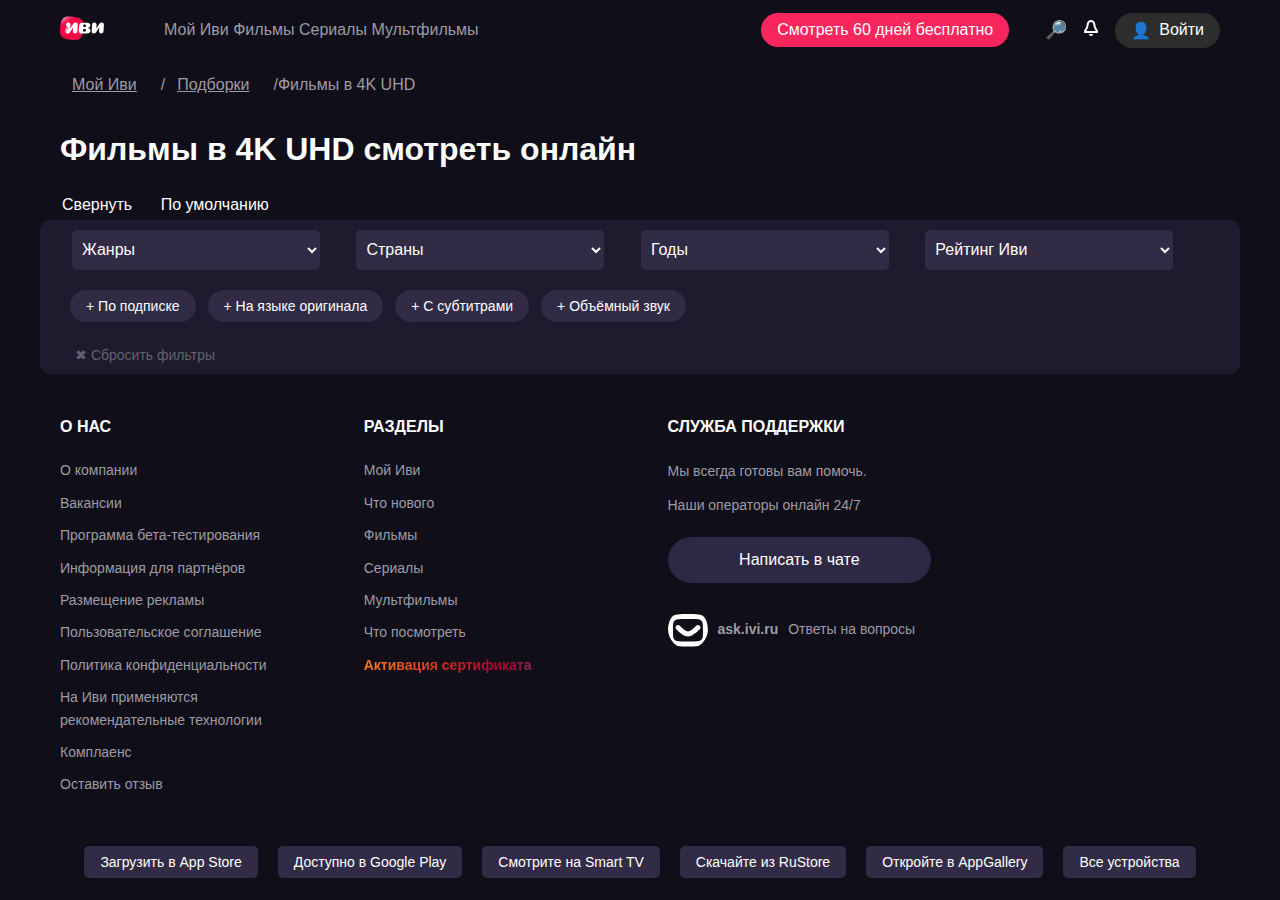
<file: MyHttpServer/MyHttpServer/public/Семестровка орис/index.html>
<!DOCTYPE html>
<html lang="en">
<head>
    <meta charset="UTF-8">
    <meta name="viewport" content="width=device-width, initial-scale=1.0">
    <title>Header</title>
    <style>
        body {
            margin: 0;
            font-family: Arial, sans-serif;
            color: #fff;
            background-color: #100e19;
            max-width: 1200px;
            margin: 0 auto;
            width: 100%;
        }

        .red-button {
            background-color: #f9255d; /* Red color */
            color: #fff;
            padding: 8px 16px;
            font-size: 16px;
            border-radius: 20px;
            text-decoration: none;
            display: flex;
            align-items: center;
            margin-right: 20px; /* Space between the button and search icon */
            cursor: pointer;
        }

        .red-button:hover {
            background-color: #ff3333; /* Lighter red color when hovered */
        }

        .header {
            display: flex;
            justify-content: space-between;
            align-items: center;
            padding: 0 20px;
            background-color: #100e19;
            height: 60px;
        }

        .logo-nav {
            display: flex;
            align-items: center;
            gap: 20px;
        }

        .logo img {
            height: 32px;
            margin-right: 8px;
        }

        .logo span {
            font-size: 20px;
            font-weight: bold;
            color: #fff;
        }

        .nav a {
            text-decoration: none;
            color: #9d9ca4;
            font-size: 16px;
        }

        .nav a:hover {
            color: #fff;
        }

        .actions {
            display: flex;
            align-items: center;
            gap: 16px;
        }

        .actions .icon {
            color: #aaa;
            font-size: 18px;
            cursor: pointer;
        }

        .actions .icon:hover {
            color: #fff;
        }

        .login {
            display: flex;
            align-items: center;
            gap: 8px;
            padding: 8px 16px;
            background-color: #2d2d2d;
            border-radius: 20px;
            color: #fff;
            text-decoration: none;
            font-size: 16px;
        }

        .login:hover {
            background-color: #444;
        }

        .breadcrumb {
            display: flex;
            align-items: center;
            color: #9d9ca4;
            font-size: 16px;
            background-color: #100e19;
            padding: 10px 20px;
        }

        .breadcrumb a {
            text-decoration: underline;
            background-color: transparent;
        }

        .breadcrumb a:hover {
            background-color: transparent;
            color: #fff;
        }

        .button-container a.button:hover {
            background-color: transparent;
            color: red;
        }

        .breadcrumb a {
            text-decoration: none;
            color: #9d9ca4;
            margin-right: 12px;
            font-weight: normal;
        }

        .breadcrumb a:hover {
            color: #fff;
        }

        .button {
            display: inline-block;
            padding: 6px 12px;
            background-color: #100e19;
            color: #fff;
            font-size: 16px;
            border-radius: 5px;
            text-decoration: none;
            text-align: center;
        }

        .button:hover {
            background-color: #444;
        }

        .zagolovok {
            padding: 0px 20px;
        }

        .filters {
            background-color: #1f1b2e;
            color: #9d9ca4;
            padding: 10px 20px;
            display: block;
            border-radius: 10px;
            margin-bottom:20px;
        }

        .filters select {
            background-color: #312b45;
            color: #fff;
            border: none;
            border-radius: 5px;
            padding: 6px;
            font-size: 16px;
            width: 248px;
            height: 40px;
            margin-right: 20px;
        }

        .filters select:hover {
            background-color: #444;
        }

        .filters label {
            font-size: 16px;
            color: #9d9ca4;
            margin-right: 12px;
        }

        .button-container {
            padding: 0px 10px;
        }

        .passive-button {
            padding: 6px 12px;
            background-color: #2d2d2d;
            color: #fff;
            font-size: 16px;
            border-radius: 5px;
            text-align: center;
            margin-right: 10px;
        }

        .passive-button:hover {
            background-color: #444;
        }

        .button-row {
            display: flex;
            gap: 12px;
            margin-top: 10px;
            padding: 10px;
        }

        .filter-button {
            padding: 8px 16px;
            background-color: #312b45;  /* Новый цвет фона для кнопок */
            color: #fff;
            font-size: 14px;
            border-radius: 20px;
            text-decoration: none;
            text-align: center;
            cursor: pointer;
            display: inline-block;
        }

        .filter-button:hover {
            background-color: #444;  /* Подсветка при наведении */
        }
        /* CSS */
        .reset-filters {
            display: inline-block;
            margin-top: 15px; /* Отступ сверху */
            padding: 0px 15px;
            background-color: transparent; /* Прозрачный фон */
            color: #63616e; /* Белый текст */
            font-size: 14px; /* Размер шрифта */
            text-decoration: none; /* Убираем подчёркивание */
            text-align: center; /* Выравнивание текста */
            cursor: pointer; /* Указатель */
        }

        .reset-filters:hover {
            color: #ccc; /* Изменяем цвет текста при наведении */
        }
        
        /* CSS */
        .footer {
            background-color: #100e19; /* Фон футера совпадает с фоном сайта */
            color: #9d9ca4; /* Цвет текста */
            padding: 20px; /* Отступы вокруг футера */
            display: flex;
            justify-content: space-between; /* Колонки располагаются с равномерным распределением */
            max-width: 1200px; /* Максимальная ширина футера */
            margin: 0 auto; /* Центрируем футер */
        }

        .footer-columns {
            display: flex;
            gap: 40px; /* Расстояние между колонками */
        }

        .footer-column {
            display: flex;
            flex-direction: column; /* Элементы располагаются вертикально */
            gap: 10px; /* Расстояние между ссылками внутри колонки */
        }

        .footer-column .column-title {
            color: #fff; /* Белый цвет заголовка */
            font-weight: bold; /* Выделение жирным шрифтом */
            font-size: 16px; /* Размер текста немного больше для выделения */
            margin-bottom: 8px; /* Отступ между заголовком и остальными ссылками */
            text-transform: uppercase; /* Преобразование текста в заглавные буквы (если нужно) */
            text-decoration: none; /* Убираем подчеркивание */
            cursor: default; /* Убираем интерактивность */
        }


        .footer-column a {
            text-decoration: none; /* Убираем подчёркивание */
            color: #9d9ca4; /* Цвет ссылок */
            font-size: 14px; /* Размер шрифта */
            line-height: 1.6; /* Высота строки для читабельности */
        }

        .footer-column a:hover {
            color: #fff; /* Цвет ссылок при наведении */
            text-decoration: underline; /* Добавляем подчёркивание при наведении */
        }

        /* Градиент для текста */
        .gradient-text {
            font-weight: bold;
            background: linear-gradient(90deg, #ff7a18, #af002d, #319197);
            -webkit-background-clip: text;
            -webkit-text-fill-color: transparent;
            text-decoration: none;
            font-size: 14px;
        }

        .gradient-text:hover {
            -webkit-text-fill-color: #fff; /* Белый цвет текста при наведении */
        }

        .footer-column {
            flex: 1;
            min-width: 200px;
        }

        .footer-column .column-title {
            color: #fff; /* Белее для заголовков */
            font-weight: bold;
            font-size: 16px;
            text-decoration: none;
            display: block;
            margin-bottom: 10px;
        }

        .footer-column p {
            margin: 4px 0;
            font-size: 14px;
            color: #9d9ca4;
        }

        .footer-column .support-button {
            display: inline-block;
            padding: 10px 20px;
            background-color: #2e2844;
            color: #fff;
            text-align: center;
            text-decoration: none;
            border-radius: 25px; /* Закругленные края */
            margin-top: 10px;
            font-size: 16px;
        }

        .footer-column .support-button:hover {
            background-color: #444; /* Подсветка при наведении */
        }

        .ask-section {
            display: flex;
            align-items: center;
            gap: 10px;
            margin-top: 16px;
        }

        .ask-photo {
            width: 40px;
            height: 40px;
            border-radius: 50%;
        }

        .ask-link {
            color: #fff;
            text-decoration: none;
            font-size: 16px;
            font-weight: bold;
        }

        .ask-link:hover {
            text-decoration: underline; /* Подчеркивание при наведении */
        }

        .ask-section p {
            margin: 0;
            font-size: 14px;
            color: #9d9ca4;
        }
        .download-links {
            display: flex;
            gap: 20px;
            justify-content: center; /* Centers the links */
            margin-top: 30px; /* Add some space at the top */
        }

        .download-link {
            text-decoration: none;
            color: #fff;
            font-size: 14px;
            background-color: #312b45; /* A background color for the links */
            padding: 8px 16px;
            border-radius: 5px;
        }

        .download-link:hover {
            background-color: #444; /* Highlighting the link on hover */
        }


        .movie-card{
            text-align:center;
            margin:10px;
        }




    </style>
</head>
<body>
    <section class="header">
        <div class="logo-nav">
            <div class="logo">
                <img src="img/reposition_iviLogoPlateRounded.svg" alt="Logo">
            </div>
            <nav class="nav" style="margin: 32px;">
                <a href="#">Мой Иви</a>
                <a href="#">Фильмы</a>
                <a href="#">Сериалы</a>
                <a href="#">Мультфильмы</a>
            </nav>
        </div>
        <div class="actions">
            <!-- New red button -->
            <a href="#" class="red-button">Смотреть 60 дней бесплатно</a>
            <span class="icon">🔎</span>
            <span class="icon"><img src="img/kolok.png" alt="icon"></span>
            <a href="#" class="login">
                <span>👤</span>
                <span>Войти</span>
            </a>
        </div>
    </section>
    

    <div class="breadcrumb">
        <a href="#" class="button" style="text-decoration: underline;">Мой Иви</a>
        <span>/</span>
        <a href="#" class="button" style="text-decoration: underline;">Подборки</a>
        <span>/</span>
        <span>Фильмы в 4K UHD</span>
    </div>

    <div class="zagolovok">
        <h1>Фильмы в 4K UHD смотреть онлайн</h1>
    </div>

    <div class="button-container">
        <a href="#" class="button">Свернуть</a>
        <a href="#" class="button">По умолчанию</a>
    </div>

    <div class="filters">
        <label for="genre"></label>
        <select id="genre">
            <option value="action">Жанры</option>
        </select>
    
        <label for="country"></label>
        <select id="country">
            <option value="usa">Страны</option>
        </select>
    
        <label for="year"></label>
        <select id="year">
            <option value="2023">Годы</option>
        </select>
    
        <label for="rating"></label>
        <select id="rating">
            <option value="high">Рейтинг Иви</option>
        </select>
    
        <div class="button-row">
            <a href="#" class="filter-button">+ По подписке</a>
            <a href="#" class="filter-button">+ На языке оригинала</a>
            <a href="#" class="filter-button">+ С субтитрами</a>
            <a href="#" class="filter-button">+ Объёмный звук</a>
        </div>
        <!-- Кнопка сброса фильтров -->
        <a href="#" class="reset-filters">
            ✖ Сбросить фильтры
        </a>
    </div>
    
<div id="123"> </div>

<!-- HTML -->
<footer class="footer">
    <div class="footer-columns">
        <!-- Первая колонка -->
        <div class="footer-column">
            <a href="#" class="column-title">О нас</a>
            <a href="#">О компании</a>
            <a href="#">Вакансии</a>
            <a href="#">Программа бета-тестирования</a>
            <a href="#">Информация для партнёров</a>
            <a href="#">Размещение рекламы</a>
            <a href="#">Пользовательское соглашение</a>
            <a href="#">Политика конфиденциальности</a>
            <a href="#">На Иви применяются рекомендательные технологии</a>
            <a href="#">Комплаенс</a>
            <a href="#">Оставить отзыв</a>
        </div>
        <!-- Вторая колонка -->
        <div class="footer-column">
            <a href="#" class="column-title">Разделы</a>
            <a href="#">Мой Иви</a>
            <a href="#">Что нового</a>
            <a href="#">Фильмы</a>
            <a href="#">Сериалы</a>
            <a href="#">Мультфильмы</a>
            <a href="#">Что посмотреть</a>
            <a href="#" class="gradient-text">Активация сертификата</a>
        </div>
        <!-- Третья колонка -->
        <div class="footer-column">
            <a href="#" class="column-title">Служба поддержки</a>
            <p>Мы всегда готовы вам помочь.</p>
            <p>Наши операторы онлайн 24/7</p>
            <a href="#" class="support-button">Написать в чате</a>
            <div class="ask-section">
                <img src="img\email_16.svg" alt="Ваше фото" class="ask-photo">
                <a href="#" class="ask-link">ask.ivi.ru</a>
                <p>Ответы на вопросы</p>
            </div>
        </div>
    </div>

    
    
</footer>
<div class="download-links">
    <a href="#" class="download-link">Загрузить в App Store</a>
    <a href="#" class="download-link">Доступно в Google Play</a>
    <a href="#" class="download-link">Смотрите на Smart TV</a>
    <a href="#" class="download-link">Скачайте из RuStore</a>
    <a href="#" class="download-link">Откройте в AppGallery</a>
    <a href="#" class="download-link">Все устройства</a>
</div>

<script> 
    const catalog = document.getElementById('123');
    function loadMovies() {
            const xhr = new XMLHttpRequest();
            xhr.open('GET', 'movies/all', true); // Замените URL на ваш реальный эндпоинт

            xhr.onreadystatechange = function () {
                if (xhr.readyState === 4 && xhr.status === 200) {
                    const movieTemplates = JSON.parse(xhr.responseText);

                    movieTemplates.forEach(template => {
                        const card = document.createElement('div');
                        card.className = "movie-card";
                        card.method = "get";
                        card.action = "";
                        card.innerHTML = template;
                        catalog.appendChild(card);
                    });
                }
            };
            xhr.send();
        }
</script>
    
</body>
</html>
</file>
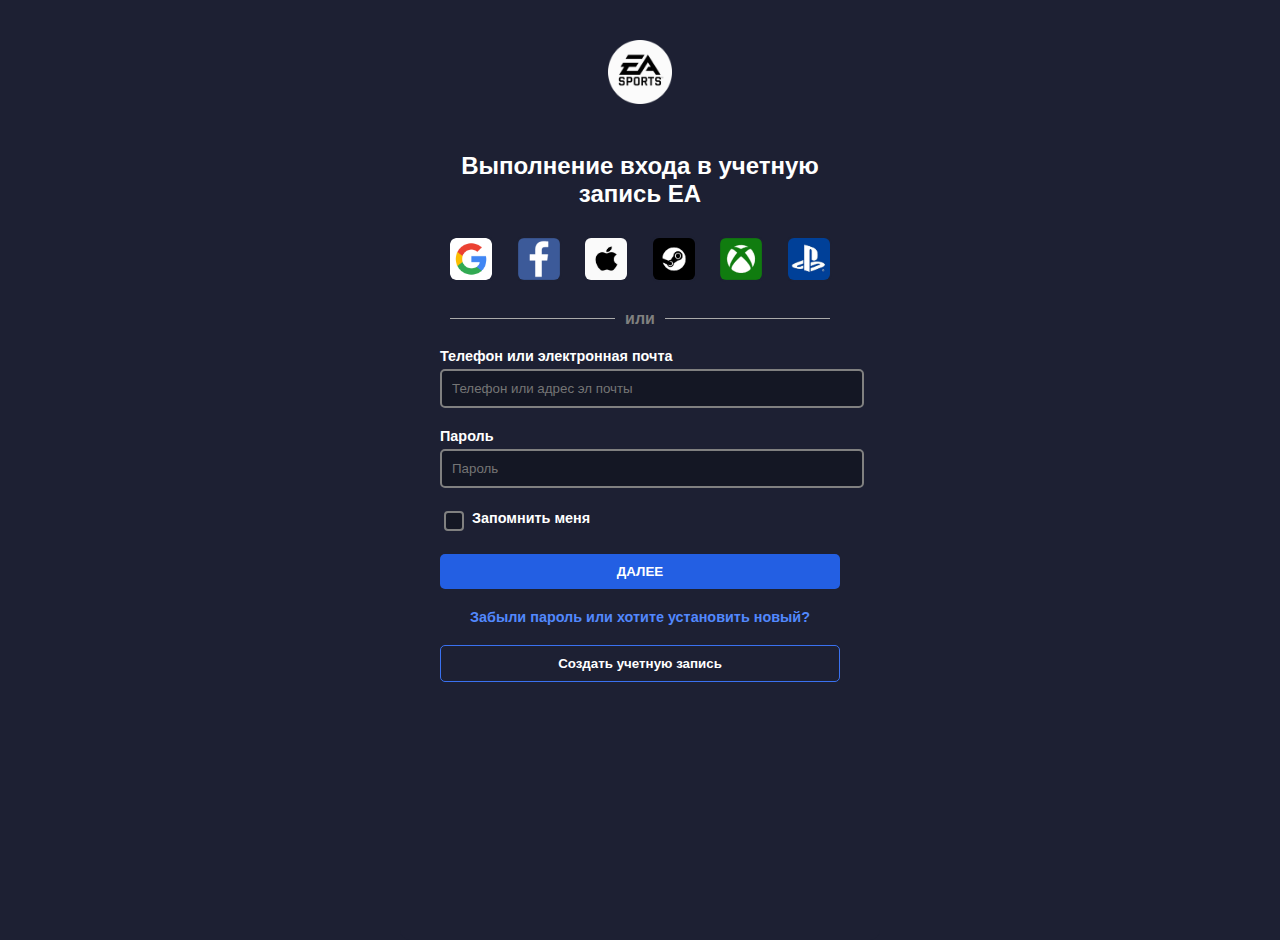
<file: MyHttpServer/MyORMLibrary.UnitTests/bin/Debug/net8.0/public/index.html>
<!DOCTYPE html>
<html lang="ru">
<head>
    <meta charset="UTF-8">
    <meta name="viewport" content="width=device-width, initial-scale=1.0">
    <title>Войти</title>
    <link rel="icon" type="image/png" href="images/favicon.png">
    <link rel="stylesheet" href="style.css">

</head>

<body>

    <div class="container">
        <img src="images/EAlogo.png" class="logo-img">
        <h2>Выполнение входа в учетную запись EA</h2>
        <div class="logo-social">
            <img src="images/google.png">
            <img src="images/facebook.png">
            <img src="images/apple-logo-1998.png">
            <img src="images/steam.png">
            <img src="images/xbox.png">
            <img src="images/playstation.png">
        </div>
        <div class="separator">или</div>
        <form action="/" method="post">
            <label>Телефон или электронная почта</label>
            <input name="Login" type="text" placeholder="Телефон или адрес эл почты" class="input-text">

            <label>Пароль</label>
            <input name="Password" type="text" placeholder="Пароль" class="input-text"/>
            <div class="remember-button">
                <input type="checkbox">
                <label>Запомнить меня</label>
            </div>
            <button type="submit" class="login-button">ДАЛЕЕ</button>
            <a href="#" class="forgot-password">Забыли пароль или хотите установить новый?</a>
            <button type="button" class="acc-button">Создать учетную запись</button>
        </form>
    </div>

</body>
</html>
</file>
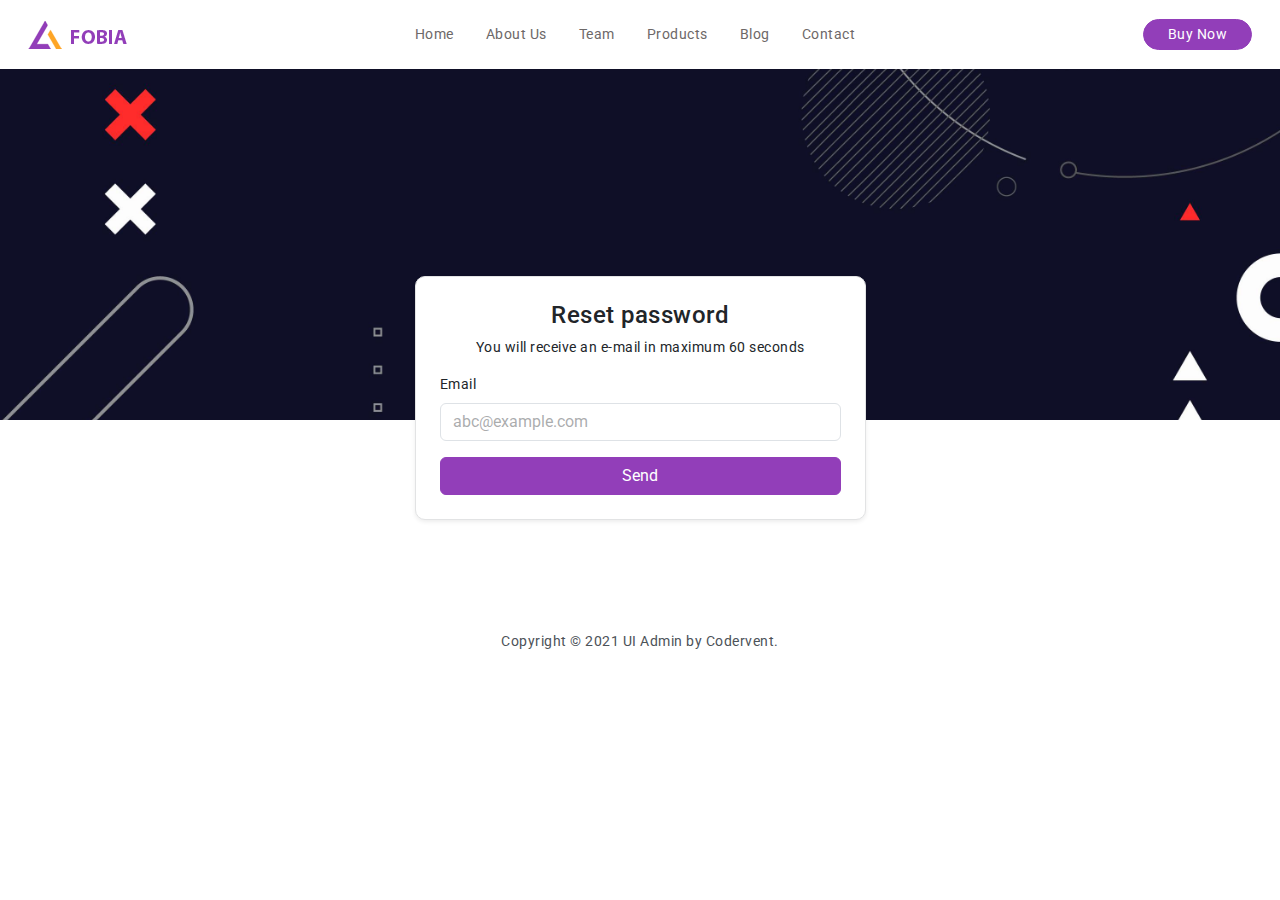
<file: MyHttpServer/MyHttpServer/public/ltr/authentication-reset-password-basic.html>
<!doctype html>
<html lang="en">

<head>
  <!-- Required meta tags -->
  <meta charset="utf-8">
  <meta name="viewport" content="width=device-width, initial-scale=1">

  <!-- loader-->
  <link href="assets/css/pace.min.css" rel="stylesheet" />
  <script src="assets/js/pace.min.js"></script>

  <!--plugins-->
  <link href="assets/plugins/perfect-scrollbar/css/perfect-scrollbar.css" rel="stylesheet" />

  <!-- CSS Files -->
  <link href="assets/css/bootstrap.min.css" rel="stylesheet">
  <link href="assets/css/bootstrap-extended.css" rel="stylesheet">
  <link href="assets/css/style.css" rel="stylesheet">
  <link href="assets/css/icons.css" rel="stylesheet">
  <link href="https://fonts.googleapis.com/css2?family=Roboto:wght@400;500&display=swap" rel="stylesheet">

  <title>Dashkote - Bootstrap5 Admin Template</title>
</head>

<body>

  <div class="login-bg-overlay au-reset-password-basic"></div>

  <!--start wrapper-->
  <div class="wrapper">
    <header>
      <nav class="navbar navbar-expand-lg navbar-light bg-white p-3">
        <div class="container-fluid">
          <a href="javascript:;"><img src="assets/images/logo-icon-3.png" alt="" /></a>
          <button class="navbar-toggler" type="button" data-bs-toggle="collapse"
            data-bs-target="#navbarSupportedContent" aria-controls="navbarSupportedContent" aria-expanded="false"
            aria-label="Toggle navigation">
            <span class="navbar-toggler-icon"></span>
          </button>
          <div class="collapse navbar-collapse" id="navbarSupportedContent">
            <ul class="navbar-nav mx-auto mb-2 mb-lg-0 gap-3 login-menu-2">
              <li class="nav-item">
                <a class="nav-link" href="javascript:;">Home</a>
              </li>
              <li class="nav-item">
                <a class="nav-link" href="javascript:;">About Us</a>
              </li>
              <li class="nav-item">
                <a class="nav-link" href="javascript:;">Team</a>
              </li>
              <li class="nav-item">
                <a class="nav-link" href="javascript:;">Products</a>
              </li>
              <li class="nav-item">
                <a class="nav-link" href="javascript:;">Blog</a>
              </li>
              <li class="nav-item">
                <a class="nav-link" href="javascript:;">Contact</a>
              </li>
            </ul>
            <form class="d-flex">
              <a href="javascript:;" class="btn btn-sm btn-primary px-4 radius-30">Buy Now</a>
            </form>
          </div>
        </div>
      </nav>
    </header>
    <div class="container">
      <div class="row">
        <div class="col-xl-5 col-lg-6 col-md-7 mx-auto">
          <div class="reset-passowrd">
            <div class="card radius-10 w-100 mt-8">
              <div class="card-body p-4">
                <div class="text-center">
                  <h4>Reset password</h4>
                  <p>You will receive an e-mail in maximum 60 seconds</p>
                </div>
                <form class="form-body row g-3">
                  <div class="col-12">
                    <label for="inputEmail" class="form-label">Email</label>
                    <input type="email" class="form-control" id="inputEmail" placeholder="abc@example.com">
                  </div>
                  <div class="col-12 col-lg-12">
                    <div class="d-grid">
                      <button type="button" class="btn btn-primary">Send</button>
                    </div>
                  </div>
                </form>
              </div>
            </div>
          </div>
        </div>
      </div>
    </div>
    <footer class="my-5">
      <div class="container">
        <div class="d-flex align-items-center gap-4 fs-5 justify-content-center social-login-footer">
          <a href="javascript:;">
            <ion-icon name="logo-twitter"></ion-icon>
          </a>
          <a href="javascript:;">
            <ion-icon name="logo-linkedin"></ion-icon>
          </a>
          <a href="javascript:;">
            <ion-icon name="logo-github"></ion-icon>
          </a>
          <a href="javascript:;">
            <ion-icon name="logo-facebook"></ion-icon>
          </a>
          <a href="javascript:;">
            <ion-icon name="logo-pinterest"></ion-icon>
          </a>
        </div>
        <div class="text-center">
          <p class="my-4">Copyright © 2021 UI Admin by Codervent.</p>
        </div>
      </div>
    </footer>
  </div>
  <!--end wrapper-->


  <script src="assets/js/bootstrap.bundle.min.js"></script>
</body>

</html>
</file>
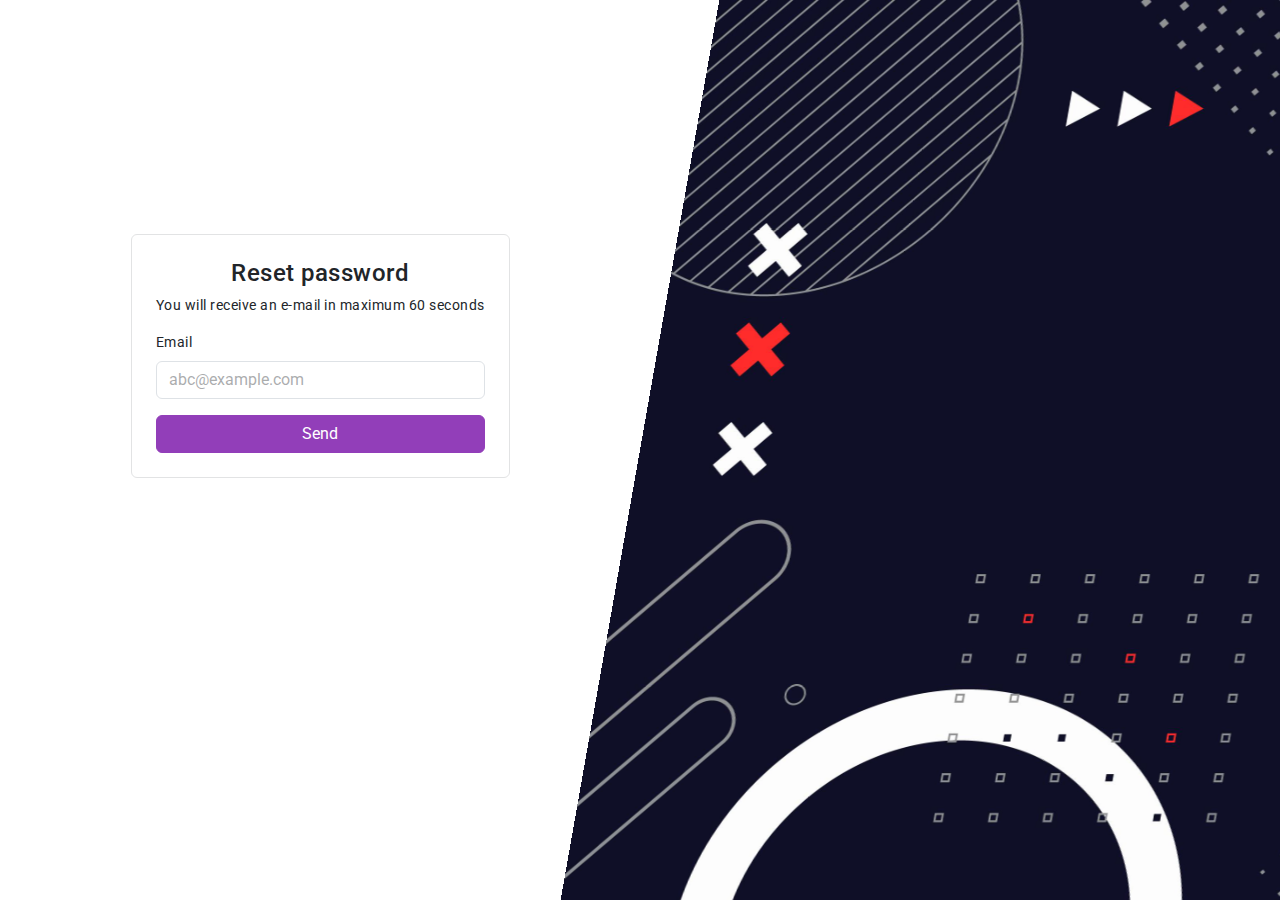
<file: MyHttpServer/MyHttpServer/public/ltr/authentication-reset-password-cover.html>
<!doctype html>
<html lang="en" class="light-theme">

<head>
  <!-- Required meta tags -->
  <meta charset="utf-8">
  <meta name="viewport" content="width=device-width, initial-scale=1">

  <!-- loader-->
  <link href="assets/css/pace.min.css" rel="stylesheet" />
  <script src="assets/js/pace.min.js"></script>

  <!--plugins-->
  <link href="assets/plugins/perfect-scrollbar/css/perfect-scrollbar.css" rel="stylesheet" />

  <!-- CSS Files -->
  <link href="assets/css/bootstrap.min.css" rel="stylesheet">
  <link href="assets/css/bootstrap-extended.css" rel="stylesheet">
  <link href="assets/css/style.css" rel="stylesheet">
  <link href="assets/css/icons.css" rel="stylesheet">
  <link href="https://fonts.googleapis.com/css2?family=Roboto:wght@400;500&display=swap" rel="stylesheet">

  <title>Fobia - Bootstrap5 Admin Template</title>
</head>

<body class="bg-white">

  <!--start wrapper-->
  <div class="wrapper">
    <div class="">
      <div class="row g-0 m-0">
        <div class="col-xl-6 col-lg-12">
          <div class="login-cover-wrapper">
            <div class="card shadow-none">
              <div class="card-body p-4">
                <div class="text-center">
                  <h4>Reset password</h4>
                  <p>You will receive an e-mail in maximum 60 seconds</p>
                </div>
                <form class="form-body row g-3">
                  <div class="col-12">
                    <label for="inputEmail" class="form-label">Email</label>
                    <input type="email" class="form-control" id="inputEmail" placeholder="abc@example.com">
                  </div>
                  <div class="col-12 col-lg-12">
                    <div class="d-grid">
                      <button type="button" class="btn btn-primary">Send</button>
                    </div>
                  </div>
                </form>
              </div>
            </div>
          </div>
        </div>
        <div class="col-xl-6 col-lg-12">
          <div class="position-fixed top-0 h-100 d-xl-block d-none login-cover-img au-reset-password-cover">
          </div>
        </div>
      </div>
      <!--end row-->
    </div>
  </div>
  <!--end wrapper-->


</body>

</html>
</file>
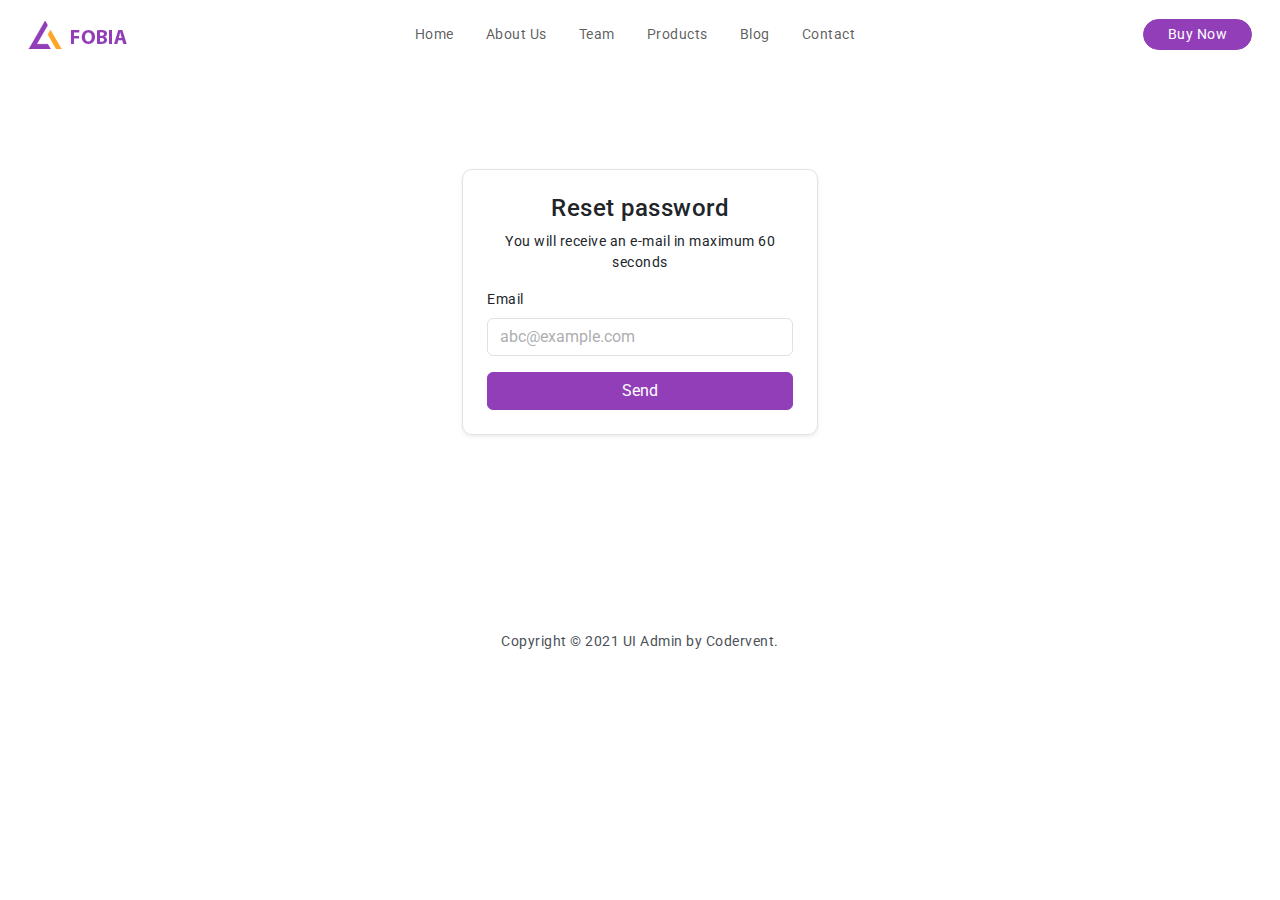
<file: MyHttpServer/MyHttpServer/public/ltr/authentication-reset-password-simple.html>
<!doctype html>
<html lang="en" class="light-theme">

<head>
  <!-- Required meta tags -->
  <meta charset="utf-8">
  <meta name="viewport" content="width=device-width, initial-scale=1">

  <!-- loader-->
  <link href="assets/css/pace.min.css" rel="stylesheet" />
  <script src="assets/js/pace.min.js"></script>

  <!--plugins-->
  <link href="assets/plugins/perfect-scrollbar/css/perfect-scrollbar.css" rel="stylesheet" />

  <!-- CSS Files -->
  <link href="assets/css/bootstrap.min.css" rel="stylesheet">
  <link href="assets/css/bootstrap-extended.css" rel="stylesheet">
  <link href="assets/css/style.css" rel="stylesheet">
  <link href="assets/css/icons.css" rel="stylesheet">
  <link href="https://fonts.googleapis.com/css2?family=Roboto:wght@400;500&display=swap" rel="stylesheet">

  <title>Fobia - Bootstrap5 Admin Template</title>
</head>

<body>

  <!--start wrapper-->
  <div class="wrapper">
    <header>
      <nav class="navbar navbar-expand-lg navbar-light bg-transparent p-3">
        <div class="container-fluid">
          <a href="javascript:;"><img src="assets/images/logo-icon-3.png" alt="" /></a>
          <button class="navbar-toggler" type="button" data-bs-toggle="collapse"
            data-bs-target="#navbarSupportedContent" aria-controls="navbarSupportedContent" aria-expanded="false"
            aria-label="Toggle navigation">
            <span class="navbar-toggler-icon"></span>
          </button>
          <div class="collapse navbar-collapse" id="navbarSupportedContent">
            <ul class="navbar-nav mx-auto mb-2 mb-lg-0 gap-3">
              <li class="nav-item">
                <a class="nav-link" href="javascript:;">Home</a>
              </li>
              <li class="nav-item">
                <a class="nav-link" href="javascript:;">About Us</a>
              </li>
              <li class="nav-item">
                <a class="nav-link" href="javascript:;">Team</a>
              </li>
              <li class="nav-item">
                <a class="nav-link" href="javascript:;">Products</a>
              </li>
              <li class="nav-item">
                <a class="nav-link" href="javascript:;">Blog</a>
              </li>
              <li class="nav-item">
                <a class="nav-link" href="javascript:;">Contact</a>
              </li>
            </ul>
            <form class="d-flex">
              <a href="javascript:;" class="btn btn-sm btn-primary px-4 radius-30">Buy Now</a>
            </form>
          </div>
        </div>
      </nav>
    </header>
    <div class="container">
      <div class="row">
        <div class="col-xl-4 col-lg-5 col-md-7 mx-auto">
          <div class="reset-passowrd">
            <div class="card radius-10 w-100">
              <div class="card-body p-4">
                <div class="text-center">
                  <h4>Reset password</h4>
                  <p>You will receive an e-mail in maximum 60 seconds</p>
                </div>
                <form class="form-body row g-3">
                  <div class="col-12">
                    <label for="inputEmail" class="form-label">Email</label>
                    <input type="email" class="form-control" id="inputEmail" placeholder="abc@example.com">
                  </div>
                  <div class="col-12 col-lg-12">
                    <div class="d-grid">
                      <button type="button" class="btn btn-primary">Send</button>
                    </div>
                  </div>
                </form>
              </div>
            </div>
          </div>
        </div>
      </div>
    </div>
    <footer class="my-5">
      <div class="container">
        <div class="d-flex align-items-center gap-4 fs-5 justify-content-center social-login-footer">
          <a href="javascript:;">
            <ion-icon name="logo-twitter"></ion-icon>
          </a>
          <a href="javascript:;">
            <ion-icon name="logo-linkedin"></ion-icon>
          </a>
          <a href="javascript:;">
            <ion-icon name="logo-github"></ion-icon>
          </a>
          <a href="javascript:;">
            <ion-icon name="logo-facebook"></ion-icon>
          </a>
          <a href="javascript:;">
            <ion-icon name="logo-pinterest"></ion-icon>
          </a>
        </div>
        <div class="text-center">
          <p class="my-4">Copyright © 2021 UI Admin by Codervent.</p>
        </div>
      </div>
    </footer>
  </div>
  <!--end wrapper-->



  <script src="assets/js/bootstrap.bundle.min.js"></script>

</body>

</html>
</file>
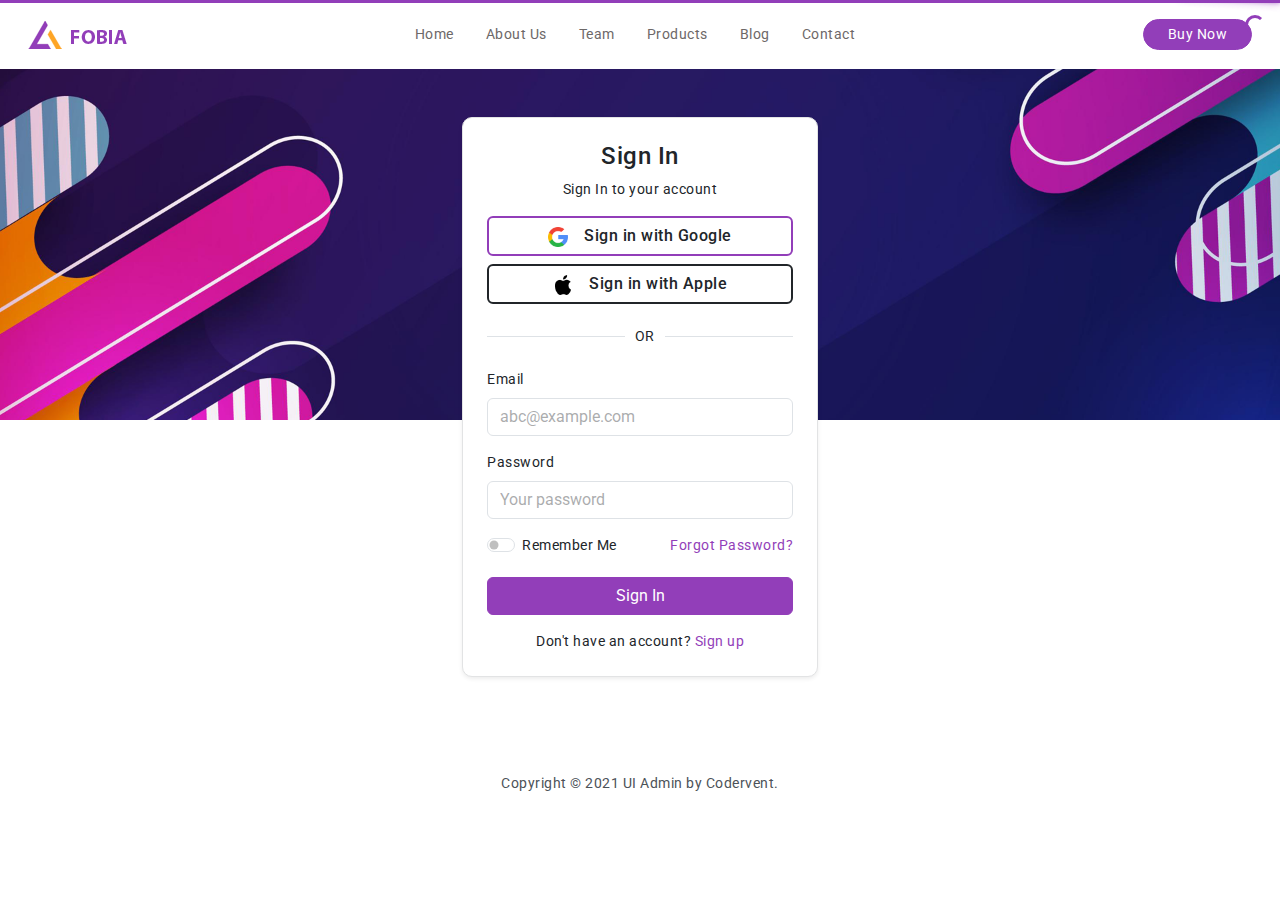
<file: MyHttpServer/MyHttpServer/public/ltr/authentication-sign-in-basic.html>
<!doctype html>
<html lang="en" class="light-theme">

<head>
  <!-- Required meta tags -->
  <meta charset="utf-8">
  <meta name="viewport" content="width=device-width, initial-scale=1">

  <!-- loader-->
  <link href="assets/css/pace.min.css" rel="stylesheet" />
  <script src="assets/js/pace.min.js"></script>

  <!--plugins-->
  <link href="assets/plugins/perfect-scrollbar/css/perfect-scrollbar.css" rel="stylesheet" />

  <!-- CSS Files -->
  <link href="assets/css/bootstrap.min.css" rel="stylesheet">
  <link href="assets/css/bootstrap-extended.css" rel="stylesheet">
  <link href="assets/css/style.css" rel="stylesheet">
  <link href="assets/css/icons.css" rel="stylesheet">
  <link href="https://fonts.googleapis.com/css2?family=Roboto:wght@400;500&display=swap" rel="stylesheet">

  <title>Fobia - Bootstrap5 Admin Template</title>
</head>

<body>

  <div class="login-bg-overlay au-sign-in-basic"></div>

  <!--start wrapper-->
  <div class="wrapper">
    <header>
      <nav class="navbar navbar-expand-lg navbar-light bg-white p-3">
        <div class="container-fluid">
          <a href="javascript:;"><img src="assets/images/logo-icon-3.png" alt="" /></a>
          <button class="navbar-toggler" type="button" data-bs-toggle="collapse"
            data-bs-target="#navbarSupportedContent" aria-controls="navbarSupportedContent" aria-expanded="false"
            aria-label="Toggle navigation">
            <span class="navbar-toggler-icon"></span>
          </button>
          <div class="collapse navbar-collapse" id="navbarSupportedContent">
            <ul class="navbar-nav mx-auto mb-2 mb-lg-0 gap-3 login-menu-2">
              <li class="nav-item">
                <a class="nav-link" href="javascript:;">Home</a>
              </li>
              <li class="nav-item">
                <a class="nav-link" href="javascript:;">About Us</a>
              </li>
              <li class="nav-item">
                <a class="nav-link" href="javascript:;">Team</a>
              </li>
              <li class="nav-item">
                <a class="nav-link" href="javascript:;">Products</a>
              </li>
              <li class="nav-item">
                <a class="nav-link" href="javascript:;">Blog</a>
              </li>
              <li class="nav-item">
                <a class="nav-link" href="javascript:;">Contact</a>
              </li>
            </ul>
            <form class="d-flex">
              <a href="javascript:;" class="btn btn-sm btn-primary px-4 radius-30">Buy Now</a>
            </form>
          </div>
        </div>
      </nav>
    </header>
    <div class="container">
      <div class="row">
        <div class="col-xl-4 col-lg-5 col-md-7 mx-auto mt-5">
          <div class="card radius-10">
            <div class="card-body p-4">
              <div class="text-center">
                <h4>Sign In</h4>
                <p>Sign In to your account</p>
              </div>
              <form class="form-body row g-3">
                <div class="col-12 col-lg-12">
                  <div class="d-grid gap-2">
                    <a href="javascript:;" class="btn border border-2 border-primary"><img
                        src="assets/images/icons/google.png" width="20" alt=""><span class="ms-3 fw-500">Sign in with
                        Google</span></a>
                    <a href="javascript:;" class="btn border border-2 border-dark"><img
                        src="assets/images/icons/apple-black-logo.png" width="20" alt=""><span class="ms-3 fw-500">Sign
                        in with Apple</span></a>
                  </div>
                </div>
                <div class="col-12 col-lg-12">
                  <div class="position-relative border-bottom my-3">
                    <div class="position-absolute seperator-2 translate-middle-y">OR</div>
                  </div>
                </div>
                <div class="col-12">
                  <label for="inputEmail" class="form-label">Email</label>
                  <input type="email" class="form-control" id="inputEmail" placeholder="abc@example.com">
                </div>
                <div class="col-12">
                  <label for="inputPassword" class="form-label">Password</label>
                  <input type="password" class="form-control" id="inputPassword" placeholder="Your password">
                </div>
                <div class="col-12 col-lg-6">
                  <div class="form-check form-switch">
                    <input class="form-check-input" type="checkbox" role="switch" id="flexSwitchCheckRemember">
                    <label class="form-check-label" for="flexSwitchCheckRemember">Remember Me</label>
                  </div>
                </div>
                <div class="col-12 col-lg-6 text-end">
                  <a href="authentication-reset-password-basic.html">Forgot Password?</a>
                </div>
                <div class="col-12 col-lg-12">
                  <div class="d-grid">
                    <button type="button" class="btn btn-primary">Sign In</button>
                  </div>
                </div>
                <div class="col-12 col-lg-12 text-center">
                  <p class="mb-0">Don't have an account? <a href="authentication-sign-up-basic.html">Sign up</a></p>
                </div>
              </form>
            </div>
          </div>
        </div>
      </div>
    </div>
    <footer class="my-5">
      <div class="container">
        <div class="d-flex align-items-center gap-4 fs-5 justify-content-center social-login-footer">
          <a href="javascript:;">
            <ion-icon name="logo-twitter"></ion-icon>
          </a>
          <a href="javascript:;">
            <ion-icon name="logo-linkedin"></ion-icon>
          </a>
          <a href="javascript:;">
            <ion-icon name="logo-github"></ion-icon>
          </a>
          <a href="javascript:;">
            <ion-icon name="logo-facebook"></ion-icon>
          </a>
          <a href="javascript:;">
            <ion-icon name="logo-pinterest"></ion-icon>
          </a>
        </div>
        <div class="text-center">
          <p class="my-4">Copyright © 2021 UI Admin by Codervent.</p>
        </div>
      </div>
    </footer>
  </div>
  <!--end wrapper-->



  <script src="assets/js/bootstrap.bundle.min.js"></script>
  
</body>

</html>
</file>
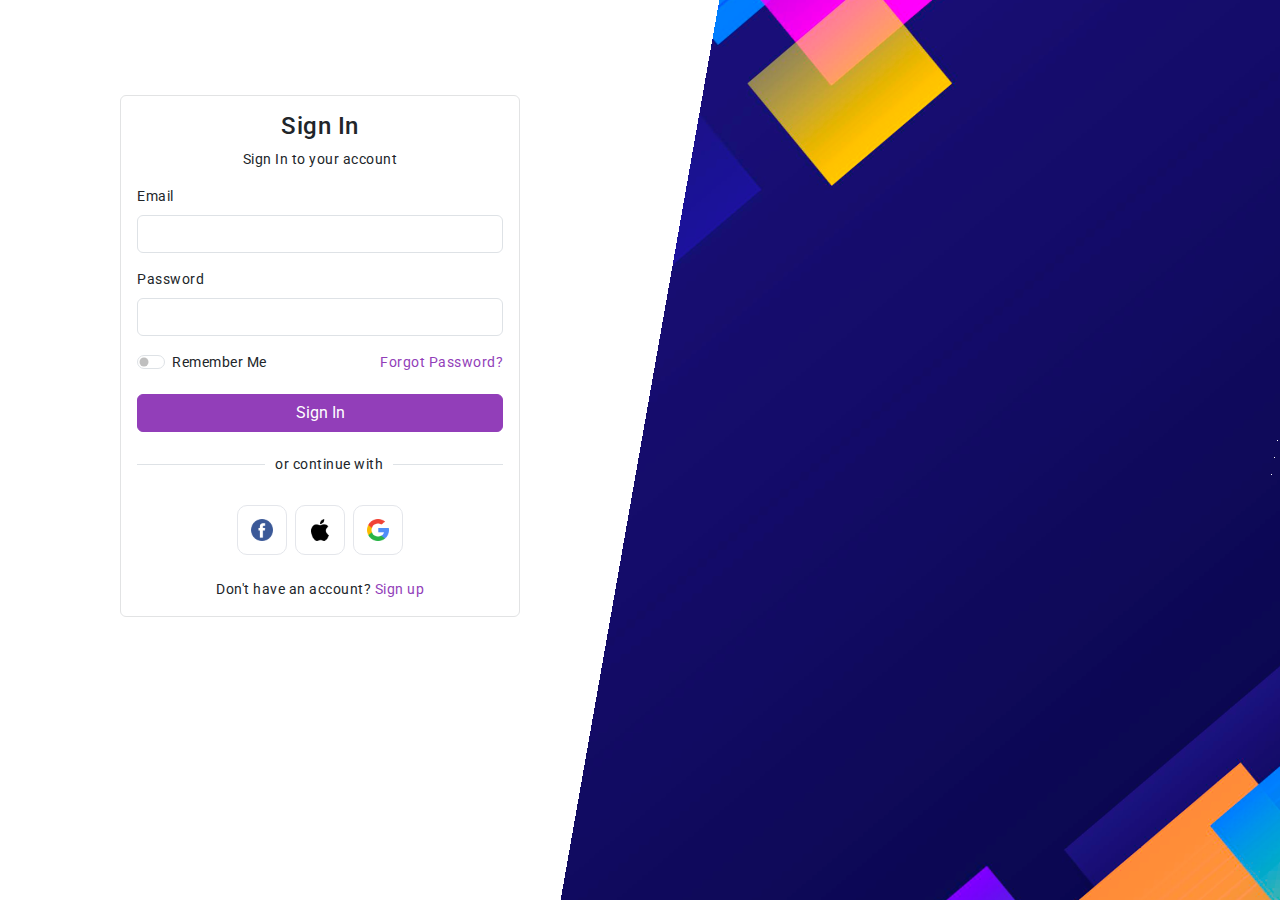
<file: MyHttpServer/MyHttpServer/public/ltr/authentication-sign-in-cover.html>
<!doctype html>
<html lang="en" class="light-theme">

<head>
  <!-- Required meta tags -->
  <meta charset="utf-8">
  <meta name="viewport" content="width=device-width, initial-scale=1">

  <!-- loader-->
  <link href="assets/css/pace.min.css" rel="stylesheet" />
  <script src="assets/js/pace.min.js"></script>

  <!--plugins-->
  <link href="assets/plugins/perfect-scrollbar/css/perfect-scrollbar.css" rel="stylesheet" />

  <!-- CSS Files -->
  <link href="assets/css/bootstrap.min.css" rel="stylesheet">
  <link href="assets/css/bootstrap-extended.css" rel="stylesheet">
  <link href="assets/css/style.css" rel="stylesheet">
  <link href="assets/css/icons.css" rel="stylesheet">
  <link href="https://fonts.googleapis.com/css2?family=Roboto:wght@400;500&display=swap" rel="stylesheet">

  <title>Fobia - Bootstrap5 Admin Template</title>
</head>

<body class="bg-white">

  <!--start wrapper-->
  <div class="wrapper">
    <div class="">
      <div class="row g-0 m-0">
        <div class="col-xl-6 col-lg-12">
          <div class="login-cover-wrapper">
            <div class="card shadow-none">
              <div class="card-body">
                <div class="text-center">
                  <h4>Sign In</h4>
                  <p>Sign In to your account</p>
                </div>
                <form class="form-body row g-3">
                  <div class="col-12">
                    <label for="inputEmail" class="form-label">Email</label>
                    <input type="email" class="form-control" id="inputEmail">
                  </div>
                  <div class="col-12">
                    <label for="inputPassword" class="form-label">Password</label>
                    <input type="password" class="form-control" id="inputPassword">
                  </div>
                  <div class="col-12 col-lg-6">
                    <div class="form-check form-switch">
                      <input class="form-check-input" type="checkbox" role="switch" id="flexSwitchCheckRemember">
                      <label class="form-check-label" for="flexSwitchCheckRemember">Remember Me</label>
                    </div>
                  </div>
                  <div class="col-12 col-lg-6 text-end">
                    <a href="authentication-reset-password-cover.html">Forgot Password?</a>
                  </div>
                  <div class="col-12 col-lg-12">
                    <div class="d-grid">
                      <button type="button" class="btn btn-primary">Sign In</button>
                    </div>
                  </div>
                  <div class="col-12 col-lg-12">
                    <div class="position-relative border-bottom my-3">
                      <div class="position-absolute seperator translate-middle-y">or continue with</div>
                    </div>
                  </div>
                  <div class="col-12 col-lg-12">
                    <div class="social-login d-flex flex-row align-items-center justify-content-center gap-2 my-2">
                      <a href="javascript:;" class=""><img src="assets/images/icons/facebook.png" alt=""></a>
                      <a href="javascript:;" class=""><img src="assets/images/icons/apple-black-logo.png" alt=""></a>
                      <a href="javascript:;" class=""><img src="assets/images/icons/google.png" alt=""></a>
                    </div>
                  </div>
                  <div class="col-12 col-lg-12 text-center">
                    <p class="mb-0">Don't have an account? <a href="authentication-sign-up-cover.html">Sign up</a></p>
                  </div>
                </form>
              </div>
            </div>
          </div>
        </div>
        <div class="col-xl-6 col-lg-12">
          <div class="position-fixed top-0 h-100 d-xl-block d-none login-cover-img">
          </div>
        </div>
      </div>
      <!--end row-->
    </div>
  </div>
  <!--end wrapper-->


</body>

</html>
</file>
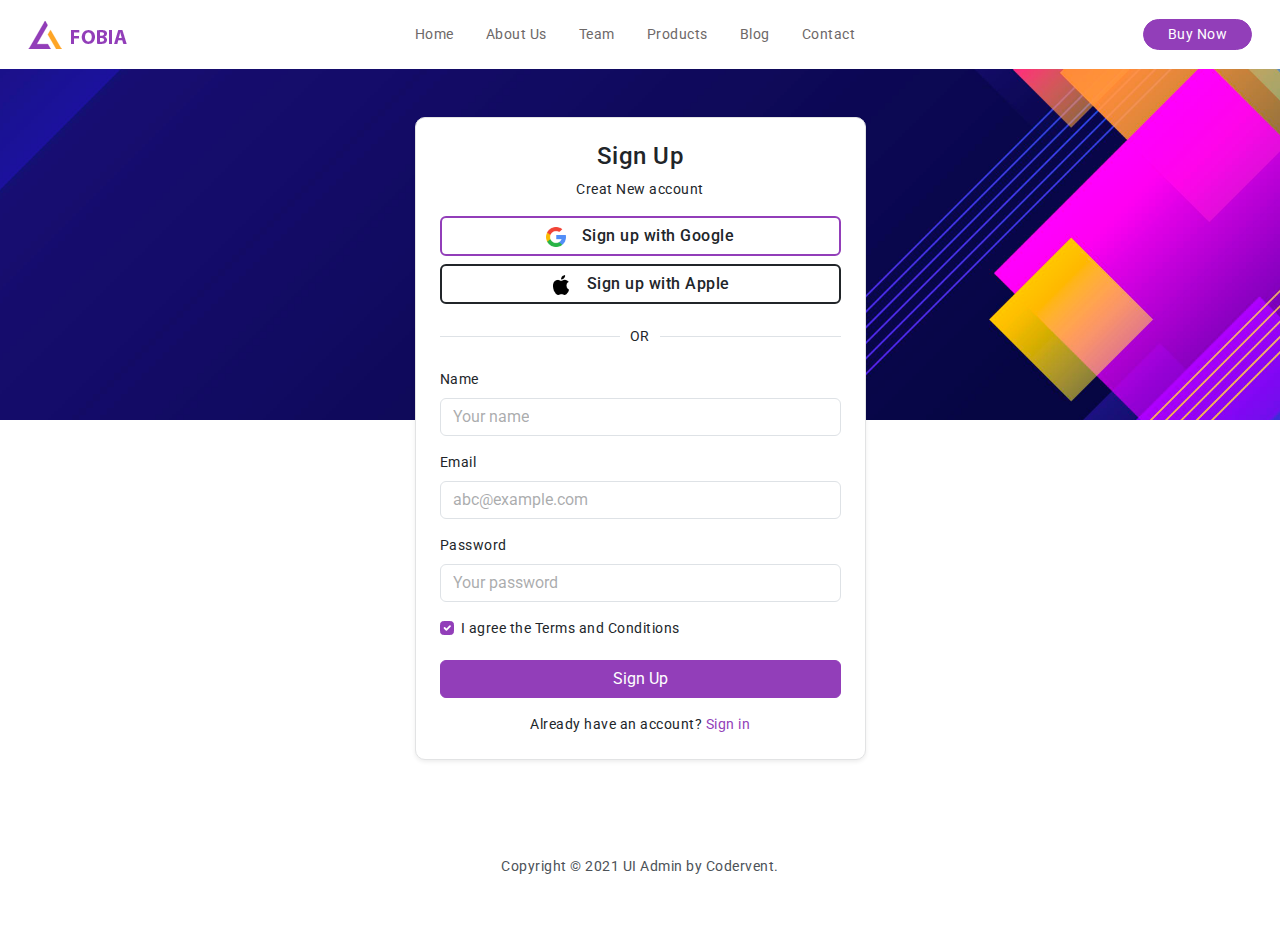
<file: MyHttpServer/MyHttpServer/public/ltr/authentication-sign-up-basic.html>
<!doctype html>
<html lang="en" class="light-theme">

<head>
  <!-- Required meta tags -->
  <meta charset="utf-8">
  <meta name="viewport" content="width=device-width, initial-scale=1">

  <!-- loader-->
  <link href="assets/css/pace.min.css" rel="stylesheet" />
  <script src="assets/js/pace.min.js"></script>

  <!--plugins-->
  <link href="assets/plugins/perfect-scrollbar/css/perfect-scrollbar.css" rel="stylesheet" />

  <!-- CSS Files -->
  <link href="assets/css/bootstrap.min.css" rel="stylesheet">
  <link href="assets/css/bootstrap-extended.css" rel="stylesheet">
  <link href="assets/css/style.css" rel="stylesheet">
  <link href="assets/css/icons.css" rel="stylesheet">
  <link href="https://fonts.googleapis.com/css2?family=Roboto:wght@400;500&display=swap" rel="stylesheet">

  <title>Fobia - Bootstrap5 Admin Template</title>
</head>

<body>

  <div class="login-bg-overlay au-sign-up-basic"></div>

  <!--start wrapper-->
  <div class="wrapper">
    <header>
      <nav class="navbar navbar-expand-lg navbar-light bg-white p-3">
        <div class="container-fluid">
          <a href="javascript:;"><img src="assets/images/logo-icon-3.png" alt="" /></a>
          <button class="navbar-toggler" type="button" data-bs-toggle="collapse"
            data-bs-target="#navbarSupportedContent" aria-controls="navbarSupportedContent" aria-expanded="false"
            aria-label="Toggle navigation">
            <span class="navbar-toggler-icon"></span>
          </button>
          <div class="collapse navbar-collapse" id="navbarSupportedContent">
            <ul class="navbar-nav mx-auto mb-2 mb-lg-0 gap-3 login-menu-2">
              <li class="nav-item">
                <a class="nav-link" href="javascript:;">Home</a>
              </li>
              <li class="nav-item">
                <a class="nav-link" href="javascript:;">About Us</a>
              </li>
              <li class="nav-item">
                <a class="nav-link" href="javascript:;">Team</a>
              </li>
              <li class="nav-item">
                <a class="nav-link" href="javascript:;">Products</a>
              </li>
              <li class="nav-item">
                <a class="nav-link" href="javascript:;">Blog</a>
              </li>
              <li class="nav-item">
                <a class="nav-link" href="javascript:;">Contact</a>
              </li>
            </ul>
            <form class="d-flex">
              <a href="javascript:;" class="btn btn-sm btn-primary px-4 radius-30">Buy Now</a>
            </form>
          </div>
        </div>
      </nav>
    </header>
    <div class="container">
      <div class="row">
        <div class="col-xl-5 col-lg-6 col-md-7 mx-auto mt-5">
          <div class="card radius-10">
            <div class="card-body p-4">
              <div class="text-center">
                <h4>Sign Up</h4>
                <p>Creat New account</p>
              </div>
              <form class="form-body row g-3">
                <div class="col-12 col-lg-12">
                  <div class="d-grid gap-2">
                    <a href="javascript:;" class="btn border border-2 border-primary"><img
                        src="assets/images/icons/google.png" width="20" alt=""><span class="ms-3 fw-500">Sign up with
                        Google</span></a>
                    <a href="javascript:;" class="btn border border-2 border-dark"><img
                        src="assets/images/icons/apple-black-logo.png" width="20" alt=""><span class="ms-3 fw-500">Sign
                        up with Apple</span></a>
                  </div>
                </div>
                <div class="col-12 col-lg-12">
                  <div class="position-relative border-bottom my-3">
                    <div class="position-absolute seperator-2 translate-middle-y">OR</div>
                  </div>
                </div>
                <div class="col-12">
                  <label for="inputName" class="form-label">Name</label>
                  <input type="text" class="form-control" id="inputName" placeholder="Your name">
                </div>
                <div class="col-12">
                  <label for="inputEmail" class="form-label">Email</label>
                  <input type="email" class="form-control" id="inputEmail" placeholder="abc@example.com">
                </div>
                <div class="col-12">
                  <label for="inputPassword" class="form-label">Password</label>
                  <input type="password" class="form-control" id="inputPassword" placeholder="Your password">
                </div>
                <div class="col-12 col-lg-12">
                  <div class="form-check">
                    <input class="form-check-input" type="checkbox" value="" id="flexCheckChecked" checked>
                    <label class="form-check-label" for="flexCheckChecked">
                      I agree the Terms and Conditions
                    </label>
                  </div>
                </div>
                <div class="col-12 col-lg-12">
                  <div class="d-grid">
                    <button type="button" class="btn btn-primary">Sign Up</button>
                  </div>
                </div>
                <div class="col-12 col-lg-12 text-center">
                  <p class="mb-0">Already have an account? <a href="authentication-sign-in-basic.html">Sign in</a></p>
                </div>
              </form>
            </div>
          </div>
        </div>
      </div>
    </div>
    <footer class="my-5">
      <div class="container">
        <div class="d-flex align-items-center gap-4 fs-5 justify-content-center social-login-footer">
          <a href="javascript:;">
            <ion-icon name="logo-twitter"></ion-icon>
          </a>
          <a href="javascript:;">
            <ion-icon name="logo-linkedin"></ion-icon>
          </a>
          <a href="javascript:;">
            <ion-icon name="logo-github"></ion-icon>
          </a>
          <a href="javascript:;">
            <ion-icon name="logo-facebook"></ion-icon>
          </a>
          <a href="javascript:;">
            <ion-icon name="logo-pinterest"></ion-icon>
          </a>
        </div>
        <div class="text-center">
          <p class="my-4">Copyright © 2021 UI Admin by Codervent.</p>
        </div>
      </div>
    </footer>
  </div>
  <!--end wrapper-->


  <script src="assets/js/bootstrap.bundle.min.js"></script>

</body>

</html>
</file>
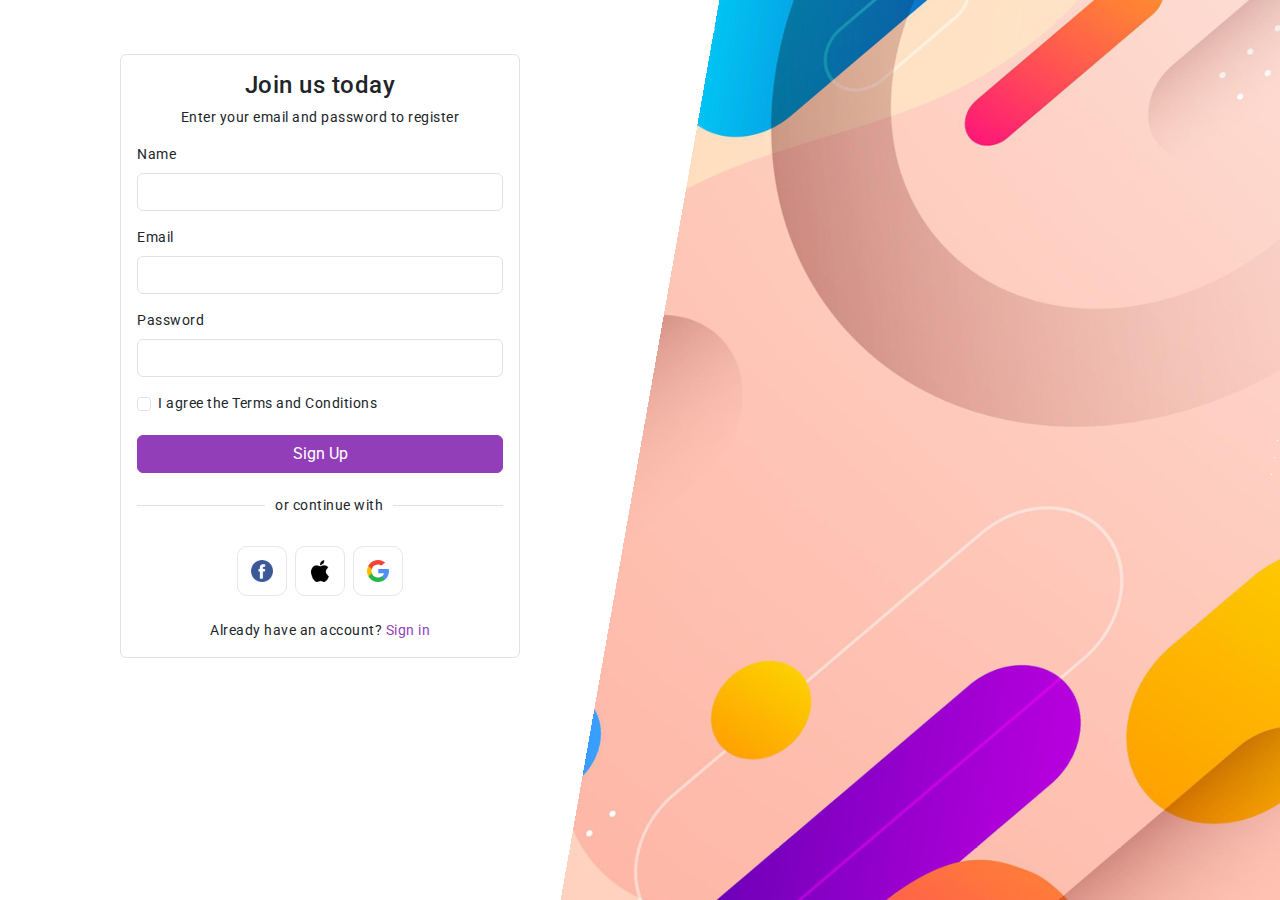
<file: MyHttpServer/MyHttpServer/public/ltr/authentication-sign-up-cover.html>
<!doctype html>
<html lang="en" class="light-theme">

<head>
  <!-- Required meta tags -->
  <meta charset="utf-8">
  <meta name="viewport" content="width=device-width, initial-scale=1">

  <!-- loader-->
  <link href="assets/css/pace.min.css" rel="stylesheet" />
  <script src="assets/js/pace.min.js"></script>

  <!--plugins-->
  <link href="assets/plugins/perfect-scrollbar/css/perfect-scrollbar.css" rel="stylesheet" />

  <!-- CSS Files -->
  <link href="assets/css/bootstrap.min.css" rel="stylesheet">
  <link href="assets/css/bootstrap-extended.css" rel="stylesheet">
  <link href="assets/css/style.css" rel="stylesheet">
  <link href="assets/css/icons.css" rel="stylesheet">
  <link href="https://fonts.googleapis.com/css2?family=Roboto:wght@400;500&display=swap" rel="stylesheet">

  <title>Fobia - Bootstrap5 Admin Template</title>
</head>

<body>

  <!--start wrapper-->
  <div class="wrapper">
    <div class="">
      <div class="row g-0 m-0">
        <div class="col-xl-6 col-lg-12">
          <div class="login-cover-wrapper">
            <div class="card shadow-none">
              <div class="card-body">
                <div class="text-center">
                  <h4>Join us today</h4>
                  <p>Enter your email and password to register</p>
                </div>
                <form class="form-body row g-3">
                  <div class="col-12">
                    <label for="inputName" class="form-label">Name</label>
                    <input type="text" class="form-control" id="inputName">
                  </div>
                  <div class="col-12">
                    <label for="inputEmail" class="form-label">Email</label>
                    <input type="email" class="form-control" id="inputEmail">
                  </div>
                  <div class="col-12">
                    <label for="inputPassword" class="form-label">Password</label>
                    <input type="password" class="form-control" id="inputPassword">
                  </div>
                  <div class="col-12 col-lg-12">
                    <div class="form-check">
                      <input class="form-check-input" type="checkbox" value="" id="flexCheckChecked">
                      <label class="form-check-label" for="flexCheckChecked">
                        I agree the Terms and Conditions
                      </label>
                    </div>
                  </div>
                  <div class="col-12 col-lg-12">
                    <div class="d-grid">
                      <button type="button" class="btn btn-primary">Sign Up</button>
                    </div>
                  </div>
                  <div class="col-12 col-lg-12">
                    <div class="position-relative border-bottom my-3">
                      <div class="position-absolute seperator translate-middle-y">or continue with</div>
                    </div>
                  </div>
                  <div class="col-12 col-lg-12">
                    <div class="social-login d-flex flex-row align-items-center justify-content-center gap-2 my-2">
                      <a href="javascript:;" class=""><img src="assets/images/icons/facebook.png" alt=""></a>
                      <a href="javascript:;" class=""><img src="assets/images/icons/apple-black-logo.png" alt=""></a>
                      <a href="javascript:;" class=""><img src="assets/images/icons/google.png" alt=""></a>
                    </div>
                  </div>
                  <div class="col-12 col-lg-12 text-center">
                    <p class="mb-0">Already have an account? <a href="authentication-sign-in-cover.html">Sign in</a></p>
                  </div>
                </form>
              </div>
            </div>
          </div>
        </div>
        <div class="col-xl-6 col-lg-12">
          <div class="position-fixed top-0 h-100 d-xl-block d-none register-cover-img">
          </div>
        </div>
      </div>
      <!--end row-->
    </div>
  </div>
  <!--end wrapper-->


</body>

</html>
</file>
<file: MyHttpServer/MyORMLibrary.UnitTests/bin/Debug/net8.0/public/style.css>
body {
    background-color: #1d2033;
    color: #fff;
    font-family: Electronic Arts Text,-apple-system,Roboto,Helvetica,sans-serif;
    display: flex;
    justify-content: center;
    align-items: center;
    height: 100vh;
    margin: 0;
    font-weight: bold; 
}

.container {
    text-align: center;
    justify-content: center;
    align-items: flex-start;
    height: 100vh;
    padding-top: 80px;
    padding-left: 40px;
    padding-right: 40px;
    background-color: #1d2033;
    border-radius: 10px;
    text-align: center;
    width: 400px;
}
.box {
    background-color: #1d2033;
    padding: 40px;
    border-radius: 10px;
    text-align: center;
    width: 400px;
}

.separator {
    display: flex;
    align-items: center;
    text-align: center;
    margin: 20px 0;
    color: gray;
  }

.separator::before,
.separator::after {
    content: "";
    flex: 1;
    border-bottom: 1px solid #aaa;
    margin: 0 10px;
}


.logo-img{
    height: 64px;
    width: 64px;
    margin: 0px 168px 24px;
}


h2 {
    margin-bottom: 20px;
    font-weight: bold;
}

.logo-social {
    display: flex;
    justify-content: space-between;
    margin-bottom: 20px;
}

.logo-social img {
    height: 42px;
    width: 42px;
    margin: 8px;
    padding: 0px;
    border-radius: 8px;
    outline: 0;
    transition: transform scale(0.96);
    border: solid 2px #1D2033;
}

label {
    display: block;
    text-align: left;
    margin-bottom: 5px;
    font-size: 0.9em;
}

input[type="text"] {
    width: 100%;
    padding: 10px;
    margin-bottom: 20px;
    border: none;
    border-radius: 5px;
    color: white;
}

.login-button {
    width: 100%;
    padding: 10px;
    background-color: #235fe3;
    border: none;
    color: white;
    border-radius: 5px;
    cursor: pointer;
    margin-bottom: 20px;
    font-weight: bold; 
}

.forgot-password {
    display: block;
    color: #5288FD;
    margin-bottom: 20px;
    text-decoration: none;
    font-size: 0.9em;
}

.forgot-password:hover{
    text-decoration: underline
}

.acc-button {
    width: 100%;
    padding: 10px;
    background-color: transparent;
    border: 1px solid #3a71f0;
    color: white;
    border-radius: 5px;
    cursor: pointer;
    font-weight: bold; 
}

.input-text{
    background-color: #141724;
    padding: 0px 10px 0px 12px;
    border-radius: 4px;
    border: 2px solid gray !important;
}

.remember-button {
    display: flex;
    align-items: center;
    margin-bottom: 20px;
}

.remember-button input {
    margin-right: 8px;
    width: 20px;
    height: 20px;
    border: 2px solid gray;
    background-color: #141724;
    appearance: none;
    border-radius: 4px;
}

.remember-button input:checked {
    background-color: blue; 
    border-color: gray; 
}

.remember-button input:hover {
    border-color: gray; 
}
</file>
<file: MyHttpServer/MyHttpServer/public/ltr/assets/plugins/perfect-scrollbar/css/perfect-scrollbar.css>
.ps{overflow:hidden!important;overflow-anchor:none;-ms-overflow-style:none;touch-action:auto;-ms-touch-action:auto}.ps__rail-x{display:none;opacity:0;transition:background-color .2s linear,opacity .2s linear;-webkit-transition:background-color .2s linear,opacity .2s linear;height:15px;bottom:0;position:absolute}.ps__rail-y{display:none;opacity:0;transition:background-color .2s linear,opacity .2s linear;-webkit-transition:background-color .2s linear,opacity .2s linear;width:15px;right:0;position:absolute}.ps--active-x>.ps__rail-x,.ps--active-y>.ps__rail-y{display:block;background-color:transparent}.ps--focus>.ps__rail-x,.ps--focus>.ps__rail-y,.ps--scrolling-x>.ps__rail-x,.ps--scrolling-y>.ps__rail-y,.ps:hover>.ps__rail-x,.ps:hover>.ps__rail-y{opacity:.6}.ps .ps__rail-x.ps--clicking,.ps .ps__rail-x:focus,.ps .ps__rail-x:hover,.ps .ps__rail-y.ps--clicking,.ps .ps__rail-y:focus,.ps .ps__rail-y:hover{background-color:#eee;opacity:.9}.ps__thumb-x{background-color:#aaa;border-radius:6px;transition:background-color .2s linear,height .2s ease-in-out;-webkit-transition:background-color .2s linear,height .2s ease-in-out;height:6px;bottom:2px;position:absolute}.ps__thumb-y{background-color:#aaa;border-radius:6px;transition:background-color .2s linear,width .2s ease-in-out;-webkit-transition:background-color .2s linear,width .2s ease-in-out;width:6px;right:2px;position:absolute}.ps__rail-x.ps--clicking .ps__thumb-x,.ps__rail-x:focus>.ps__thumb-x,.ps__rail-x:hover>.ps__thumb-x{background-color:#999;height:11px}.ps__rail-y.ps--clicking .ps__thumb-y,.ps__rail-y:focus>.ps__thumb-y,.ps__rail-y:hover>.ps__thumb-y{background-color:#999;width:11px}@supports (-ms-overflow-style:none){.ps{overflow:auto!important}}@media screen and (-ms-high-contrast:active),(-ms-high-contrast:none){.ps{overflow:auto!important}}
</file>
<file: MyHttpServer/MyHttpServer/public/ltr/assets/css/style.css>
/*
Template Name: Fobia Admin
Author: codervent
File: style.css
*/


/* 
- General
- Mini Sidebar
- Submenu Wrapper
- Top Header
- Footer
- Utilities
- swicther
- eCommerce
- Order Tracking
- Responsive
- swicther
- Responsive

 */




/* Genral */

body {
    color: #4c5258;
    font-size: 14px;
    letter-spacing: .5px;
    background-color: #ffffff;
    overflow-x: hidden;
    font-family: Roboto, sans-serif;
}

a {
    color: #923eb9;
    text-decoration: none;
}

ion-icon {
    vertical-align: middle;
}

::placeholder {
    opacity: 0.5 !important;
}

.wrapper {
    position: relative;
    width: 100%;
    height: auto;
}

.wrapper .page-content-wrapper {

    margin-left: 260px;
    margin-top: 65px;
    padding-bottom: 20px;
    transition: .3s all;

}


.wrapper .page-content {
	padding: 1.5rem;
}

.wrapper .overlay {
	display: none;
	position: fixed;
    top: 0;
    right: 0;
    bottom: 0;
    left: -300px;
    background-color: #060505;
    opacity: 0.5;
    z-index: 1;
    cursor: move;
    transition: .7s all;
}




/* Sidebar */

.sidebar-wrapper {
    position: fixed;
    top: 0;
    left: 0;
    width: 260px;
    height: 100%;
    background-color: #ffffff;
    background-clip: padding-box;
    border-right: 1px solid #e2e3e4;
    transition: all .2s;
    z-index: 16;
    box-shadow: none;
}


.sidebar-wrapper .sidebar-header {
    width: 260px;
    height: 65px;
    display: flex;
    align-items: center;
    position: fixed;
    top: 0;
    bottom: 0;
    padding: 0 15px;
    z-index: 5;
    background-color: #ffffff;
    border-right: 1px solid #e2e3e4;
    border-bottom: 0px solid #e4e4e4;
    transition: all .2s;
}

.sidebar-wrapper .sidebar-header .logo-icon {
    width: 30px;
}

.sidebar-wrapper .sidebar-header  .logo-text {
    font-size: 22px;
    margin-left: 10px;
    margin-bottom: 0;
    letter-spacing: 1px;
    color: #923eb9;
}

.toggle-icon {
    display: flex;
    align-items: center;
    justify-content: center;
    width: 35px;
    height: 35px;
    border-radius: 50%;
    font-size: 22px;
    cursor: pointer;
    color: #293445;
}

.toggle-icon:hover {
    background-color: #f5f5f5;
}

.sidebar-wrapper ul {
	padding: 0;
	margin: 0;
	list-style: none;
	background: 0% 0
}

.sidebar-wrapper .metismenu {
	background: 0% 0;
	display: -webkit-box;
	display: -ms-flexbox;
	display: flex;
	padding: 10px;
	margin-top: 60px;
	-webkit-box-orient: vertical;
	-webkit-box-direction: normal;
	-ms-flex-direction: column;
	flex-direction: column
}

.sidebar-wrapper .metismenu li+li {
	margin-top: 5px
}

.sidebar-wrapper .metismenu li:first-child {
	margin-top: 5px
}

.sidebar-wrapper .metismenu li:last-child {
	margin-bottom: 5px
}

.sidebar-wrapper .metismenu>li {
	display: -webkit-box;
	display: -ms-flexbox;
	display: flex;
	-webkit-box-orient: vertical;
	-webkit-box-direction: normal;
	-ms-flex-direction: column;
	flex-direction: column;
	position: relative
}

.sidebar-wrapper .metismenu a {
	position: relative;
	display: flex;
	align-items: center;
	justify-content: left;
	padding: 6px 10px;
	font-size: 16px;
	color: #5f5f5f;
	outline-width: 0;
	text-overflow: ellipsis;
	overflow: hidden;
	letter-spacing: .5px;
	border: 1px solid rgb(146 62 185 / 0%);
	transition: all .2s ease-out
}

.sidebar-wrapper .metismenu a .parent-icon {
	font-size: 21px;
	line-height: 1
}

.sidebar-wrapper .metismenu a .parent-icon ion-icon {
	vertical-align: initial;
}

.sidebar-wrapper .metismenu a .menu-title {
	margin-left: 10px
}

.sidebar-wrapper .metismenu ul a {
    padding: 5px 12px 5px 12px;
	font-size: 15px;
}

.sidebar-wrapper .metismenu ul a ion-icon {
	margin-right: 10px
}

.sidebar-wrapper .metismenu ul {
	background: rgb(255 255 255 / 0%);
    border: 1px solid #f4ebf8;
}

.sidebar-wrapper .metismenu ul ul a {
	padding: 8px 15px 8px 30px
}

.sidebar-wrapper .metismenu ul ul ul a {
	padding: 8px 15px 8px 45px
}

.sidebar-wrapper .metismenu .mm-active>a,
.sidebar-wrapper .metismenu a:active,
.sidebar-wrapper .metismenu a:focus,
.sidebar-wrapper .metismenu a:hover {
	color: #923eb9;
    text-decoration: none;
    background-color: rgb(146 62 185 / 10%);
}

.menu-label {
	padding: 20px 15px 5px 5px;
	color: #b0afaf;
	text-transform: uppercase;
	font-size: 12px;
	letter-spacing: .5px
}

.metismenu .has-arrow:after {
	position: absolute;
	content: "";
	width: .5em;
	height: .5em;
	border-style: solid;
	border-width: 1.2px 0 0 1.2px;
	border-color: initial;
	right: 15px;
	transform: rotate(-45deg) translateY(-50%);
	transform-origin: top;
	top: 50%;
	transition: all .3s ease-out
}


@media screen and (min-width:1025px) {
	.wrapper.toggled:not(.sidebar-hovered) .sidebar-wrapper .sidebar-header .logo-text {
		display: none
	}
	.wrapper.toggled:not(.sidebar-hovered) .sidebar-wrapper {
		width: 80px
	}
    .wrapper.toggled.sidebar-hovered .sidebar-wrapper {
		box-shadow: 0 .3rem .8rem rgba(0, 0, 0, .12)!important
	}
	.wrapper.toggled:not(.sidebar-hovered) .sidebar-wrapper .sidebar-header {
		width: 80px
	}
	.wrapper.toggled:not(.sidebar-hovered) .sidebar-wrapper .sidebar-header .toggle-icon {
		display: none
	}
	.wrapper.toggled:not(.sidebar-hovered) .sidebar-wrapper .sidebar-header {
		justify-content: center
	}
	.wrapper.toggled:not(.sidebar-hovered) .sidebar-wrapper .sidebar-header {
		width: 80px
	}
	.wrapper.toggled:not(.sidebar-hovered) .sidebar-wrapper .metismenu a {
		justify-content: center
	}
	.wrapper.toggled:not(.sidebar-hovered) .sidebar-wrapper .metismenu .menu-title {
		display: none
	}
	.wrapper.toggled:not(.sidebar-hovered) .sidebar-wrapper .metismenu li ul {
		display: none
	}
	.wrapper.toggled:not(.sidebar-hovered) .sidebar-wrapper .metismenu li.menu-label {
		display: none
	}
	.wrapper.toggled:not(.sidebar-hovered) .sidebar-wrapper .metismenu .has-arrow:after {
		display: none
	}
	
}


.wrapper.toggled .top-header {
	left: 80px
}

.wrapper.toggled .page-content-wrapper {
	margin-left: 80px;
}


/* Top Header */

.top-header {
    display: flex;
    flex-direction: row;
    align-items: center;
    position: fixed;
    top: 0;
    left: 260px;
    right: 0;
    height: 65px;
    padding: 0 1.5rem;
    border-bottom: 1px solid rgba(233, 236, 239, 0);
    background-clip: border-box;
    background-color: #ffffff;
    z-index: 5;
    transition: 0.3s all;
    box-shadow: none;
   
}

.top-header .navbar {
    width: 100%;
}

.top-header .mobile-menu-button {
	color: #293445;
    font-size: 20px;
    font-weight: 500;
	cursor: pointer;
	display: none;
}


.top-header .navbar .searchbar {
    position: relative;
    display: none;
}


.top-header .navbar .full-search-bar {
    display: flex;
    align-items: center;
    position: fixed;
    left: 260px;
    right: 0;
    top: 0;
    bottom: 0;
    border-bottom: 1px solid rgb(255 255 255 / 12%);
    z-index: 100;
    background-color: #ffffff;
    height: 65px;
    padding: 0 1.5rem;
    -webkit-animation: .6s cubic-bezier(.25, .8, .25, 1) 0s normal forwards 1 animdropdown;
    animation: .6s cubic-bezier(.25, .8, .25, 1) 0s normal forwards 1 animdropdown
    
}

.top-header .navbar .searchbar .form-control {
    box-shadow: none;
    padding-left: 2.5rem;
    padding-right: 2.5rem;
    border: 1px solid #ffffff;
    background-color: #ffffff;
}

.top-header .navbar .searchbar .form-control:focus {
    background-color: #fff;
    border-color: #c27be4;
    box-shadow: 0 0 0 .25rem rgba(146, 62, 185, 0.3)
    
}

.top-header .navbar .top-navbar-right .nav-item {
    display: flex;
    align-items: center;
    justify-content: center;
    width: 35px;
    height: 35px;
    border-radius: 50%;
    background-color: #ffffff;
    margin: 0 2px;
}

.top-header .navbar .top-navbar-right .nav-item:hover {
    background-color: #f5f5f5;
}

.top-header .navbar .top-navbar-right .nav-link {
    color: #293445;
    font-size: 18px;
    font-weight: 500;
    padding-right: .7rem;
    padding-left: .7rem;
}

.top-header .navbar .searchbar .search-icon {
  
    color: #41464b;
    font-size: 1.2rem;
    opacity: 0.5;
    font-size: 20px;

}

.top-header .navbar .searchbar .search-close-icon {
    right: 2rem;
    opacity: 0.5;
    cursor: pointer;
    display: none;
    font-size: 20px;
    display: none;
}

.top-header .navbar .searchbar .search-close-icon {
    display: block;
}

.top-header .navbar .user-img {
    width: 30px;
    height: 30px;
    padding: 0px;
    border-radius: 50%;
}

.dropdown-toggle-nocaret:after {
	display: none
}

.top-header .navbar .nav-link .notify-badge {
    position: absolute;
    top: 0px;
    right: -8px;
    color: #fff;
    font-size: 12px;
    width: 16px;
    height: 16px;
    border-radius: 50%;
    display: flex;
    align-items: center;
    justify-content: center;
    background-color: #f50d0d;
    z-index: 1;
}

.dropdown-user-setting .dropdown-menu {
    color: #1e2125;
	width: 230px;
	font-size: 14px;
	border: 1px solid #e9ecef;
	border-radius: 10px;
	box-shadow: 0 .5rem 1rem rgba(0, 0, 0, .15)
}

.top-header .navbar .dropdown-user-setting .dropdown-menu::after {
	content: '';
	width: 13px;
	height: 13px;
	background: #fff;
	position: absolute;
	top: -6px;
	right: 16px;
	transform: rotate(45deg);
	border-top: 1px solid #ddd;
	border-left: 1px solid #ddd
}

.top-header .navbar .dropdown-menu::after {
	content: '';
	width: 13px;
	height: 13px;
	background: #ffff;
	position: absolute;
	top: -6px;
	right: 16px;
	transform: rotate(45deg);
	border-top: 1px solid #ddd;
	border-left: 1px solid #ddd
}

.top-header .navbar .dropdown-item:hover,
.top-header .navbar .dropdown-item:focus {
	color: #1e2125;
	background-color: #f5f5f5
}


.top-header .navbar .dropdown-menu {
	-webkit-animation: .6s cubic-bezier(.25, .8, .25, 1) 0s normal forwards 1 animdropdown;
	animation: .6s cubic-bezier(.25, .8, .25, 1) 0s normal forwards 1 animdropdown
}

@-webkit-keyframes animdropdown {
	from {
		-webkit-transform: translate3d(0, 6px, 0);
		transform: translate3d(0, 6px, 0);
		opacity: 0
	}
	to {
		-webkit-transform: translate3d(0, 0, 0);
		transform: translate3d(0, 0, 0);
		opacity: 1
	}
}

@keyframes animdropdown {
	from {
		-webkit-transform: translate3d(0, 6px, 0);
		transform: translate3d(0, 6px, 0);
		opacity: 0
	}
	to {
		-webkit-transform: translate3d(0, 0, 0);
		transform: translate3d(0, 0, 0);
		opacity: 1
	}
}


.dropdown-large {
	position: relative
}

.dropdown-large .dropdown-menu {
	width: 320px;
	border: 1px solid #e9ecef;
	padding: 0 0;
	border-radius: 10px;
	box-shadow: 0 .5rem 1rem rgba(0, 0, 0, .15)
}

.top-header .navbar .dropdown-large .dropdown-menu::after {
	content: '';
	width: 13px;
	height: 13px;
	background: #fff;
	position: absolute;
	top: -6px;
	right: 16px;
	transform: rotate(45deg);
	border-top: 1px solid #ddd;
	border-left: 1px solid #ddd
}


.top-header .navbar .dropdown-apps .dropdown-menu::after {
	content: '';
	width: 13px;
	height: 13px;
	background: #343a40;
	position: absolute;
	top: -6px;
	right: 12px;
	transform: rotate(45deg);
	border-top: 1px solid #ddd;
	border-left: 1px solid #ddd
}


.dropdown-large .msg-header {
	padding: .8rem 1rem;
	border-bottom: 1px solid #ededed;
	background-clip: border-box;
	text-align: left;
	display: flex;
	align-items: center;
}

.dropdown-large .msg-header .msg-header-title {
	font-size: 15px;
	color: #1c1b1b;
	margin-bottom: 0;
	font-weight: 500
}

.dropdown-large .msg-header .msg-header-clear {
	font-size: 12px;
	color: #585858;
	margin-bottom: 0
}

.dropdown-large .msg-footer {
	padding: .8rem 1rem;
	color: #1c1b1b;
	border-top: 1px solid #ededed;
	background-clip: border-box;
	background: 0% 0;
	font-size: 14px;
	font-weight: 500;
}

.dropdown-large .user-online {
	position: relative
}

.dropdown-large .msg-name {
	font-size: 13px;
	margin-bottom: 0
}

.dropdown-large .msg-info {
	font-size: 12px;
	margin-bottom: 0
}

.dropdown-large .msg-avatar {
	width: 45px;
	height: 45px;
	border-radius: 50%;
	margin-right: 15px
}

.dropdown-large .msg-time {
	font-size: 11px;
	margin-bottom: 0;
	color: #919191
}

.dropdown-large .user-online:after {
	content: '';
	position: absolute;
	bottom: 1px;
	right: 17px;
	width: 8px;
	height: 8px;
	border-radius: 50%;
	box-shadow: 0 0 0 2px #fff;
	background: #16e15e
}


.dropdown-large .dropdown-menu .dropdown-item {
	padding: .5rem 1.3rem;
	border-bottom: 1px solid #ededed
}


.header-message-list {
	position: relative;
	height: 360px
}

.header-notifications-list {
	position: relative;
	height: 360px
}

.dropdown-large .notify {
	font-size: 26px;
	text-align: center;
	margin-right: 15px
}

.app-box {
	width: 48px;
    height: 48px;
    display: flex;
    align-items: center;
    font-size: 24px;
    justify-content: center;
    cursor: pointer;
    border-radius: 50%;
    background-color: #f6f6f6;
	margin-bottom: 5px;
}

.app-title {
	color: #fff;
	font-size: 14px;
}

.header-notifications-list {
	position: relative;
	height: 332px;
}


.breadcrumb-title {
    font-size: 20px;
    border-right: 1.5px solid #ced3da;
	
}

.page-breadcrumb .breadcrumb li.breadcrumb-item {
    font-size: 16px;
	
}

.page-breadcrumb .breadcrumb li a {
    font-size: 20px;
	color: #697278;
}

.page-breadcrumb .breadcrumb-item+.breadcrumb-item::before {
    display: inline-block;
    padding-right: .5rem;
    font-family: LineIcons;
    content: "\ea5c";
}


/* Footer */

.footer {
    position: absolute;
    left: 260px;
    right: 0;
    bottom: 0;
    padding: 0.7rem;
    color: #484444;
    background-color: #fff;
    border-top: 1px solid #e9ecef;
    text-align: center;
    transition: .3s all;
}

.wrapper.toggled .footer {
    left: 0px;
}


/* Utilities */

.radius-10 {
	border-radius: 10px !important;
}

.icon-badge {
    width: 45px;
    height: 45px;
    font-size: 1.2rem;
	color: #fff;
    background: #f2f2f2;
    display: flex;
    align-items: center;
    justify-content: center;
    border-radius: 50%;
}

.radius-30 {
    border-radius: 30px;
}


.btn i,
.btn ion-icon {
    vertical-align: middle;
    font-size: 1rem;
    margin-top: -1em;
    margin-bottom: -1em;
    margin-right: 7px;
}


.btn i,
.btn.btn-lg  ion-icon {
    font-size: 1.25rem;
}

.service-box {
	font-size: 25px;
    color: #1c1b1b;
    width: 50px;
    height: 50px;
    border-radius: 50%;
    background-color: #e9ecef;
    margin-bottom: 1rem;
    display: flex;
    flex-direction: row;
    align-items: center;
    justify-content: center;
}


.error-social a {
	display: inline-block;
    width: 40px;
    height: 40px;
    display: flex;
    flex-direction: row;
    justify-content: center;
    align-items: center;
    font-size: 18px;
    color: #fff;
    text-align: center;
    border-radius: 50%;
    margin: 0px;
    box-shadow: 0 .125rem .25rem rgba(0, 0, 0, .075);
}

.product-img-2 {
    width: 45px;
    height: 45px;
    background-color: #fff;
    display: flex;
    align-items: center;
    justify-content: center;
    border-radius: 10px;
    border: 1px solid #e6e6e6;
}

.theme-icons {
    background-color: #fff;
    color: #434547;
}

.back-to-top {
    display: none;
    width: 40px;
    height: 40px;
    line-height: 40px;
    text-align: center;
    font-size: 22px;
    color: #fff;
    position: fixed;
    border-radius: 50%;
    bottom: 20px;
    right: 12px;
    background-color: #923eb9;
    z-index: 5;
}

.back-to-top:hover{
    color: #fff;
}

.font-22 {
    font-size: 22px;
}


.chart-container1 {
	position: relative;
	height: 380px;
}

.chart-container2 {
	position: relative;
	height: 420px;
}

.chart-container3 {
	position: relative;
	height: 293px;
}

.chart-container4 {
	position: relative;
	height: 350px;
}

.chart-container5 {
	position: relative;
	height: 230px;
}

.chart-container6 {
	position: relative;
	height: 250px;
}

.chart-container7 {
	position: relative;
	height: 300px;
}

.chart-container8 {
	position: relative;
	height: 190px;
}

.chart-container9 {
	position: relative;
	height: 320px;
}


.product-box {
    width: 52px;
    height: 52px;
    display: flex;
    align-items: center;
    justify-content: center;
    border-radius: 10px;
    cursor: pointer;
    background-color: #ffffff;
}

.product-box img {
    width: 52px;
    height: 52px;
    border-radius: 10px;
}

.piechart-legend {
    position: absolute;
    top: 50%;
    left: 50%;
    transform: translate(-50%, -50%);
    text-align: center;
}

.chart {
    position: relative;
    display: inline-block;
    width: 110px !important;
    height: 110px !important;
    margin-top: 20px;
    margin-bottom: 20px;
    text-align: center;
}

.percent {
    display: inline-block;
    line-height: 110px !important;
    z-index: 2;
    font-size: 18px;
    color: #525050;
}

.chart canvas {
    position: absolute;
    top: 0;
    left: 0;
    width: 110px !important;
    height: 110px !important;
}

.gmaps, .gmaps-panaroma {
    height: 400px;
    background: #eee;
    border-radius: 3px;
}

.user-profile-avatar {
    background-color: #ffffff;
    width: 160px;
    height: 160px;
    padding: 5px;
    border-radius: 50%;
	margin-left: 6.5rem;
}

.user-profile-avatar img {
	width: 100%;
    height: 100%;
    border-radius: 50%;
}

.profile-cover {
    background-image: url(../images/cards/profile-cover.png);
    background-size: cover;
    height: 10rem;
    background-position: center;
}

.user-change-photo {
	background-color: #ffffff;
    width: 140px;
    height: 140px;
    border-radius: 50%;
    padding: 5px;
}

.user-change-photo img {
	width: 100%;
    height: 100%;
    border-radius: 50%;
}

.error {
    color: #ff152b;
}


.widget-icon {
    width: 48px;
    height: 48px;
    background-color: #fafafa;
    border-radius: 50%;
    font-size: 22px;
    display: flex;
    align-items: center;
    justify-content: center;
    cursor: pointer;
}

.widget-icon-small {
    width: 36px;
    height: 36px;
    background-color: #ebebeb;
    border-radius: 50%;
    font-size: 16px;
    display: flex;
    align-items: center;
    justify-content: center;
    cursor: pointer;
}

.widget-icon-2 {
    width: 52px;
    height: 52px;
    background-color: #fafafa;
    border-radius: 10px;
    font-size: 24px;
    display: flex;
    align-items: center;
    justify-content: center;
    cursor: pointer;
}

.font-13 {
    font-size: 13px;
}


.w_chart {
    position: relative;
    display: inline-block;
    width: 80px !important;
    height: 80px !important;
    text-align: center;
    font-size: 1.4em;
}

.w_percent {
    display: inline-block;
    line-height: 80px !important;
    z-index: 2;
    color: #0a0808;
}

.w_chart canvas {
    position: absolute;
    top: 0;
    left: 0;
    width: 80px !important;
    height: 80px !important;
}

.w_percent:after {
    content: '%';
    margin-left: 0.1em;
}

.table-responsive {
    white-space: nowrap;
}




/* swicther */

.btn-switcher {
    position: fixed;
    right: 0px;
    top: 40%;
    border-top-right-radius: 0;
    border-bottom-right-radius: 0;
}

.header-colors-indigators .indigator {
    width: 50px;
    height: 50px;
    background-color: #f7f8fa;
    border-radius: 10px;
    cursor: pointer;
}

/* eCommerce */

.btn-mobile-filter {
    width: 45px;
    height: 45px;
    display: flex;
    justify-content: center;
    align-items: center;
    font-size: 20px;
    color: #ffffff;
    background-color: #923eb9;
    border-top-right-radius: 4px;
    border-bottom-right-radius: 4px;
    cursor: pointer;
    position: fixed;
    left: 0;
    top: 55%;
    z-index: 3;
}


.shop-container .card {
    border: 1px solid rgb(0, 0, 0, .125);
    box-shadow: none;
}

.product-grid .card.product-card {
	background-color: #ffffff;
	-webkit-transition: all .2s;
	-o-transition: all .2s;
	transition: all .2s
}

.product-name {
    color: #212529;
}

@media (min-width: 992px) {
	.product-grid .card.product-card {
        margin-bottom: 1.5rem;
	}
	.product-grid .card.product-card:hover {
		background-color: #fff;
		-webkit-box-shadow: 0 .5rem 1rem rgba(0,0,0,.15)!important;
		box-shadow: 0 .5rem 1rem rgba(0,0,0,.15)!important;
	}
}


ul.categories-list li {
    font-size: 14px;
    margin-bottom: 8px;
}

.product-categories ul a {
	color: #212529;
}

.product-grid .card .card-footer a {
	color: #212529;
}

.color-indigator-item {
	width: 1.5rem;
	height: 1.5rem;
	background-color: #e6e0e0;
	border-radius: 50%;
	cursor: pointer
}

.color-indigator {
    width: 20px;
    height: 20px;
    border-radius: 50%;
    background-color: #ccc;
}

.product-wishlist {
	width: 2.2rem;
	height: 2.2rem;
	font-size: 20px;
	background-color: #f9f9f9;
    color: #212529;
	display: flex;
	align-items: center;
	justify-content: center;
	border-radius: 50%
}
.product-compare, .product-catergory {
	color: #212529;
}
.product-compare:hover, .product-wishlist:hover, .product-catergory:hover {
	color: #212529;
}
.product-sharing .list-inline-item a {
	width: 36px;
	height: 36px;
	color: #ffffff;
    background-color: rgb(255 255 255);
	font-size: 18px;
	display: inline-flex;
	align-items: center;
	justify-content: center;
	border-radius: 50%;
	transition: all .2s;
}

.tags-box .tag-link {
    padding: .3rem;
    background-color: #212529;
    border: 1px solid rgb(33 37 41);
    color: rgb(255 255 255);
    font-size: 13px;
    margin: 4px;
    display: inline-block;
}

/* Order Tracking */

.steps {
	display: flex;
	width: 100%;
}
.steps-light .step-item {
	color: #888a8c
}
.step-item {
	flex-basis: 0;
	flex-grow: 1;
	transition: color 0.25s ease-in-out;
	text-align: center;
	text-decoration: none !important;
}
.steps-light .step-item.active .step-count, .steps-light .step-item.active .step-progress {
	color: #ffffff;
    background-color: #923eb9;
}
.step-item:first-child .step-progress {
	border-radius: .125rem;
	border-top-right-radius: 0;
	border-bottom-right-radius: 0;
}
.steps-light .step-count, .steps-light .step-progress {
	color: #2e323e;
    background-color: #eaf0f5;
}
.step-progress {
	position: relative;
	width: 100%;
	height: .25rem;
}
.step-count {
	position: absolute;
	top: -.75rem;
	left: 50%;
	width: 1.625rem;
	height: 1.625rem;
	margin-left: -.8125rem;
	border-radius: 50%;
	font-size: .875rem;
	line-height: 1.625rem;
}
.step-label {
	padding-top: 1.5625rem;
}
.step-label>i {
	margin-top: -.25rem;
	margin-right: .425rem;
	font-size: 1.5em;
	vertical-align: middle;
}
.steps-light .step-item.active.current {
	color: #30384a;
}


.owl-thumbs .owl-thumb-item {
    width: 80px;
    height: 80px;
    margin: 0 4px;
    padding: 2px;
    background-color: transparent;
    border: 1px solid rgb(0 0 0 / 12%);
    border-radius: 4px;
}

.owl-thumbs .owl-thumb-item img {
    width: 100%;
}

.login-box {
    width: 30rem;
    margin: 1.5rem auto;
    height: auto;
}

.seperator {
    background-color: #ffffff;
    left: 35%;
    padding: 0px 10px;
}

.seperator-2 {
    background-color: #ffffff;
    left: 45%;
    padding: 0px 10px;
}


.options {
    font-size: 20px;
    color: #4c5258;
    cursor: pointer;
}

.login-bg-overlay {
    width: 100%;
    height: 420px;
    position: absolute;
    top: 0;
    right: 0;
    left: 0;
    background-color: #8436a8;
    background-image: linear-gradient( 310deg,#7928ca,#ff0080);

}

.social-login a {
    width: 50px;
    height: 50px;
    
}

.social-login a img {
    width: 100%;
    border: 1px solid #e4e6eb;
    padding: 13px;
    border-radius: 10px;
}

.social-login-footer a {
    color: #3c3e40;
}

.fw-500 {
    font-weight: 500;
}

.login-menu-2 a.nav-link {
    color: #6d6868;
}


.login-cover-wrapper {
    width: 25rem;
    height: 46rem;
    margin: auto;
    display: flex;
    align-items: center;
    justify-content: center;
}


.login-cover-img {
    background-image: url(../images/authentication/au-sign-up-basic.png);
    background-position: center;
    background-size: cover;
    width: 100%;
    transform: skewX(-10deg);
}


.register-cover-img {
    background-image: url(../images/authentication/register-cover-img.png);
    background-position: center;
    background-size: cover;
    width: 100%;
    transform: skewX(-10deg);
}

.au-reset-password-cover {
    background-image: url(../images/authentication/au-reset-password-cover.png);
    background-position: center;
    background-size: cover;
    width: 100%;
    transform: skewX(-10deg);
}


.reset-passowrd {
    width: auto;
    height: 35em;
    margin: auto;
    display: flex;
    align-items: center;
    justify-content: center;
}

.mt-8 {
    margin-top: 12rem;
}

.au-sign-up-basic {
    background-image: url(../images/authentication/au-sign-up-basic.png);
    background-position: center;
    background-size: cover;
}

.au-sign-in-basic {
    background-image: url(../images/authentication/au-sign-in-basic.png);
    background-position: center;
    background-size: cover;
}

.au-reset-password-basic {
    background-image: url(../images/authentication/au-reset-password-cover.png);
    background-position: center;
    background-size: cover;
}



/* Responsive */

@media screen and (max-width: 1200px) {

    .filter-sidebar {
        width: 300px;
        height: 100%;
        position: fixed;
        left: 0;
        top: 0;
        overflow-y: scroll;
        background-color: #ffffff;
        z-index: 5;
        border-right: 1px solid #eee;
        box-shadow: 0 0.125rem 0.5rem rgb(0 0 0 / 28%);
    }
    
}

@media screen and (max-width:1024px) {

    .top-header .navbar .full-search-bar {
        left: 0;
    }
    

    .sidebar-wrapper {
    
        left: -300px;
    }

  
    .wrapper .page-content-wrapper {

        margin-left: 0px;

    }

    .top-header{
      
        left: 0px;
    }

    /* Toggeled */


   .wrapper.toggled .sidebar-wrapper{
    
        left: 0px;
    }

    
    .wrapper.toggled .page-content-wrapper {

        margin-left: 0px;

        padding: 0 0rem 2em 0rem;

    }

    .wrapper.toggled .top-header{
      
        left: 0px;
    }


    .wrapper.toggled .overlay {
		position: fixed;
		top: 0;
		right: 0;
		bottom: 0;
		left: 0;
		background: #000;
		opacity: .6;
		z-index: 12;
		display: block;
		cursor: move;
		transition: all .2s ease-out
	}


	.top-header .mobile-menu-button {
		display: block;
	}


	

    .footer {
        left: 0px;
    }
    

}


@media screen and (max-width:620px) {
	.top-header .navbar .dropdown-menu::after {
		display: none
	}
	.top-header .navbar .dropdown {
		position: static!important
	}
	.top-header .navbar .dropdown-menu {
		width: 100%!important
	}

    .login-cover-wrapper {
        width: auto;
        height: auto;
    }
}
</file>
<file: MyHttpServer/MyHttpServer/public/ltr/assets/css/icons.css>
@font-face {
	font-family: boxicons;
	font-weight: 400;
	font-style: normal;
	src: url(../fonts/boxicons.eot);
	src: url(../fonts/boxicons.eot) format('embedded-opentype'), url(../fonts/boxicons.woff2) format('woff2'), url(../fonts/boxicons.woff) format('woff'), url(../fonts/boxicons.ttf) format('truetype'), url(../fonts/boxicons.svg?#boxicons) format('svg')
}
.bx {
	font-family: boxicons!important;
	font-weight: 400;
	font-style: normal;
	font-variant: normal;
	line-height: 1;
	text-rendering: auto;
	display: inline-block;
	text-transform: none;
	speak: none;
	-webkit-font-smoothing: antialiased;
	-moz-osx-font-smoothing: grayscale
}
.bx-ul {
	margin-left: 2em;
	padding-left: 0;
	list-style: none
}
.bx-ul>li {
	position: relative
}
.bx-ul .bx {
	font-size: inherit;
	line-height: inherit;
	position: absolute;
	left: -2em;
	width: 2em;
	text-align: center
}
@-webkit-keyframes spin {
	0% {
		-webkit-transform: rotate(0);
		transform: rotate(0)
	}
	100% {
		-webkit-transform: rotate(359deg);
		transform: rotate(359deg)
	}
}
@keyframes spin {
	0% {
		-webkit-transform: rotate(0);
		transform: rotate(0)
	}
	100% {
		-webkit-transform: rotate(359deg);
		transform: rotate(359deg)
	}
}
@-webkit-keyframes burst {
	0% {
		-webkit-transform: scale(1);
		transform: scale(1);
		opacity: 1
	}
	90% {
		-webkit-transform: scale(1.5);
		transform: scale(1.5);
		opacity: 0
	}
}
@keyframes burst {
	0% {
		-webkit-transform: scale(1);
		transform: scale(1);
		opacity: 1
	}
	90% {
		-webkit-transform: scale(1.5);
		transform: scale(1.5);
		opacity: 0
	}
}
@-webkit-keyframes flashing {
	0% {
		opacity: 1
	}
	45% {
		opacity: 0
	}
	90% {
		opacity: 1
	}
}
@keyframes flashing {
	0% {
		opacity: 1
	}
	45% {
		opacity: 0
	}
	90% {
		opacity: 1
	}
}
@-webkit-keyframes fade-left {
	0% {
		-webkit-transform: translateX(0);
		transform: translateX(0);
		opacity: 1
	}
	75% {
		-webkit-transform: translateX(-20px);
		transform: translateX(-20px);
		opacity: 0
	}
}
@keyframes fade-left {
	0% {
		-webkit-transform: translateX(0);
		transform: translateX(0);
		opacity: 1
	}
	75% {
		-webkit-transform: translateX(-20px);
		transform: translateX(-20px);
		opacity: 0
	}
}
@-webkit-keyframes fade-right {
	0% {
		-webkit-transform: translateX(0);
		transform: translateX(0);
		opacity: 1
	}
	75% {
		-webkit-transform: translateX(20px);
		transform: translateX(20px);
		opacity: 0
	}
}
@keyframes fade-right {
	0% {
		-webkit-transform: translateX(0);
		transform: translateX(0);
		opacity: 1
	}
	75% {
		-webkit-transform: translateX(20px);
		transform: translateX(20px);
		opacity: 0
	}
}
@-webkit-keyframes fade-up {
	0% {
		-webkit-transform: translateY(0);
		transform: translateY(0);
		opacity: 1
	}
	75% {
		-webkit-transform: translateY(-20px);
		transform: translateY(-20px);
		opacity: 0
	}
}
@keyframes fade-up {
	0% {
		-webkit-transform: translateY(0);
		transform: translateY(0);
		opacity: 1
	}
	75% {
		-webkit-transform: translateY(-20px);
		transform: translateY(-20px);
		opacity: 0
	}
}
@-webkit-keyframes fade-down {
	0% {
		-webkit-transform: translateY(0);
		transform: translateY(0);
		opacity: 1
	}
	75% {
		-webkit-transform: translateY(20px);
		transform: translateY(20px);
		opacity: 0
	}
}
@keyframes fade-down {
	0% {
		-webkit-transform: translateY(0);
		transform: translateY(0);
		opacity: 1
	}
	75% {
		-webkit-transform: translateY(20px);
		transform: translateY(20px);
		opacity: 0
	}
}
@-webkit-keyframes tada {
	from {
		-webkit-transform: scale3d(1, 1, 1);
		transform: scale3d(1, 1, 1)
	}
	10%, 20% {
		-webkit-transform: scale3d(.95, .95, .95) rotate3d(0, 0, 1, -10deg);
		transform: scale3d(.95, .95, .95) rotate3d(0, 0, 1, -10deg)
	}
	30%, 50%, 70%, 90% {
		-webkit-transform: scale3d(1, 1, 1) rotate3d(0, 0, 1, 10deg);
		transform: scale3d(1, 1, 1) rotate3d(0, 0, 1, 10deg)
	}
	40%, 60%, 80% {
		-webkit-transform: scale3d(1, 1, 1) rotate3d(0, 0, 1, -10deg);
		transform: scale3d(1, 1, 1) rotate3d(0, 0, 1, -10deg)
	}
	to {
		-webkit-transform: scale3d(1, 1, 1);
		transform: scale3d(1, 1, 1)
	}
}
@keyframes tada {
	from {
		-webkit-transform: scale3d(1, 1, 1);
		transform: scale3d(1, 1, 1)
	}
	10%, 20% {
		-webkit-transform: scale3d(.95, .95, .95) rotate3d(0, 0, 1, -10deg);
		transform: scale3d(.95, .95, .95) rotate3d(0, 0, 1, -10deg)
	}
	30%, 50%, 70%, 90% {
		-webkit-transform: scale3d(1, 1, 1) rotate3d(0, 0, 1, 10deg);
		transform: scale3d(1, 1, 1) rotate3d(0, 0, 1, 10deg)
	}
	40%, 60%, 80% {
		-webkit-transform: rotate3d(0, 0, 1, -10deg);
		transform: rotate3d(0, 0, 1, -10deg)
	}
	to {
		-webkit-transform: scale3d(1, 1, 1);
		transform: scale3d(1, 1, 1)
	}
}
.bx-spin {
	-webkit-animation: spin 2s linear infinite;
	animation: spin 2s linear infinite
}
.bx-spin-hover:hover {
	-webkit-animation: spin 2s linear infinite;
	animation: spin 2s linear infinite
}
.bx-tada {
	-webkit-animation: tada 1.5s ease infinite;
	animation: tada 1.5s ease infinite
}
.bx-tada-hover:hover {
	-webkit-animation: tada 1.5s ease infinite;
	animation: tada 1.5s ease infinite
}
.bx-flashing {
	-webkit-animation: flashing 1.5s infinite linear;
	animation: flashing 1.5s infinite linear
}
.bx-flashing-hover:hover {
	-webkit-animation: flashing 1.5s infinite linear;
	animation: flashing 1.5s infinite linear
}
.bx-burst {
	-webkit-animation: burst 1.5s infinite linear;
	animation: burst 1.5s infinite linear
}
.bx-burst-hover:hover {
	-webkit-animation: burst 1.5s infinite linear;
	animation: burst 1.5s infinite linear
}
.bx-fade-up {
	-webkit-animation: fade-up 1.5s infinite linear;
	animation: fade-up 1.5s infinite linear
}
.bx-fade-up-hover:hover {
	-webkit-animation: fade-up 1.5s infinite linear;
	animation: fade-up 1.5s infinite linear
}
.bx-fade-down {
	-webkit-animation: fade-down 1.5s infinite linear;
	animation: fade-down 1.5s infinite linear
}
.bx-fade-down-hover:hover {
	-webkit-animation: fade-down 1.5s infinite linear;
	animation: fade-down 1.5s infinite linear
}
.bx-fade-left {
	-webkit-animation: fade-left 1.5s infinite linear;
	animation: fade-left 1.5s infinite linear
}
.bx-fade-left-hover:hover {
	-webkit-animation: fade-left 1.5s infinite linear;
	animation: fade-left 1.5s infinite linear
}
.bx-fade-right {
	-webkit-animation: fade-right 1.5s infinite linear;
	animation: fade-right 1.5s infinite linear
}
.bx-fade-right-hover:hover {
	-webkit-animation: fade-right 1.5s infinite linear;
	animation: fade-right 1.5s infinite linear
}
.bx-xs {
	font-size: 1rem!important
}
.bx-sm {
	font-size: 1.55rem!important
}
.bx-md {
	font-size: 2.25rem!important
}
.bx-lg {
	font-size: 3rem!important
}
.bx-fw {
	font-size: 1.2857142857em;
	line-height: .8em;
	width: 1.2857142857em;
	height: .8em;
	margin-top: -.2em!important;
	vertical-align: middle
}
.bx-pull-left {
	float: left;
	margin-right: .3em!important
}
.bx-pull-right {
	float: right;
	margin-left: .3em!important
}
.bx-rotate-90 {
	transform: rotate(90deg)
}
.bx-rotate-180 {
	transform: rotate(180deg)
}
.bx-rotate-270 {
	transform: rotate(270deg)
}
.bx-flip-horizontal {
	transform: scaleX(-1)
}
.bx-flip-vertical {
	transform: scaleY(-1)
}
.bx-border {
	padding: .25em;
	border: .07em solid rgba(0, 0, 0, .1);
	border-radius: .25em
}
.bx-border-circle {
	padding: .25em;
	border: .07em solid rgba(0, 0, 0, .1);
	border-radius: 50%
}
.bxl-500px:before {
	content: "\e900"
}
.bxl-adobe:before {
	content: "\e901"
}
.bxl-airbnb:before {
	content: "\e902"
}
.bxl-algolia:before {
	content: "\e903"
}
.bxl-amazon:before {
	content: "\e904"
}
.bxl-android:before {
	content: "\e905"
}
.bxl-angular:before {
	content: "\e906"
}
.bxl-apple:before {
	content: "\e907"
}
.bxl-audible:before {
	content: "\e908"
}
.bxl-aws:before {
	content: "\e909"
}
.bxl-baidu:before {
	content: "\e90a"
}
.bxl-behance:before {
	content: "\e90b"
}
.bxl-bing:before {
	content: "\e90c"
}
.bxl-bitcoin:before {
	content: "\e90d"
}
.bxl-blender:before {
	content: "\e90e"
}
.bxl-blogger:before {
	content: "\e90f"
}
.bxl-bootstrap:before {
	content: "\e910"
}
.bxl-chrome:before {
	content: "\e911"
}
.bxl-codepen:before {
	content: "\e912"
}
.bxl-c-plus-plus:before {
	content: "\e913"
}
.bxl-creative-commons:before {
	content: "\e914"
}
.bxl-css3:before {
	content: "\e915"
}
.bxl-dailymotion:before {
	content: "\e916"
}
.bxl-deviantart:before {
	content: "\e917"
}
.bxl-dev-to:before {
	content: "\e918"
}
.bxl-digg:before {
	content: "\e919"
}
.bxl-digitalocean:before {
	content: "\e91a"
}
.bxl-discord:before {
	content: "\e91b"
}
.bxl-discord-alt:before {
	content: "\e91c"
}
.bxl-discourse:before {
	content: "\e91d"
}
.bxl-django:before {
	content: "\e91e"
}
.bxl-docker:before {
	content: "\e91f"
}
.bxl-dribbble:before {
	content: "\e920"
}
.bxl-dropbox:before {
	content: "\e921"
}
.bxl-drupal:before {
	content: "\e922"
}
.bxl-ebay:before {
	content: "\e923"
}
.bxl-edge:before {
	content: "\e924"
}
.bxl-etsy:before {
	content: "\e925"
}
.bxl-facebook:before {
	content: "\e926"
}
.bxl-facebook-circle:before {
	content: "\e927"
}
.bxl-facebook-square:before {
	content: "\e928"
}
.bxl-figma:before {
	content: "\e929"
}
.bxl-firebase:before {
	content: "\e92a"
}
.bxl-firefox:before {
	content: "\e92b"
}
.bxl-flickr:before {
	content: "\e92c"
}
.bxl-flickr-square:before {
	content: "\e92d"
}
.bxl-flutter:before {
	content: "\e92e"
}
.bxl-foursquare:before {
	content: "\e92f"
}
.bxl-git:before {
	content: "\e930"
}
.bxl-github:before {
	content: "\e931"
}
.bxl-gitlab:before {
	content: "\e932"
}
.bxl-google:before {
	content: "\e933"
}
.bxl-google-cloud:before {
	content: "\e934"
}
.bxl-google-plus:before {
	content: "\e935"
}
.bxl-google-plus-circle:before {
	content: "\e936"
}
.bxl-html5:before {
	content: "\e937"
}
.bxl-imdb:before {
	content: "\e938"
}
.bxl-instagram:before {
	content: "\e939"
}
.bxl-instagram-alt:before {
	content: "\e93a"
}
.bxl-internet-explorer:before {
	content: "\e93b"
}
.bxl-invision:before {
	content: "\e93c"
}
.bxl-javascript:before {
	content: "\e93d"
}
.bxl-joomla:before {
	content: "\e93e"
}
.bxl-jquery:before {
	content: "\e93f"
}
.bxl-jsfiddle:before {
	content: "\e940"
}
.bxl-kickstarter:before {
	content: "\e941"
}
.bxl-kubernetes:before {
	content: "\e942"
}
.bxl-less:before {
	content: "\e943"
}
.bxl-linkedin:before {
	content: "\e944"
}
.bxl-linkedin-square:before {
	content: "\e945"
}
.bxl-magento:before {
	content: "\e946"
}
.bxl-mailchimp:before {
	content: "\e947"
}
.bxl-markdown:before {
	content: "\e948"
}
.bxl-mastercard:before {
	content: "\e949"
}
.bxl-mastodon:before {
	content: "\e94a"
}
.bxl-medium:before {
	content: "\e94b"
}
.bxl-medium-old:before {
	content: "\e94c"
}
.bxl-medium-square:before {
	content: "\e94d"
}
.bxl-messenger:before {
	content: "\e94e"
}
.bxl-microsoft:before {
	content: "\e94f"
}
.bxl-microsoft-teams:before {
	content: "\e950"
}
.bxl-nodejs:before {
	content: "\e951"
}
.bxl-ok-ru:before {
	content: "\e952"
}
.bxl-opera:before {
	content: "\e953"
}
.bxl-patreon:before {
	content: "\e954"
}
.bxl-paypal:before {
	content: "\e955"
}
.bxl-periscope:before {
	content: "\e956"
}
.bxl-php:before {
	content: "\e957"
}
.bxl-pinterest:before {
	content: "\e958"
}
.bxl-pinterest-alt:before {
	content: "\e959"
}
.bxl-play-store:before {
	content: "\e95a"
}
.bxl-pocket:before {
	content: "\e95b"
}
.bxl-product-hunt:before {
	content: "\e95c"
}
.bxl-python:before {
	content: "\e95d"
}
.bxl-quora:before {
	content: "\e95e"
}
.bxl-react:before {
	content: "\e95f"
}
.bxl-redbubble:before {
	content: "\e960"
}
.bxl-reddit:before {
	content: "\e961"
}
.bxl-redux:before {
	content: "\e962"
}
.bxl-sass:before {
	content: "\e963"
}
.bxl-shopify:before {
	content: "\e964"
}
.bxl-sketch:before {
	content: "\e965"
}
.bxl-skype:before {
	content: "\e966"
}
.bxl-slack:before {
	content: "\e967"
}
.bxl-slack-old:before {
	content: "\e968"
}
.bxl-snapchat:before {
	content: "\e969"
}
.bxl-soundcloud:before {
	content: "\e96a"
}
.bxl-spotify:before {
	content: "\e96b"
}
.bxl-spring-boot:before {
	content: "\e96c"
}
.bxl-squarespace:before {
	content: "\e96d"
}
.bxl-stack-overflow:before {
	content: "\e96e"
}
.bxl-steam:before {
	content: "\e96f"
}
.bxl-stripe:before {
	content: "\e970"
}
.bxl-tailwind-css:before {
	content: "\e971"
}
.bxl-telegram:before {
	content: "\e972"
}
.bxl-tiktok:before {
	content: "\e973"
}
.bxl-trello:before {
	content: "\e974"
}
.bxl-trip-advisor:before {
	content: "\e975"
}
.bxl-tumblr:before {
	content: "\e976"
}
.bxl-tux:before {
	content: "\e977"
}
.bxl-twitch:before {
	content: "\e978"
}
.bxl-twitter:before {
	content: "\e979"
}
.bxl-unity:before {
	content: "\e97a"
}
.bxl-unsplash:before {
	content: "\e97b"
}
.bxl-vimeo:before {
	content: "\e97c"
}
.bxl-visa:before {
	content: "\e97d"
}
.bxl-visual-studio:before {
	content: "\e97e"
}
.bxl-vk:before {
	content: "\e97f"
}
.bxl-vuejs:before {
	content: "\e980"
}
.bxl-whatsapp:before {
	content: "\e981"
}
.bxl-whatsapp-square:before {
	content: "\e982"
}
.bxl-wikipedia:before {
	content: "\e983"
}
.bxl-windows:before {
	content: "\e984"
}
.bxl-wix:before {
	content: "\e985"
}
.bxl-wordpress:before {
	content: "\e986"
}
.bxl-yahoo:before {
	content: "\e987"
}
.bxl-yelp:before {
	content: "\e988"
}
.bxl-youtube:before {
	content: "\e989"
}
.bxl-zoom:before {
	content: "\e98a"
}
.bxs-add-to-queue:before {
	content: "\e98b"
}
.bxs-adjust:before {
	content: "\e98c"
}
.bxs-adjust-alt:before {
	content: "\e98d"
}
.bxs-alarm:before {
	content: "\e98e"
}
.bxs-alarm-add:before {
	content: "\e98f"
}
.bxs-alarm-exclamation:before {
	content: "\e990"
}
.bxs-alarm-off:before {
	content: "\e991"
}
.bxs-alarm-snooze:before {
	content: "\e992"
}
.bxs-album:before {
	content: "\e993"
}
.bxs-ambulance:before {
	content: "\e994"
}
.bxs-analyse:before {
	content: "\e995"
}
.bxs-angry:before {
	content: "\e996"
}
.bxs-arch:before {
	content: "\e997"
}
.bxs-archive:before {
	content: "\e998"
}
.bxs-archive-in:before {
	content: "\e999"
}
.bxs-archive-out:before {
	content: "\e99a"
}
.bxs-area:before {
	content: "\e99b"
}
.bxs-arrow-from-bottom:before {
	content: "\e99c"
}
.bxs-arrow-from-left:before {
	content: "\e99d"
}
.bxs-arrow-from-right:before {
	content: "\e99e"
}
.bxs-arrow-from-top:before {
	content: "\e99f"
}
.bxs-arrow-to-bottom:before {
	content: "\e9a0"
}
.bxs-arrow-to-left:before {
	content: "\e9a1"
}
.bxs-arrow-to-right:before {
	content: "\e9a2"
}
.bxs-arrow-to-top:before {
	content: "\e9a3"
}
.bxs-award:before {
	content: "\e9a4"
}
.bxs-baby-carriage:before {
	content: "\e9a5"
}
.bxs-backpack:before {
	content: "\e9a6"
}
.bxs-badge:before {
	content: "\e9a7"
}
.bxs-badge-check:before {
	content: "\e9a8"
}
.bxs-badge-dollar:before {
	content: "\e9a9"
}
.bxs-ball:before {
	content: "\e9aa"
}
.bxs-band-aid:before {
	content: "\e9ab"
}
.bxs-bank:before {
	content: "\e9ac"
}
.bxs-bar-chart-alt-2:before {
	content: "\e9ad"
}
.bxs-bar-chart-square:before {
	content: "\e9ae"
}
.bxs-barcode:before {
	content: "\e9af"
}
.bxs-baseball:before {
	content: "\e9b0"
}
.bxs-basket:before {
	content: "\e9b1"
}
.bxs-basketball:before {
	content: "\e9b2"
}
.bxs-bath:before {
	content: "\e9b3"
}
.bxs-battery:before {
	content: "\e9b4"
}
.bxs-battery-charging:before {
	content: "\e9b5"
}
.bxs-battery-full:before {
	content: "\e9b6"
}
.bxs-battery-low:before {
	content: "\e9b7"
}
.bxs-bed:before {
	content: "\e9b8"
}
.bxs-been-here:before {
	content: "\e9b9"
}
.bxs-beer:before {
	content: "\e9ba"
}
.bxs-bell:before {
	content: "\e9bb"
}
.bxs-bell-minus:before {
	content: "\e9bc"
}
.bxs-bell-off:before {
	content: "\e9bd"
}
.bxs-bell-plus:before {
	content: "\e9be"
}
.bxs-bell-ring:before {
	content: "\e9bf"
}
.bxs-bible:before {
	content: "\e9c0"
}
.bxs-binoculars:before {
	content: "\e9c1"
}
.bxs-blanket:before {
	content: "\e9c2"
}
.bxs-bolt:before {
	content: "\e9c3"
}
.bxs-bolt-circle:before {
	content: "\e9c4"
}
.bxs-bomb:before {
	content: "\e9c5"
}
.bxs-bone:before {
	content: "\e9c6"
}
.bxs-bong:before {
	content: "\e9c7"
}
.bxs-book:before {
	content: "\e9c8"
}
.bxs-book-add:before {
	content: "\e9c9"
}
.bxs-book-alt:before {
	content: "\e9ca"
}
.bxs-book-bookmark:before {
	content: "\e9cb"
}
.bxs-book-content:before {
	content: "\e9cc"
}
.bxs-book-heart:before {
	content: "\e9cd"
}
.bxs-bookmark:before {
	content: "\e9ce"
}
.bxs-bookmark-alt:before {
	content: "\e9cf"
}
.bxs-bookmark-alt-minus:before {
	content: "\e9d0"
}
.bxs-bookmark-alt-plus:before {
	content: "\e9d1"
}
.bxs-bookmark-heart:before {
	content: "\e9d2"
}
.bxs-bookmark-minus:before {
	content: "\e9d3"
}
.bxs-bookmark-plus:before {
	content: "\e9d4"
}
.bxs-bookmarks:before {
	content: "\e9d5"
}
.bxs-bookmark-star:before {
	content: "\e9d6"
}
.bxs-book-open:before {
	content: "\e9d7"
}
.bxs-book-reader:before {
	content: "\e9d8"
}
.bxs-bot:before {
	content: "\e9d9"
}
.bxs-bowling-ball:before {
	content: "\e9da"
}
.bxs-box:before {
	content: "\e9db"
}
.bxs-brain:before {
	content: "\e9dc"
}
.bxs-briefcase:before {
	content: "\e9dd"
}
.bxs-briefcase-alt:before {
	content: "\e9de"
}
.bxs-briefcase-alt-2:before {
	content: "\e9df"
}
.bxs-brightness:before {
	content: "\e9e0"
}
.bxs-brightness-half:before {
	content: "\e9e1"
}
.bxs-brush:before {
	content: "\e9e2"
}
.bxs-brush-alt:before {
	content: "\e9e3"
}
.bxs-bug:before {
	content: "\e9e4"
}
.bxs-bug-alt:before {
	content: "\e9e5"
}
.bxs-building:before {
	content: "\e9e6"
}
.bxs-building-house:before {
	content: "\e9e7"
}
.bxs-buildings:before {
	content: "\e9e8"
}
.bxs-bulb:before {
	content: "\e9e9"
}
.bxs-bullseye:before {
	content: "\e9ea"
}
.bxs-buoy:before {
	content: "\e9eb"
}
.bxs-bus:before {
	content: "\e9ec"
}
.bxs-business:before {
	content: "\e9ed"
}
.bxs-bus-school:before {
	content: "\e9ee"
}
.bxs-cabinet:before {
	content: "\e9ef"
}
.bxs-cake:before {
	content: "\e9f0"
}
.bxs-calculator:before {
	content: "\e9f1"
}
.bxs-calendar:before {
	content: "\e9f2"
}
.bxs-calendar-alt:before {
	content: "\e9f3"
}
.bxs-calendar-check:before {
	content: "\e9f4"
}
.bxs-calendar-edit:before {
	content: "\e9f5"
}
.bxs-calendar-event:before {
	content: "\e9f6"
}
.bxs-calendar-exclamation:before {
	content: "\e9f7"
}
.bxs-calendar-heart:before {
	content: "\e9f8"
}
.bxs-calendar-minus:before {
	content: "\e9f9"
}
.bxs-calendar-plus:before {
	content: "\e9fa"
}
.bxs-calendar-star:before {
	content: "\e9fb"
}
.bxs-calendar-week:before {
	content: "\e9fc"
}
.bxs-calendar-x:before {
	content: "\e9fd"
}
.bxs-camera:before {
	content: "\e9fe"
}
.bxs-camera-home:before {
	content: "\e9ff"
}
.bxs-camera-movie:before {
	content: "\ea00"
}
.bxs-camera-off:before {
	content: "\ea01"
}
.bxs-camera-plus:before {
	content: "\ea02"
}
.bxs-capsule:before {
	content: "\ea03"
}
.bxs-captions:before {
	content: "\ea04"
}
.bxs-car:before {
	content: "\ea05"
}
.bxs-car-battery:before {
	content: "\ea06"
}
.bxs-car-crash:before {
	content: "\ea07"
}
.bxs-card:before {
	content: "\ea08"
}
.bxs-caret-down-circle:before {
	content: "\ea09"
}
.bxs-caret-down-square:before {
	content: "\ea0a"
}
.bxs-caret-left-circle:before {
	content: "\ea0b"
}
.bxs-caret-left-square:before {
	content: "\ea0c"
}
.bxs-caret-right-circle:before {
	content: "\ea0d"
}
.bxs-caret-right-square:before {
	content: "\ea0e"
}
.bxs-caret-up-circle:before {
	content: "\ea0f"
}
.bxs-caret-up-square:before {
	content: "\ea10"
}
.bxs-car-garage:before {
	content: "\ea11"
}
.bxs-car-mechanic:before {
	content: "\ea12"
}
.bxs-carousel:before {
	content: "\ea13"
}
.bxs-cart:before {
	content: "\ea14"
}
.bxs-cart-add:before {
	content: "\ea15"
}
.bxs-cart-alt:before {
	content: "\ea16"
}
.bxs-cart-download:before {
	content: "\ea17"
}
.bxs-car-wash:before {
	content: "\ea18"
}
.bxs-category:before {
	content: "\ea19"
}
.bxs-category-alt:before {
	content: "\ea1a"
}
.bxs-cctv:before {
	content: "\ea1b"
}
.bxs-certification:before {
	content: "\ea1c"
}
.bxs-chalkboard:before {
	content: "\ea1d"
}
.bxs-chart:before {
	content: "\ea1e"
}
.bxs-chat:before {
	content: "\ea1f"
}
.bxs-checkbox:before {
	content: "\ea20"
}
.bxs-checkbox-checked:before {
	content: "\ea21"
}
.bxs-checkbox-minus:before {
	content: "\ea22"
}
.bxs-check-circle:before {
	content: "\ea23"
}
.bxs-check-shield:before {
	content: "\ea24"
}
.bxs-check-square:before {
	content: "\ea25"
}
.bxs-chess:before {
	content: "\ea26"
}
.bxs-chevron-down:before {
	content: "\ea27"
}
.bxs-chevron-down-circle:before {
	content: "\ea28"
}
.bxs-chevron-down-square:before {
	content: "\ea29"
}
.bxs-chevron-left:before {
	content: "\ea2a"
}
.bxs-chevron-left-circle:before {
	content: "\ea2b"
}
.bxs-chevron-left-square:before {
	content: "\ea2c"
}
.bxs-chevron-right:before {
	content: "\ea2d"
}
.bxs-chevron-right-circle:before {
	content: "\ea2e"
}
.bxs-chevron-right-square:before {
	content: "\ea2f"
}
.bxs-chevrons-down:before {
	content: "\ea30"
}
.bxs-chevrons-left:before {
	content: "\ea31"
}
.bxs-chevrons-right:before {
	content: "\ea32"
}
.bxs-chevrons-up:before {
	content: "\ea33"
}
.bxs-chevron-up:before {
	content: "\ea34"
}
.bxs-chevron-up-circle:before {
	content: "\ea35"
}
.bxs-chevron-up-square:before {
	content: "\ea36"
}
.bxs-chip:before {
	content: "\ea37"
}
.bxs-church:before {
	content: "\ea38"
}
.bxs-circle:before {
	content: "\ea39"
}
.bxs-city:before {
	content: "\ea3a"
}
.bxs-clinic:before {
	content: "\ea3b"
}
.bxs-cloud:before {
	content: "\ea3c"
}
.bxs-cloud-download:before {
	content: "\ea3d"
}
.bxs-cloud-lightning:before {
	content: "\ea3e"
}
.bxs-cloud-rain:before {
	content: "\ea3f"
}
.bxs-cloud-upload:before {
	content: "\ea40"
}
.bxs-coffee:before {
	content: "\ea41"
}
.bxs-coffee-alt:before {
	content: "\ea42"
}
.bxs-coffee-togo:before {
	content: "\ea43"
}
.bxs-cog:before {
	content: "\ea44"
}
.bxs-coin:before {
	content: "\ea45"
}
.bxs-coin-stack:before {
	content: "\ea46"
}
.bxs-collection:before {
	content: "\ea47"
}
.bxs-color-fill:before {
	content: "\ea48"
}
.bxs-comment:before {
	content: "\ea49"
}
.bxs-comment-add:before {
	content: "\ea4a"
}
.bxs-comment-check:before {
	content: "\ea4b"
}
.bxs-comment-detail:before {
	content: "\ea4c"
}
.bxs-comment-dots:before {
	content: "\ea4d"
}
.bxs-comment-edit:before {
	content: "\ea4e"
}
.bxs-comment-error:before {
	content: "\ea4f"
}
.bxs-comment-minus:before {
	content: "\ea50"
}
.bxs-comment-x:before {
	content: "\ea51"
}
.bxs-compass:before {
	content: "\ea52"
}
.bxs-component:before {
	content: "\ea53"
}
.bxs-confused:before {
	content: "\ea54"
}
.bxs-contact:before {
	content: "\ea55"
}
.bxs-conversation:before {
	content: "\ea56"
}
.bxs-cookie:before {
	content: "\ea57"
}
.bxs-cool:before {
	content: "\ea58"
}
.bxs-copy:before {
	content: "\ea59"
}
.bxs-copy-alt:before {
	content: "\ea5a"
}
.bxs-copyright:before {
	content: "\ea5b"
}
.bxs-coupon:before {
	content: "\ea5c"
}
.bxs-credit-card:before {
	content: "\ea5d"
}
.bxs-credit-card-alt:before {
	content: "\ea5e"
}
.bxs-credit-card-front:before {
	content: "\ea5f"
}
.bxs-crop:before {
	content: "\ea60"
}
.bxs-crown:before {
	content: "\ea61"
}
.bxs-cube:before {
	content: "\ea62"
}
.bxs-cube-alt:before {
	content: "\ea63"
}
.bxs-cuboid:before {
	content: "\ea64"
}
.bxs-customize:before {
	content: "\ea65"
}
.bxs-cylinder:before {
	content: "\ea66"
}
.bxs-dashboard:before {
	content: "\ea67"
}
.bxs-data:before {
	content: "\ea68"
}
.bxs-detail:before {
	content: "\ea69"
}
.bxs-devices:before {
	content: "\ea6a"
}
.bxs-diamond:before {
	content: "\ea6b"
}
.bxs-dice-1:before {
	content: "\ea6c"
}
.bxs-dice-2:before {
	content: "\ea6d"
}
.bxs-dice-3:before {
	content: "\ea6e"
}
.bxs-dice-4:before {
	content: "\ea6f"
}
.bxs-dice-5:before {
	content: "\ea70"
}
.bxs-dice-6:before {
	content: "\ea71"
}
.bxs-direction-left:before {
	content: "\ea72"
}
.bxs-direction-right:before {
	content: "\ea73"
}
.bxs-directions:before {
	content: "\ea74"
}
.bxs-disc:before {
	content: "\ea75"
}
.bxs-discount:before {
	content: "\ea76"
}
.bxs-dish:before {
	content: "\ea77"
}
.bxs-dislike:before {
	content: "\ea78"
}
.bxs-dizzy:before {
	content: "\ea79"
}
.bxs-dock-bottom:before {
	content: "\ea7a"
}
.bxs-dock-left:before {
	content: "\ea7b"
}
.bxs-dock-right:before {
	content: "\ea7c"
}
.bxs-dock-top:before {
	content: "\ea7d"
}
.bxs-dollar-circle:before {
	content: "\ea7e"
}
.bxs-donate-blood:before {
	content: "\ea7f"
}
.bxs-donate-heart:before {
	content: "\ea80"
}
.bxs-door-open:before {
	content: "\ea81"
}
.bxs-doughnut-chart:before {
	content: "\ea82"
}
.bxs-down-arrow:before {
	content: "\ea83"
}
.bxs-down-arrow-alt:before {
	content: "\ea84"
}
.bxs-down-arrow-circle:before {
	content: "\ea85"
}
.bxs-down-arrow-square:before {
	content: "\ea86"
}
.bxs-download:before {
	content: "\ea87"
}
.bxs-downvote:before {
	content: "\ea88"
}
.bxs-drink:before {
	content: "\ea89"
}
.bxs-droplet:before {
	content: "\ea8a"
}
.bxs-droplet-half:before {
	content: "\ea8b"
}
.bxs-dryer:before {
	content: "\ea8c"
}
.bxs-duplicate:before {
	content: "\ea8d"
}
.bxs-edit:before {
	content: "\ea8e"
}
.bxs-edit-alt:before {
	content: "\ea8f"
}
.bxs-edit-location:before {
	content: "\ea90"
}
.bxs-eject:before {
	content: "\ea91"
}
.bxs-envelope:before {
	content: "\ea92"
}
.bxs-envelope-open:before {
	content: "\ea93"
}
.bxs-eraser:before {
	content: "\ea94"
}
.bxs-error:before {
	content: "\ea95"
}
.bxs-error-alt:before {
	content: "\ea96"
}
.bxs-error-circle:before {
	content: "\ea97"
}
.bxs-ev-station:before {
	content: "\ea98"
}
.bxs-exit:before {
	content: "\ea99"
}
.bxs-extension:before {
	content: "\ea9a"
}
.bxs-eyedropper:before {
	content: "\ea9b"
}
.bxs-face:before {
	content: "\ea9c"
}
.bxs-face-mask:before {
	content: "\ea9d"
}
.bxs-factory:before {
	content: "\ea9e"
}
.bxs-fast-forward-circle:before {
	content: "\ea9f"
}
.bxs-file:before {
	content: "\eaa0"
}
.bxs-file-archive:before {
	content: "\eaa1"
}
.bxs-file-blank:before {
	content: "\eaa2"
}
.bxs-file-css:before {
	content: "\eaa3"
}
.bxs-file-doc:before {
	content: "\eaa4"
}
.bxs-file-export:before {
	content: "\eaa5"
}
.bxs-file-find:before {
	content: "\eaa6"
}
.bxs-file-gif:before {
	content: "\eaa7"
}
.bxs-file-html:before {
	content: "\eaa8"
}
.bxs-file-image:before {
	content: "\eaa9"
}
.bxs-file-import:before {
	content: "\eaaa"
}
.bxs-file-jpg:before {
	content: "\eaab"
}
.bxs-file-js:before {
	content: "\eaac"
}
.bxs-file-json:before {
	content: "\eaad"
}
.bxs-file-md:before {
	content: "\eaae"
}
.bxs-file-pdf:before {
	content: "\eaaf"
}
.bxs-file-plus:before {
	content: "\eab0"
}
.bxs-file-png:before {
	content: "\eab1"
}
.bxs-file-txt:before {
	content: "\eab2"
}
.bxs-film:before {
	content: "\eab3"
}
.bxs-filter-alt:before {
	content: "\eab4"
}
.bxs-first-aid:before {
	content: "\eab5"
}
.bxs-flag:before {
	content: "\eab6"
}
.bxs-flag-alt:before {
	content: "\eab7"
}
.bxs-flag-checkered:before {
	content: "\eab8"
}
.bxs-flame:before {
	content: "\eab9"
}
.bxs-flask:before {
	content: "\eaba"
}
.bxs-florist:before {
	content: "\eabb"
}
.bxs-folder:before {
	content: "\eabc"
}
.bxs-folder-minus:before {
	content: "\eabd"
}
.bxs-folder-open:before {
	content: "\eabe"
}
.bxs-folder-plus:before {
	content: "\eabf"
}
.bxs-food-menu:before {
	content: "\eac0"
}
.bxs-fridge:before {
	content: "\eac1"
}
.bxs-game:before {
	content: "\eac2"
}
.bxs-gas-pump:before {
	content: "\eac3"
}
.bxs-ghost:before {
	content: "\eac4"
}
.bxs-gift:before {
	content: "\eac5"
}
.bxs-graduation:before {
	content: "\eac6"
}
.bxs-grid:before {
	content: "\eac7"
}
.bxs-grid-alt:before {
	content: "\eac8"
}
.bxs-group:before {
	content: "\eac9"
}
.bxs-guitar-amp:before {
	content: "\eaca"
}
.bxs-hand:before {
	content: "\eacb"
}
.bxs-hand-down:before {
	content: "\eacc"
}
.bxs-hand-left:before {
	content: "\eacd"
}
.bxs-hand-right:before {
	content: "\eace"
}
.bxs-hand-up:before {
	content: "\eacf"
}
.bxs-happy:before {
	content: "\ead0"
}
.bxs-happy-alt:before {
	content: "\ead1"
}
.bxs-happy-beaming:before {
	content: "\ead2"
}
.bxs-happy-heart-eyes:before {
	content: "\ead3"
}
.bxs-hdd:before {
	content: "\ead4"
}
.bxs-heart:before {
	content: "\ead5"
}
.bxs-heart-circle:before {
	content: "\ead6"
}
.bxs-heart-square:before {
	content: "\ead7"
}
.bxs-help-circle:before {
	content: "\ead8"
}
.bxs-hide:before {
	content: "\ead9"
}
.bxs-home:before {
	content: "\eada"
}
.bxs-home-circle:before {
	content: "\eadb"
}
.bxs-home-heart:before {
	content: "\eadc"
}
.bxs-home-smile:before {
	content: "\eadd"
}
.bxs-hot:before {
	content: "\eade"
}
.bxs-hotel:before {
	content: "\eadf"
}
.bxs-hourglass:before {
	content: "\eae0"
}
.bxs-hourglass-bottom:before {
	content: "\eae1"
}
.bxs-hourglass-top:before {
	content: "\eae2"
}
.bxs-id-card:before {
	content: "\eae3"
}
.bxs-image:before {
	content: "\eae4"
}
.bxs-image-add:before {
	content: "\eae5"
}
.bxs-image-alt:before {
	content: "\eae6"
}
.bxs-inbox:before {
	content: "\eae7"
}
.bxs-info-circle:before {
	content: "\eae8"
}
.bxs-info-square:before {
	content: "\eae9"
}
.bxs-institution:before {
	content: "\eaea"
}
.bxs-joystick:before {
	content: "\eaeb"
}
.bxs-joystick-alt:before {
	content: "\eaec"
}
.bxs-joystick-button:before {
	content: "\eaed"
}
.bxs-key:before {
	content: "\eaee"
}
.bxs-keyboard:before {
	content: "\eaef"
}
.bxs-label:before {
	content: "\eaf0"
}
.bxs-landmark:before {
	content: "\eaf1"
}
.bxs-landscape:before {
	content: "\eaf2"
}
.bxs-laugh:before {
	content: "\eaf3"
}
.bxs-layer:before {
	content: "\eaf4"
}
.bxs-layer-minus:before {
	content: "\eaf5"
}
.bxs-layer-plus:before {
	content: "\eaf6"
}
.bxs-layout:before {
	content: "\eaf7"
}
.bxs-left-arrow:before {
	content: "\eaf8"
}
.bxs-left-arrow-alt:before {
	content: "\eaf9"
}
.bxs-left-arrow-circle:before {
	content: "\eafa"
}
.bxs-left-arrow-square:before {
	content: "\eafb"
}
.bxs-left-down-arrow-circle:before {
	content: "\eafc"
}
.bxs-left-top-arrow-circle:before {
	content: "\eafd"
}
.bxs-like:before {
	content: "\eafe"
}
.bxs-location-plus:before {
	content: "\eaff"
}
.bxs-lock:before {
	content: "\eb00"
}
.bxs-lock-alt:before {
	content: "\eb01"
}
.bxs-lock-open:before {
	content: "\eb02"
}
.bxs-lock-open-alt:before {
	content: "\eb03"
}
.bxs-log-in:before {
	content: "\eb04"
}
.bxs-log-in-circle:before {
	content: "\eb05"
}
.bxs-log-out:before {
	content: "\eb06"
}
.bxs-log-out-circle:before {
	content: "\eb07"
}
.bxs-low-vision:before {
	content: "\eb08"
}
.bxs-magic-wand:before {
	content: "\eb09"
}
.bxs-magnet:before {
	content: "\eb0a"
}
.bxs-map:before {
	content: "\eb0b"
}
.bxs-map-alt:before {
	content: "\eb0c"
}
.bxs-map-pin:before {
	content: "\eb0d"
}
.bxs-mask:before {
	content: "\eb0e"
}
.bxs-medal:before {
	content: "\eb0f"
}
.bxs-megaphone:before {
	content: "\eb10"
}
.bxs-meh:before {
	content: "\eb11"
}
.bxs-meh-alt:before {
	content: "\eb12"
}
.bxs-meh-blank:before {
	content: "\eb13"
}
.bxs-memory-card:before {
	content: "\eb14"
}
.bxs-message:before {
	content: "\eb15"
}
.bxs-message-add:before {
	content: "\eb16"
}
.bxs-message-alt:before {
	content: "\eb17"
}
.bxs-message-alt-add:before {
	content: "\eb18"
}
.bxs-message-alt-check:before {
	content: "\eb19"
}
.bxs-message-alt-detail:before {
	content: "\eb1a"
}
.bxs-message-alt-dots:before {
	content: "\eb1b"
}
.bxs-message-alt-edit:before {
	content: "\eb1c"
}
.bxs-message-alt-error:before {
	content: "\eb1d"
}
.bxs-message-alt-minus:before {
	content: "\eb1e"
}
.bxs-message-alt-x:before {
	content: "\eb1f"
}
.bxs-message-check:before {
	content: "\eb20"
}
.bxs-message-detail:before {
	content: "\eb21"
}
.bxs-message-dots:before {
	content: "\eb22"
}
.bxs-message-edit:before {
	content: "\eb23"
}
.bxs-message-error:before {
	content: "\eb24"
}
.bxs-message-minus:before {
	content: "\eb25"
}
.bxs-message-rounded:before {
	content: "\eb26"
}
.bxs-message-rounded-add:before {
	content: "\eb27"
}
.bxs-message-rounded-check:before {
	content: "\eb28"
}
.bxs-message-rounded-detail:before {
	content: "\eb29"
}
.bxs-message-rounded-dots:before {
	content: "\eb2a"
}
.bxs-message-rounded-edit:before {
	content: "\eb2b"
}
.bxs-message-rounded-error:before {
	content: "\eb2c"
}
.bxs-message-rounded-minus:before {
	content: "\eb2d"
}
.bxs-message-rounded-x:before {
	content: "\eb2e"
}
.bxs-message-square:before {
	content: "\eb2f"
}
.bxs-message-square-add:before {
	content: "\eb30"
}
.bxs-message-square-check:before {
	content: "\eb31"
}
.bxs-message-square-detail:before {
	content: "\eb32"
}
.bxs-message-square-dots:before {
	content: "\eb33"
}
.bxs-message-square-edit:before {
	content: "\eb34"
}
.bxs-message-square-error:before {
	content: "\eb35"
}
.bxs-message-square-minus:before {
	content: "\eb36"
}
.bxs-message-square-x:before {
	content: "\eb37"
}
.bxs-message-x:before {
	content: "\eb38"
}
.bxs-meteor:before {
	content: "\eb39"
}
.bxs-microchip:before {
	content: "\eb3a"
}
.bxs-microphone:before {
	content: "\eb3b"
}
.bxs-microphone-alt:before {
	content: "\eb3c"
}
.bxs-microphone-off:before {
	content: "\eb3d"
}
.bxs-minus-circle:before {
	content: "\eb3e"
}
.bxs-minus-square:before {
	content: "\eb3f"
}
.bxs-mobile:before {
	content: "\eb40"
}
.bxs-mobile-vibration:before {
	content: "\eb41"
}
.bxs-moon:before {
	content: "\eb42"
}
.bxs-mouse:before {
	content: "\eb43"
}
.bxs-mouse-alt:before {
	content: "\eb44"
}
.bxs-movie:before {
	content: "\eb45"
}
.bxs-movie-play:before {
	content: "\eb46"
}
.bxs-music:before {
	content: "\eb47"
}
.bxs-navigation:before {
	content: "\eb48"
}
.bxs-network-chart:before {
	content: "\eb49"
}
.bxs-news:before {
	content: "\eb4a"
}
.bxs-no-entry:before {
	content: "\eb4b"
}
.bxs-note:before {
	content: "\eb4c"
}
.bxs-notepad:before {
	content: "\eb4d"
}
.bxs-notification:before {
	content: "\eb4e"
}
.bxs-notification-off:before {
	content: "\eb4f"
}
.bxs-offer:before {
	content: "\eb50"
}
.bxs-package:before {
	content: "\eb51"
}
.bxs-paint:before {
	content: "\eb52"
}
.bxs-paint-roll:before {
	content: "\eb53"
}
.bxs-palette:before {
	content: "\eb54"
}
.bxs-paper-plane:before {
	content: "\eb55"
}
.bxs-parking:before {
	content: "\eb56"
}
.bxs-paste:before {
	content: "\eb57"
}
.bxs-pen:before {
	content: "\eb58"
}
.bxs-pencil:before {
	content: "\eb59"
}
.bxs-phone:before {
	content: "\eb5a"
}
.bxs-phone-call:before {
	content: "\eb5b"
}
.bxs-phone-incoming:before {
	content: "\eb5c"
}
.bxs-phone-off:before {
	content: "\eb5d"
}
.bxs-phone-outgoing:before {
	content: "\eb5e"
}
.bxs-photo-album:before {
	content: "\eb5f"
}
.bxs-piano:before {
	content: "\eb60"
}
.bxs-pie-chart:before {
	content: "\eb61"
}
.bxs-pie-chart-alt:before {
	content: "\eb62"
}
.bxs-pie-chart-alt-2:before {
	content: "\eb63"
}
.bxs-pin:before {
	content: "\eb64"
}
.bxs-pizza:before {
	content: "\eb65"
}
.bxs-plane:before {
	content: "\eb66"
}
.bxs-plane-alt:before {
	content: "\eb67"
}
.bxs-plane-land:before {
	content: "\eb68"
}
.bxs-planet:before {
	content: "\eb69"
}
.bxs-plane-take-off:before {
	content: "\eb6a"
}
.bxs-playlist:before {
	content: "\eb6b"
}
.bxs-plug:before {
	content: "\eb6c"
}
.bxs-plus-circle:before {
	content: "\eb6d"
}
.bxs-plus-square:before {
	content: "\eb6e"
}
.bxs-pointer:before {
	content: "\eb6f"
}
.bxs-polygon:before {
	content: "\eb70"
}
.bxs-printer:before {
	content: "\eb71"
}
.bxs-purchase-tag:before {
	content: "\eb72"
}
.bxs-purchase-tag-alt:before {
	content: "\eb73"
}
.bxs-pyramid:before {
	content: "\eb74"
}
.bxs-quote-alt-left:before {
	content: "\eb75"
}
.bxs-quote-alt-right:before {
	content: "\eb76"
}
.bxs-quote-left:before {
	content: "\eb77"
}
.bxs-quote-right:before {
	content: "\eb78"
}
.bxs-quote-single-left:before {
	content: "\eb79"
}
.bxs-quote-single-right:before {
	content: "\eb7a"
}
.bxs-radiation:before {
	content: "\eb7b"
}
.bxs-radio:before {
	content: "\eb7c"
}
.bxs-receipt:before {
	content: "\eb7d"
}
.bxs-rectangle:before {
	content: "\eb7e"
}
.bxs-registered:before {
	content: "\eb7f"
}
.bxs-rename:before {
	content: "\eb80"
}
.bxs-report:before {
	content: "\eb81"
}
.bxs-rewind-circle:before {
	content: "\eb82"
}
.bxs-right-arrow:before {
	content: "\eb83"
}
.bxs-right-arrow-alt:before {
	content: "\eb84"
}
.bxs-right-arrow-circle:before {
	content: "\eb85"
}
.bxs-right-arrow-square:before {
	content: "\eb86"
}
.bxs-right-down-arrow-circle:before {
	content: "\eb87"
}
.bxs-right-top-arrow-circle:before {
	content: "\eb88"
}
.bxs-rocket:before {
	content: "\eb89"
}
.bxs-ruler:before {
	content: "\eb8a"
}
.bxs-sad:before {
	content: "\eb8b"
}
.bxs-save:before {
	content: "\eb8c"
}
.bxs-school:before {
	content: "\eb8d"
}
.bxs-search:before {
	content: "\eb8e"
}
.bxs-search-alt-2:before {
	content: "\eb8f"
}
.bxs-select-multiple:before {
	content: "\eb90"
}
.bxs-send:before {
	content: "\eb91"
}
.bxs-server:before {
	content: "\eb92"
}
.bxs-shapes:before {
	content: "\eb93"
}
.bxs-share:before {
	content: "\eb94"
}
.bxs-share-alt:before {
	content: "\eb95"
}
.bxs-shield:before {
	content: "\eb96"
}
.bxs-shield-alt-2:before {
	content: "\eb97"
}
.bxs-shield-x:before {
	content: "\eb98"
}
.bxs-ship:before {
	content: "\eb99"
}
.bxs-shocked:before {
	content: "\eb9a"
}
.bxs-shopping-bag:before {
	content: "\eb9b"
}
.bxs-shopping-bag-alt:before {
	content: "\eb9c"
}
.bxs-shopping-bags:before {
	content: "\eb9d"
}
.bxs-show:before {
	content: "\eb9e"
}
.bxs-skip-next-circle:before {
	content: "\eb9f"
}
.bxs-skip-previous-circle:before {
	content: "\eba0"
}
.bxs-skull:before {
	content: "\eba1"
}
.bxs-sleepy:before {
	content: "\eba2"
}
.bxs-slideshow:before {
	content: "\eba3"
}
.bxs-smile:before {
	content: "\eba4"
}
.bxs-sort-alt:before {
	content: "\eba5"
}
.bxs-spa:before {
	content: "\eba6"
}
.bxs-speaker:before {
	content: "\eba7"
}
.bxs-spray-can:before {
	content: "\eba8"
}
.bxs-spreadsheet:before {
	content: "\eba9"
}
.bxs-square:before {
	content: "\ebaa"
}
.bxs-square-rounded:before {
	content: "\ebab"
}
.bxs-star:before {
	content: "\ebac"
}
.bxs-star-half:before {
	content: "\ebad"
}
.bxs-sticker:before {
	content: "\ebae"
}
.bxs-stopwatch:before {
	content: "\ebaf"
}
.bxs-store:before {
	content: "\ebb0"
}
.bxs-store-alt:before {
	content: "\ebb1"
}
.bxs-sun:before {
	content: "\ebb2"
}
.bxs-tachometer:before {
	content: "\ebb3"
}
.bxs-tag:before {
	content: "\ebb4"
}
.bxs-tag-alt:before {
	content: "\ebb5"
}
.bxs-tag-x:before {
	content: "\ebb6"
}
.bxs-taxi:before {
	content: "\ebb7"
}
.bxs-tennis-ball:before {
	content: "\ebb8"
}
.bxs-terminal:before {
	content: "\ebb9"
}
.bxs-thermometer:before {
	content: "\ebba"
}
.bxs-time:before {
	content: "\ebbb"
}
.bxs-time-five:before {
	content: "\ebbc"
}
.bxs-timer:before {
	content: "\ebbd"
}
.bxs-tired:before {
	content: "\ebbe"
}
.bxs-toggle-left:before {
	content: "\ebbf"
}
.bxs-toggle-right:before {
	content: "\ebc0"
}
.bxs-tone:before {
	content: "\ebc1"
}
.bxs-torch:before {
	content: "\ebc2"
}
.bxs-to-top:before {
	content: "\ebc3"
}
.bxs-traffic:before {
	content: "\ebc4"
}
.bxs-traffic-barrier:before {
	content: "\ebc5"
}
.bxs-traffic-cone:before {
	content: "\ebc6"
}
.bxs-train:before {
	content: "\ebc7"
}
.bxs-trash:before {
	content: "\ebc8"
}
.bxs-trash-alt:before {
	content: "\ebc9"
}
.bxs-tree:before {
	content: "\ebca"
}
.bxs-trophy:before {
	content: "\ebcb"
}
.bxs-truck:before {
	content: "\ebcc"
}
.bxs-t-shirt:before {
	content: "\ebcd"
}
.bxs-tv:before {
	content: "\ebce"
}
.bxs-up-arrow:before {
	content: "\ebcf"
}
.bxs-up-arrow-alt:before {
	content: "\ebd0"
}
.bxs-up-arrow-circle:before {
	content: "\ebd1"
}
.bxs-up-arrow-square:before {
	content: "\ebd2"
}
.bxs-upside-down:before {
	content: "\ebd3"
}
.bxs-upvote:before {
	content: "\ebd4"
}
.bxs-user:before {
	content: "\ebd5"
}
.bxs-user-account:before {
	content: "\ebd6"
}
.bxs-user-badge:before {
	content: "\ebd7"
}
.bxs-user-check:before {
	content: "\ebd8"
}
.bxs-user-circle:before {
	content: "\ebd9"
}
.bxs-user-detail:before {
	content: "\ebda"
}
.bxs-user-minus:before {
	content: "\ebdb"
}
.bxs-user-pin:before {
	content: "\ebdc"
}
.bxs-user-plus:before {
	content: "\ebdd"
}
.bxs-user-rectangle:before {
	content: "\ebde"
}
.bxs-user-voice:before {
	content: "\ebdf"
}
.bxs-user-x:before {
	content: "\ebe0"
}
.bxs-vector:before {
	content: "\ebe1"
}
.bxs-vial:before {
	content: "\ebe2"
}
.bxs-video:before {
	content: "\ebe3"
}
.bxs-video-off:before {
	content: "\ebe4"
}
.bxs-video-plus:before {
	content: "\ebe5"
}
.bxs-video-recording:before {
	content: "\ebe6"
}
.bxs-videos:before {
	content: "\ebe7"
}
.bxs-virus:before {
	content: "\ebe8"
}
.bxs-virus-block:before {
	content: "\ebe9"
}
.bxs-volume:before {
	content: "\ebea"
}
.bxs-volume-full:before {
	content: "\ebeb"
}
.bxs-volume-low:before {
	content: "\ebec"
}
.bxs-volume-mute:before {
	content: "\ebed"
}
.bxs-wallet:before {
	content: "\ebee"
}
.bxs-wallet-alt:before {
	content: "\ebef"
}
.bxs-washer:before {
	content: "\ebf0"
}
.bxs-watch:before {
	content: "\ebf1"
}
.bxs-watch-alt:before {
	content: "\ebf2"
}
.bxs-webcam:before {
	content: "\ebf3"
}
.bxs-widget:before {
	content: "\ebf4"
}
.bxs-window-alt:before {
	content: "\ebf5"
}
.bxs-wine:before {
	content: "\ebf6"
}
.bxs-wink-smile:before {
	content: "\ebf7"
}
.bxs-wink-tongue:before {
	content: "\ebf8"
}
.bxs-wrench:before {
	content: "\ebf9"
}
.bxs-x-circle:before {
	content: "\ebfa"
}
.bxs-x-square:before {
	content: "\ebfb"
}
.bxs-yin-yang:before {
	content: "\ebfc"
}
.bxs-zap:before {
	content: "\ebfd"
}
.bxs-zoom-in:before {
	content: "\ebfe"
}
.bxs-zoom-out:before {
	content: "\ebff"
}
.bx-abacus:before {
	content: "\ec00"
}
.bx-accessibility:before {
	content: "\ec01"
}
.bx-add-to-queue:before {
	content: "\ec02"
}
.bx-adjust:before {
	content: "\ec03"
}
.bx-alarm:before {
	content: "\ec04"
}
.bx-alarm-add:before {
	content: "\ec05"
}
.bx-alarm-exclamation:before {
	content: "\ec06"
}
.bx-alarm-off:before {
	content: "\ec07"
}
.bx-alarm-snooze:before {
	content: "\ec08"
}
.bx-album:before {
	content: "\ec09"
}
.bx-align-justify:before {
	content: "\ec0a"
}
.bx-align-left:before {
	content: "\ec0b"
}
.bx-align-middle:before {
	content: "\ec0c"
}
.bx-align-right:before {
	content: "\ec0d"
}
.bx-analyse:before {
	content: "\ec0e"
}
.bx-anchor:before {
	content: "\ec0f"
}
.bx-angry:before {
	content: "\ec10"
}
.bx-aperture:before {
	content: "\ec11"
}
.bx-arch:before {
	content: "\ec12"
}
.bx-archive:before {
	content: "\ec13"
}
.bx-archive-in:before {
	content: "\ec14"
}
.bx-archive-out:before {
	content: "\ec15"
}
.bx-area:before {
	content: "\ec16"
}
.bx-arrow-back:before {
	content: "\ec17"
}
.bx-arrow-from-bottom:before {
	content: "\ec18"
}
.bx-arrow-from-left:before {
	content: "\ec19"
}
.bx-arrow-from-right:before {
	content: "\ec1a"
}
.bx-arrow-from-top:before {
	content: "\ec1b"
}
.bx-arrow-to-bottom:before {
	content: "\ec1c"
}
.bx-arrow-to-left:before {
	content: "\ec1d"
}
.bx-arrow-to-right:before {
	content: "\ec1e"
}
.bx-arrow-to-top:before {
	content: "\ec1f"
}
.bx-at:before {
	content: "\ec20"
}
.bx-atom:before {
	content: "\ec21"
}
.bx-award:before {
	content: "\ec22"
}
.bx-badge:before {
	content: "\ec23"
}
.bx-badge-check:before {
	content: "\ec24"
}
.bx-ball:before {
	content: "\ec25"
}
.bx-band-aid:before {
	content: "\ec26"
}
.bx-bar-chart:before {
	content: "\ec27"
}
.bx-bar-chart-alt:before {
	content: "\ec28"
}
.bx-bar-chart-alt-2:before {
	content: "\ec29"
}
.bx-bar-chart-square:before {
	content: "\ec2a"
}
.bx-barcode:before {
	content: "\ec2b"
}
.bx-barcode-reader:before {
	content: "\ec2c"
}
.bx-baseball:before {
	content: "\ec2d"
}
.bx-basket:before {
	content: "\ec2e"
}
.bx-basketball:before {
	content: "\ec2f"
}
.bx-bath:before {
	content: "\ec30"
}
.bx-battery:before {
	content: "\ec31"
}
.bx-bed:before {
	content: "\ec32"
}
.bx-been-here:before {
	content: "\ec33"
}
.bx-beer:before {
	content: "\ec34"
}
.bx-bell:before {
	content: "\ec35"
}
.bx-bell-minus:before {
	content: "\ec36"
}
.bx-bell-off:before {
	content: "\ec37"
}
.bx-bell-plus:before {
	content: "\ec38"
}
.bx-bible:before {
	content: "\ec39"
}
.bx-bitcoin:before {
	content: "\ec3a"
}
.bx-blanket:before {
	content: "\ec3b"
}
.bx-block:before {
	content: "\ec3c"
}
.bx-bluetooth:before {
	content: "\ec3d"
}
.bx-body:before {
	content: "\ec3e"
}
.bx-bold:before {
	content: "\ec3f"
}
.bx-bolt-circle:before {
	content: "\ec40"
}
.bx-bomb:before {
	content: "\ec41"
}
.bx-bone:before {
	content: "\ec42"
}
.bx-bong:before {
	content: "\ec43"
}
.bx-book:before {
	content: "\ec44"
}
.bx-book-add:before {
	content: "\ec45"
}
.bx-book-alt:before {
	content: "\ec46"
}
.bx-book-bookmark:before {
	content: "\ec47"
}
.bx-book-content:before {
	content: "\ec48"
}
.bx-book-heart:before {
	content: "\ec49"
}
.bx-bookmark:before {
	content: "\ec4a"
}
.bx-bookmark-alt:before {
	content: "\ec4b"
}
.bx-bookmark-alt-minus:before {
	content: "\ec4c"
}
.bx-bookmark-alt-plus:before {
	content: "\ec4d"
}
.bx-bookmark-heart:before {
	content: "\ec4e"
}
.bx-bookmark-minus:before {
	content: "\ec4f"
}
.bx-bookmark-plus:before {
	content: "\ec50"
}
.bx-bookmarks:before {
	content: "\ec51"
}
.bx-book-open:before {
	content: "\ec52"
}
.bx-book-reader:before {
	content: "\ec53"
}
.bx-border-all:before {
	content: "\ec54"
}
.bx-border-bottom:before {
	content: "\ec55"
}
.bx-border-inner:before {
	content: "\ec56"
}
.bx-border-left:before {
	content: "\ec57"
}
.bx-border-none:before {
	content: "\ec58"
}
.bx-border-outer:before {
	content: "\ec59"
}
.bx-border-radius:before {
	content: "\ec5a"
}
.bx-border-right:before {
	content: "\ec5b"
}
.bx-border-top:before {
	content: "\ec5c"
}
.bx-bot:before {
	content: "\ec5d"
}
.bx-bowling-ball:before {
	content: "\ec5e"
}
.bx-box:before {
	content: "\ec5f"
}
.bx-bracket:before {
	content: "\ec60"
}
.bx-braille:before {
	content: "\ec61"
}
.bx-brain:before {
	content: "\ec62"
}
.bx-briefcase:before {
	content: "\ec63"
}
.bx-briefcase-alt:before {
	content: "\ec64"
}
.bx-briefcase-alt-2:before {
	content: "\ec65"
}
.bx-brightness:before {
	content: "\ec66"
}
.bx-brightness-half:before {
	content: "\ec67"
}
.bx-broadcast:before {
	content: "\ec68"
}
.bx-brush:before {
	content: "\ec69"
}
.bx-brush-alt:before {
	content: "\ec6a"
}
.bx-bug:before {
	content: "\ec6b"
}
.bx-bug-alt:before {
	content: "\ec6c"
}
.bx-building:before {
	content: "\ec6d"
}
.bx-building-house:before {
	content: "\ec6e"
}
.bx-buildings:before {
	content: "\ec6f"
}
.bx-bulb:before {
	content: "\ec70"
}
.bx-bullseye:before {
	content: "\ec71"
}
.bx-buoy:before {
	content: "\ec72"
}
.bx-bus:before {
	content: "\ec73"
}
.bx-bus-school:before {
	content: "\ec74"
}
.bx-cabinet:before {
	content: "\ec75"
}
.bx-cake:before {
	content: "\ec76"
}
.bx-calculator:before {
	content: "\ec77"
}
.bx-calendar:before {
	content: "\ec78"
}
.bx-calendar-alt:before {
	content: "\ec79"
}
.bx-calendar-check:before {
	content: "\ec7a"
}
.bx-calendar-edit:before {
	content: "\ec7b"
}
.bx-calendar-event:before {
	content: "\ec7c"
}
.bx-calendar-exclamation:before {
	content: "\ec7d"
}
.bx-calendar-heart:before {
	content: "\ec7e"
}
.bx-calendar-minus:before {
	content: "\ec7f"
}
.bx-calendar-plus:before {
	content: "\ec80"
}
.bx-calendar-star:before {
	content: "\ec81"
}
.bx-calendar-week:before {
	content: "\ec82"
}
.bx-calendar-x:before {
	content: "\ec83"
}
.bx-camera:before {
	content: "\ec84"
}
.bx-camera-home:before {
	content: "\ec85"
}
.bx-camera-movie:before {
	content: "\ec86"
}
.bx-camera-off:before {
	content: "\ec87"
}
.bx-capsule:before {
	content: "\ec88"
}
.bx-captions:before {
	content: "\ec89"
}
.bx-car:before {
	content: "\ec8a"
}
.bx-card:before {
	content: "\ec8b"
}
.bx-caret-down:before {
	content: "\ec8c"
}
.bx-caret-down-circle:before {
	content: "\ec8d"
}
.bx-caret-down-square:before {
	content: "\ec8e"
}
.bx-caret-left:before {
	content: "\ec8f"
}
.bx-caret-left-circle:before {
	content: "\ec90"
}
.bx-caret-left-square:before {
	content: "\ec91"
}
.bx-caret-right:before {
	content: "\ec92"
}
.bx-caret-right-circle:before {
	content: "\ec93"
}
.bx-caret-right-square:before {
	content: "\ec94"
}
.bx-caret-up:before {
	content: "\ec95"
}
.bx-caret-up-circle:before {
	content: "\ec96"
}
.bx-caret-up-square:before {
	content: "\ec97"
}
.bx-carousel:before {
	content: "\ec98"
}
.bx-cart:before {
	content: "\ec99"
}
.bx-cart-alt:before {
	content: "\ec9a"
}
.bx-cast:before {
	content: "\ec9b"
}
.bx-category:before {
	content: "\ec9c"
}
.bx-category-alt:before {
	content: "\ec9d"
}
.bx-cctv:before {
	content: "\ec9e"
}
.bx-certification:before {
	content: "\ec9f"
}
.bx-chair:before {
	content: "\eca0"
}
.bx-chalkboard:before {
	content: "\eca1"
}
.bx-chart:before {
	content: "\eca2"
}
.bx-chat:before {
	content: "\eca3"
}
.bx-check:before {
	content: "\eca4"
}
.bx-checkbox:before {
	content: "\eca5"
}
.bx-checkbox-checked:before {
	content: "\eca6"
}
.bx-checkbox-minus:before {
	content: "\eca7"
}
.bx-checkbox-square:before {
	content: "\eca8"
}
.bx-check-circle:before {
	content: "\eca9"
}
.bx-check-double:before {
	content: "\ecaa"
}
.bx-check-shield:before {
	content: "\ecab"
}
.bx-check-square:before {
	content: "\ecac"
}
.bx-chevron-down:before {
	content: "\ecad"
}
.bx-chevron-down-circle:before {
	content: "\ecae"
}
.bx-chevron-down-square:before {
	content: "\ecaf"
}
.bx-chevron-left:before {
	content: "\ecb0"
}
.bx-chevron-left-circle:before {
	content: "\ecb1"
}
.bx-chevron-left-square:before {
	content: "\ecb2"
}
.bx-chevron-right:before {
	content: "\ecb3"
}
.bx-chevron-right-circle:before {
	content: "\ecb4"
}
.bx-chevron-right-square:before {
	content: "\ecb5"
}
.bx-chevrons-down:before {
	content: "\ecb6"
}
.bx-chevrons-left:before {
	content: "\ecb7"
}
.bx-chevrons-right:before {
	content: "\ecb8"
}
.bx-chevrons-up:before {
	content: "\ecb9"
}
.bx-chevron-up:before {
	content: "\ecba"
}
.bx-chevron-up-circle:before {
	content: "\ecbb"
}
.bx-chevron-up-square:before {
	content: "\ecbc"
}
.bx-chip:before {
	content: "\ecbd"
}
.bx-church:before {
	content: "\ecbe"
}
.bx-circle:before {
	content: "\ecbf"
}
.bx-clinic:before {
	content: "\ecc0"
}
.bx-clipboard:before {
	content: "\ecc1"
}
.bx-closet:before {
	content: "\ecc2"
}
.bx-cloud:before {
	content: "\ecc3"
}
.bx-cloud-download:before {
	content: "\ecc4"
}
.bx-cloud-drizzle:before {
	content: "\ecc5"
}
.bx-cloud-lightning:before {
	content: "\ecc6"
}
.bx-cloud-light-rain:before {
	content: "\ecc7"
}
.bx-cloud-rain:before {
	content: "\ecc8"
}
.bx-cloud-snow:before {
	content: "\ecc9"
}
.bx-cloud-upload:before {
	content: "\ecca"
}
.bx-code:before {
	content: "\eccb"
}
.bx-code-alt:before {
	content: "\eccc"
}
.bx-code-block:before {
	content: "\eccd"
}
.bx-code-curly:before {
	content: "\ecce"
}
.bx-coffee:before {
	content: "\eccf"
}
.bx-coffee-togo:before {
	content: "\ecd0"
}
.bx-cog:before {
	content: "\ecd1"
}
.bx-coin:before {
	content: "\ecd2"
}
.bx-coin-stack:before {
	content: "\ecd3"
}
.bx-collapse:before {
	content: "\ecd4"
}
.bx-collection:before {
	content: "\ecd5"
}
.bx-color-fill:before {
	content: "\ecd6"
}
.bx-columns:before {
	content: "\ecd7"
}
.bx-command:before {
	content: "\ecd8"
}
.bx-comment:before {
	content: "\ecd9"
}
.bx-comment-add:before {
	content: "\ecda"
}
.bx-comment-check:before {
	content: "\ecdb"
}
.bx-comment-detail:before {
	content: "\ecdc"
}
.bx-comment-dots:before {
	content: "\ecdd"
}
.bx-comment-edit:before {
	content: "\ecde"
}
.bx-comment-error:before {
	content: "\ecdf"
}
.bx-comment-minus:before {
	content: "\ece0"
}
.bx-comment-x:before {
	content: "\ece1"
}
.bx-compass:before {
	content: "\ece2"
}
.bx-confused:before {
	content: "\ece3"
}
.bx-conversation:before {
	content: "\ece4"
}
.bx-cookie:before {
	content: "\ece5"
}
.bx-cool:before {
	content: "\ece6"
}
.bx-copy:before {
	content: "\ece7"
}
.bx-copy-alt:before {
	content: "\ece8"
}
.bx-copyright:before {
	content: "\ece9"
}
.bx-credit-card:before {
	content: "\ecea"
}
.bx-credit-card-alt:before {
	content: "\eceb"
}
.bx-credit-card-front:before {
	content: "\ecec"
}
.bx-crop:before {
	content: "\eced"
}
.bx-crosshair:before {
	content: "\ecee"
}
.bx-crown:before {
	content: "\ecef"
}
.bx-cube:before {
	content: "\ecf0"
}
.bx-cube-alt:before {
	content: "\ecf1"
}
.bx-cuboid:before {
	content: "\ecf2"
}
.bx-current-location:before {
	content: "\ecf3"
}
.bx-customize:before {
	content: "\ecf4"
}
.bx-cut:before {
	content: "\ecf5"
}
.bx-cycling:before {
	content: "\ecf6"
}
.bx-cylinder:before {
	content: "\ecf7"
}
.bx-data:before {
	content: "\ecf8"
}
.bx-desktop:before {
	content: "\ecf9"
}
.bx-detail:before {
	content: "\ecfa"
}
.bx-devices:before {
	content: "\ecfb"
}
.bx-dialpad:before {
	content: "\ecfc"
}
.bx-dialpad-alt:before {
	content: "\ecfd"
}
.bx-diamond:before {
	content: "\ecfe"
}
.bx-dice-1:before {
	content: "\ecff"
}
.bx-dice-2:before {
	content: "\ed00"
}
.bx-dice-3:before {
	content: "\ed01"
}
.bx-dice-4:before {
	content: "\ed02"
}
.bx-dice-5:before {
	content: "\ed03"
}
.bx-dice-6:before {
	content: "\ed04"
}
.bx-directions:before {
	content: "\ed05"
}
.bx-disc:before {
	content: "\ed06"
}
.bx-dish:before {
	content: "\ed07"
}
.bx-dislike:before {
	content: "\ed08"
}
.bx-dizzy:before {
	content: "\ed09"
}
.bx-dna:before {
	content: "\ed0a"
}
.bx-dock-bottom:before {
	content: "\ed0b"
}
.bx-dock-left:before {
	content: "\ed0c"
}
.bx-dock-right:before {
	content: "\ed0d"
}
.bx-dock-top:before {
	content: "\ed0e"
}
.bx-dollar:before {
	content: "\ed0f"
}
.bx-dollar-circle:before {
	content: "\ed10"
}
.bx-donate-blood:before {
	content: "\ed11"
}
.bx-donate-heart:before {
	content: "\ed12"
}
.bx-door-open:before {
	content: "\ed13"
}
.bx-dots-horizontal:before {
	content: "\ed14"
}
.bx-dots-horizontal-rounded:before {
	content: "\ed15"
}
.bx-dots-vertical:before {
	content: "\ed16"
}
.bx-dots-vertical-rounded:before {
	content: "\ed17"
}
.bx-doughnut-chart:before {
	content: "\ed18"
}
.bx-down-arrow:before {
	content: "\ed19"
}
.bx-down-arrow-alt:before {
	content: "\ed1a"
}
.bx-down-arrow-circle:before {
	content: "\ed1b"
}
.bx-download:before {
	content: "\ed1c"
}
.bx-downvote:before {
	content: "\ed1d"
}
.bx-drink:before {
	content: "\ed1e"
}
.bx-droplet:before {
	content: "\ed1f"
}
.bx-dumbbell:before {
	content: "\ed20"
}
.bx-duplicate:before {
	content: "\ed21"
}
.bx-edit:before {
	content: "\ed22"
}
.bx-edit-alt:before {
	content: "\ed23"
}
.bx-envelope:before {
	content: "\ed24"
}
.bx-envelope-open:before {
	content: "\ed25"
}
.bx-equalizer:before {
	content: "\ed26"
}
.bx-eraser:before {
	content: "\ed27"
}
.bx-error:before {
	content: "\ed28"
}
.bx-error-alt:before {
	content: "\ed29"
}
.bx-error-circle:before {
	content: "\ed2a"
}
.bx-euro:before {
	content: "\ed2b"
}
.bx-exclude:before {
	content: "\ed2c"
}
.bx-exit:before {
	content: "\ed2d"
}
.bx-exit-fullscreen:before {
	content: "\ed2e"
}
.bx-expand:before {
	content: "\ed2f"
}
.bx-expand-alt:before {
	content: "\ed30"
}
.bx-export:before {
	content: "\ed31"
}
.bx-extension:before {
	content: "\ed32"
}
.bx-face:before {
	content: "\ed33"
}
.bx-fast-forward:before {
	content: "\ed34"
}
.bx-fast-forward-circle:before {
	content: "\ed35"
}
.bx-female:before {
	content: "\ed36"
}
.bx-female-sign:before {
	content: "\ed37"
}
.bx-file:before {
	content: "\ed38"
}
.bx-file-blank:before {
	content: "\ed39"
}
.bx-file-find:before {
	content: "\ed3a"
}
.bx-film:before {
	content: "\ed3b"
}
.bx-filter:before {
	content: "\ed3c"
}
.bx-filter-alt:before {
	content: "\ed3d"
}
.bx-fingerprint:before {
	content: "\ed3e"
}
.bx-first-aid:before {
	content: "\ed3f"
}
.bx-first-page:before {
	content: "\ed40"
}
.bx-flag:before {
	content: "\ed41"
}
.bx-folder:before {
	content: "\ed42"
}
.bx-folder-minus:before {
	content: "\ed43"
}
.bx-folder-open:before {
	content: "\ed44"
}
.bx-folder-plus:before {
	content: "\ed45"
}
.bx-font:before {
	content: "\ed46"
}
.bx-font-color:before {
	content: "\ed47"
}
.bx-font-family:before {
	content: "\ed48"
}
.bx-font-size:before {
	content: "\ed49"
}
.bx-food-menu:before {
	content: "\ed4a"
}
.bx-food-tag:before {
	content: "\ed4b"
}
.bx-football:before {
	content: "\ed4c"
}
.bx-fridge:before {
	content: "\ed4d"
}
.bx-fullscreen:before {
	content: "\ed4e"
}
.bx-game:before {
	content: "\ed4f"
}
.bx-gas-pump:before {
	content: "\ed50"
}
.bx-ghost:before {
	content: "\ed51"
}
.bx-gift:before {
	content: "\ed52"
}
.bx-git-branch:before {
	content: "\ed53"
}
.bx-git-commit:before {
	content: "\ed54"
}
.bx-git-compare:before {
	content: "\ed55"
}
.bx-git-merge:before {
	content: "\ed56"
}
.bx-git-pull-request:before {
	content: "\ed57"
}
.bx-git-repo-forked:before {
	content: "\ed58"
}
.bx-glasses:before {
	content: "\ed59"
}
.bx-glasses-alt:before {
	content: "\ed5a"
}
.bx-globe:before {
	content: "\ed5b"
}
.bx-globe-alt:before {
	content: "\ed5c"
}
.bx-grid:before {
	content: "\ed5d"
}
.bx-grid-alt:before {
	content: "\ed5e"
}
.bx-grid-horizontal:before {
	content: "\ed5f"
}
.bx-grid-small:before {
	content: "\ed60"
}
.bx-grid-vertical:before {
	content: "\ed61"
}
.bx-group:before {
	content: "\ed62"
}
.bx-handicap:before {
	content: "\ed63"
}
.bx-happy:before {
	content: "\ed64"
}
.bx-happy-alt:before {
	content: "\ed65"
}
.bx-happy-beaming:before {
	content: "\ed66"
}
.bx-happy-heart-eyes:before {
	content: "\ed67"
}
.bx-hash:before {
	content: "\ed68"
}
.bx-hdd:before {
	content: "\ed69"
}
.bx-heading:before {
	content: "\ed6a"
}
.bx-headphone:before {
	content: "\ed6b"
}
.bx-health:before {
	content: "\ed6c"
}
.bx-heart:before {
	content: "\ed6d"
}
.bx-heart-circle:before {
	content: "\ed6e"
}
.bx-heart-square:before {
	content: "\ed6f"
}
.bx-help-circle:before {
	content: "\ed70"
}
.bx-hide:before {
	content: "\ed71"
}
.bx-highlight:before {
	content: "\ed72"
}
.bx-history:before {
	content: "\ed73"
}
.bx-hive:before {
	content: "\ed74"
}
.bx-home:before {
	content: "\ed75"
}
.bx-home-alt:before {
	content: "\ed76"
}
.bx-home-circle:before {
	content: "\ed77"
}
.bx-home-heart:before {
	content: "\ed78"
}
.bx-home-smile:before {
	content: "\ed79"
}
.bx-horizontal-center:before {
	content: "\ed7a"
}
.bx-hotel:before {
	content: "\ed7b"
}
.bx-hourglass:before {
	content: "\ed7c"
}
.bx-id-card:before {
	content: "\ed7d"
}
.bx-image:before {
	content: "\ed7e"
}
.bx-image-add:before {
	content: "\ed7f"
}
.bx-image-alt:before {
	content: "\ed80"
}
.bx-images:before {
	content: "\ed81"
}
.bx-import:before {
	content: "\ed82"
}
.bx-infinite:before {
	content: "\ed83"
}
.bx-info-circle:before {
	content: "\ed84"
}
.bx-info-square:before {
	content: "\ed85"
}
.bx-intersect:before {
	content: "\ed86"
}
.bx-italic:before {
	content: "\ed87"
}
.bx-joystick:before {
	content: "\ed88"
}
.bx-joystick-alt:before {
	content: "\ed89"
}
.bx-joystick-button:before {
	content: "\ed8a"
}
.bx-key:before {
	content: "\ed8b"
}
.bx-label:before {
	content: "\ed8c"
}
.bx-landscape:before {
	content: "\ed8d"
}
.bx-laptop:before {
	content: "\ed8e"
}
.bx-last-page:before {
	content: "\ed8f"
}
.bx-laugh:before {
	content: "\ed90"
}
.bx-layer:before {
	content: "\ed91"
}
.bx-layer-minus:before {
	content: "\ed92"
}
.bx-layer-plus:before {
	content: "\ed93"
}
.bx-layout:before {
	content: "\ed94"
}
.bx-left-arrow:before {
	content: "\ed95"
}
.bx-left-arrow-alt:before {
	content: "\ed96"
}
.bx-left-arrow-circle:before {
	content: "\ed97"
}
.bx-left-down-arrow-circle:before {
	content: "\ed98"
}
.bx-left-indent:before {
	content: "\ed99"
}
.bx-left-top-arrow-circle:before {
	content: "\ed9a"
}
.bx-library:before {
	content: "\ed9b"
}
.bx-like:before {
	content: "\ed9c"
}
.bx-line-chart:before {
	content: "\ed9d"
}
.bx-line-chart-down:before {
	content: "\ed9e"
}
.bx-link:before {
	content: "\ed9f"
}
.bx-link-alt:before {
	content: "\eda0"
}
.bx-link-external:before {
	content: "\eda1"
}
.bx-lira:before {
	content: "\eda2"
}
.bx-list-check:before {
	content: "\eda3"
}
.bx-list-minus:before {
	content: "\eda4"
}
.bx-list-ol:before {
	content: "\eda5"
}
.bx-list-plus:before {
	content: "\eda6"
}
.bx-list-ul:before {
	content: "\eda7"
}
.bx-loader:before {
	content: "\eda8"
}
.bx-loader-alt:before {
	content: "\eda9"
}
.bx-loader-circle:before {
	content: "\edaa"
}
.bx-location-plus:before {
	content: "\edab"
}
.bx-lock:before {
	content: "\edac"
}
.bx-lock-alt:before {
	content: "\edad"
}
.bx-lock-open:before {
	content: "\edae"
}
.bx-lock-open-alt:before {
	content: "\edaf"
}
.bx-log-in:before {
	content: "\edb0"
}
.bx-log-in-circle:before {
	content: "\edb1"
}
.bx-log-out:before {
	content: "\edb2"
}
.bx-log-out-circle:before {
	content: "\edb3"
}
.bx-low-vision:before {
	content: "\edb4"
}
.bx-magnet:before {
	content: "\edb5"
}
.bx-mail-send:before {
	content: "\edb6"
}
.bx-male:before {
	content: "\edb7"
}
.bx-male-sign:before {
	content: "\edb8"
}
.bx-map:before {
	content: "\edb9"
}
.bx-map-alt:before {
	content: "\edba"
}
.bx-map-pin:before {
	content: "\edbb"
}
.bx-mask:before {
	content: "\edbc"
}
.bx-medal:before {
	content: "\edbd"
}
.bx-meh:before {
	content: "\edbe"
}
.bx-meh-alt:before {
	content: "\edbf"
}
.bx-meh-blank:before {
	content: "\edc0"
}
.bx-memory-card:before {
	content: "\edc1"
}
.bx-menu:before {
	content: "\edc2"
}
.bx-menu-alt-left:before {
	content: "\edc3"
}
.bx-menu-alt-right:before {
	content: "\edc4"
}
.bx-merge:before {
	content: "\edc5"
}
.bx-message:before {
	content: "\edc6"
}
.bx-message-add:before {
	content: "\edc7"
}
.bx-message-alt:before {
	content: "\edc8"
}
.bx-message-alt-add:before {
	content: "\edc9"
}
.bx-message-alt-check:before {
	content: "\edca"
}
.bx-message-alt-detail:before {
	content: "\edcb"
}
.bx-message-alt-dots:before {
	content: "\edcc"
}
.bx-message-alt-edit:before {
	content: "\edcd"
}
.bx-message-alt-error:before {
	content: "\edce"
}
.bx-message-alt-minus:before {
	content: "\edcf"
}
.bx-message-alt-x:before {
	content: "\edd0"
}
.bx-message-check:before {
	content: "\edd1"
}
.bx-message-detail:before {
	content: "\edd2"
}
.bx-message-dots:before {
	content: "\edd3"
}
.bx-message-edit:before {
	content: "\edd4"
}
.bx-message-error:before {
	content: "\edd5"
}
.bx-message-minus:before {
	content: "\edd6"
}
.bx-message-rounded:before {
	content: "\edd7"
}
.bx-message-rounded-add:before {
	content: "\edd8"
}
.bx-message-rounded-check:before {
	content: "\edd9"
}
.bx-message-rounded-detail:before {
	content: "\edda"
}
.bx-message-rounded-dots:before {
	content: "\eddb"
}
.bx-message-rounded-edit:before {
	content: "\eddc"
}
.bx-message-rounded-error:before {
	content: "\eddd"
}
.bx-message-rounded-minus:before {
	content: "\edde"
}
.bx-message-rounded-x:before {
	content: "\eddf"
}
.bx-message-square:before {
	content: "\ede0"
}
.bx-message-square-add:before {
	content: "\ede1"
}
.bx-message-square-check:before {
	content: "\ede2"
}
.bx-message-square-detail:before {
	content: "\ede3"
}
.bx-message-square-dots:before {
	content: "\ede4"
}
.bx-message-square-edit:before {
	content: "\ede5"
}
.bx-message-square-error:before {
	content: "\ede6"
}
.bx-message-square-minus:before {
	content: "\ede7"
}
.bx-message-square-x:before {
	content: "\ede8"
}
.bx-message-x:before {
	content: "\ede9"
}
.bx-meteor:before {
	content: "\edea"
}
.bx-microchip:before {
	content: "\edeb"
}
.bx-microphone:before {
	content: "\edec"
}
.bx-microphone-off:before {
	content: "\eded"
}
.bx-minus:before {
	content: "\edee"
}
.bx-minus-back:before {
	content: "\edef"
}
.bx-minus-circle:before {
	content: "\edf0"
}
.bx-minus-front:before {
	content: "\edf1"
}
.bx-mobile:before {
	content: "\edf2"
}
.bx-mobile-alt:before {
	content: "\edf3"
}
.bx-mobile-landscape:before {
	content: "\edf4"
}
.bx-mobile-vibration:before {
	content: "\edf5"
}
.bx-money:before {
	content: "\edf6"
}
.bx-moon:before {
	content: "\edf7"
}
.bx-mouse:before {
	content: "\edf8"
}
.bx-mouse-alt:before {
	content: "\edf9"
}
.bx-move:before {
	content: "\edfa"
}
.bx-move-horizontal:before {
	content: "\edfb"
}
.bx-move-vertical:before {
	content: "\edfc"
}
.bx-movie:before {
	content: "\edfd"
}
.bx-movie-play:before {
	content: "\edfe"
}
.bx-music:before {
	content: "\edff"
}
.bx-navigation:before {
	content: "\ee00"
}
.bx-network-chart:before {
	content: "\ee01"
}
.bx-news:before {
	content: "\ee02"
}
.bx-no-entry:before {
	content: "\ee03"
}
.bx-note:before {
	content: "\ee04"
}
.bx-notepad:before {
	content: "\ee05"
}
.bx-notification:before {
	content: "\ee06"
}
.bx-notification-off:before {
	content: "\ee07"
}
.bx-outline:before {
	content: "\ee08"
}
.bx-package:before {
	content: "\ee09"
}
.bx-paint:before {
	content: "\ee0a"
}
.bx-paint-roll:before {
	content: "\ee0b"
}
.bx-palette:before {
	content: "\ee0c"
}
.bx-paperclip:before {
	content: "\ee0d"
}
.bx-paper-plane:before {
	content: "\ee0e"
}
.bx-paragraph:before {
	content: "\ee0f"
}
.bx-paste:before {
	content: "\ee10"
}
.bx-pause:before {
	content: "\ee11"
}
.bx-pause-circle:before {
	content: "\ee12"
}
.bx-pen:before {
	content: "\ee13"
}
.bx-pencil:before {
	content: "\ee14"
}
.bx-phone:before {
	content: "\ee15"
}
.bx-phone-call:before {
	content: "\ee16"
}
.bx-phone-incoming:before {
	content: "\ee17"
}
.bx-phone-off:before {
	content: "\ee18"
}
.bx-phone-outgoing:before {
	content: "\ee19"
}
.bx-photo-album:before {
	content: "\ee1a"
}
.bx-pie-chart:before {
	content: "\ee1b"
}
.bx-pie-chart-alt:before {
	content: "\ee1c"
}
.bx-pie-chart-alt-2:before {
	content: "\ee1d"
}
.bx-pin:before {
	content: "\ee1e"
}
.bx-planet:before {
	content: "\ee1f"
}
.bx-play:before {
	content: "\ee20"
}
.bx-play-circle:before {
	content: "\ee21"
}
.bx-plug:before {
	content: "\ee22"
}
.bx-plus:before {
	content: "\ee23"
}
.bx-plus-circle:before {
	content: "\ee24"
}
.bx-plus-medical:before {
	content: "\ee25"
}
.bx-podcast:before {
	content: "\ee26"
}
.bx-pointer:before {
	content: "\ee27"
}
.bx-poll:before {
	content: "\ee28"
}
.bx-polygon:before {
	content: "\ee29"
}
.bx-pound:before {
	content: "\ee2a"
}
.bx-power-off:before {
	content: "\ee2b"
}
.bx-printer:before {
	content: "\ee2c"
}
.bx-pulse:before {
	content: "\ee2d"
}
.bx-purchase-tag:before {
	content: "\ee2e"
}
.bx-purchase-tag-alt:before {
	content: "\ee2f"
}
.bx-pyramid:before {
	content: "\ee30"
}
.bx-qr:before {
	content: "\ee31"
}
.bx-qr-scan:before {
	content: "\ee32"
}
.bx-question-mark:before {
	content: "\ee33"
}
.bx-radar:before {
	content: "\ee34"
}
.bx-radio:before {
	content: "\ee35"
}
.bx-radio-circle:before {
	content: "\ee36"
}
.bx-radio-circle-marked:before {
	content: "\ee37"
}
.bx-receipt:before {
	content: "\ee38"
}
.bx-rectangle:before {
	content: "\ee39"
}
.bx-recycle:before {
	content: "\ee3a"
}
.bx-redo:before {
	content: "\ee3b"
}
.bx-refresh:before {
	content: "\ee3c"
}
.bx-registered:before {
	content: "\ee3d"
}
.bx-rename:before {
	content: "\ee3e"
}
.bx-repeat:before {
	content: "\ee3f"
}
.bx-reply:before {
	content: "\ee40"
}
.bx-reply-all:before {
	content: "\ee41"
}
.bx-repost:before {
	content: "\ee42"
}
.bx-reset:before {
	content: "\ee43"
}
.bx-restaurant:before {
	content: "\ee44"
}
.bx-revision:before {
	content: "\ee45"
}
.bx-rewind:before {
	content: "\ee46"
}
.bx-rewind-circle:before {
	content: "\ee47"
}
.bx-right-arrow:before {
	content: "\ee48"
}
.bx-right-arrow-alt:before {
	content: "\ee49"
}
.bx-right-arrow-circle:before {
	content: "\ee4a"
}
.bx-right-down-arrow-circle:before {
	content: "\ee4b"
}
.bx-right-indent:before {
	content: "\ee4c"
}
.bx-right-top-arrow-circle:before {
	content: "\ee4d"
}
.bx-rocket:before {
	content: "\ee4e"
}
.bx-rotate-left:before {
	content: "\ee4f"
}
.bx-rotate-right:before {
	content: "\ee50"
}
.bx-rss:before {
	content: "\ee51"
}
.bx-ruble:before {
	content: "\ee52"
}
.bx-ruler:before {
	content: "\ee53"
}
.bx-run:before {
	content: "\ee54"
}
.bx-rupee:before {
	content: "\ee55"
}
.bx-sad:before {
	content: "\ee56"
}
.bx-save:before {
	content: "\ee57"
}
.bx-scan:before {
	content: "\ee58"
}
.bx-screenshot:before {
	content: "\ee59"
}
.bx-search:before {
	content: "\ee5a"
}
.bx-search-alt:before {
	content: "\ee5b"
}
.bx-search-alt-2:before {
	content: "\ee5c"
}
.bx-selection:before {
	content: "\ee5d"
}
.bx-select-multiple:before {
	content: "\ee5e"
}
.bx-send:before {
	content: "\ee5f"
}
.bx-server:before {
	content: "\ee60"
}
.bx-shape-circle:before {
	content: "\ee61"
}
.bx-shape-polygon:before {
	content: "\ee62"
}
.bx-shape-square:before {
	content: "\ee63"
}
.bx-shape-triangle:before {
	content: "\ee64"
}
.bx-share:before {
	content: "\ee65"
}
.bx-share-alt:before {
	content: "\ee66"
}
.bx-shekel:before {
	content: "\ee67"
}
.bx-shield:before {
	content: "\ee68"
}
.bx-shield-alt:before {
	content: "\ee69"
}
.bx-shield-alt-2:before {
	content: "\ee6a"
}
.bx-shield-quarter:before {
	content: "\ee6b"
}
.bx-shield-x:before {
	content: "\ee6c"
}
.bx-shocked:before {
	content: "\ee6d"
}
.bx-shopping-bag:before {
	content: "\ee6e"
}
.bx-show:before {
	content: "\ee6f"
}
.bx-show-alt:before {
	content: "\ee70"
}
.bx-shuffle:before {
	content: "\ee71"
}
.bx-sidebar:before {
	content: "\ee72"
}
.bx-sitemap:before {
	content: "\ee73"
}
.bx-skip-next:before {
	content: "\ee74"
}
.bx-skip-next-circle:before {
	content: "\ee75"
}
.bx-skip-previous:before {
	content: "\ee76"
}
.bx-skip-previous-circle:before {
	content: "\ee77"
}
.bx-sleepy:before {
	content: "\ee78"
}
.bx-slider:before {
	content: "\ee79"
}
.bx-slider-alt:before {
	content: "\ee7a"
}
.bx-slideshow:before {
	content: "\ee7b"
}
.bx-smile:before {
	content: "\ee7c"
}
.bx-sort:before {
	content: "\ee7d"
}
.bx-sort-alt-2:before {
	content: "\ee7e"
}
.bx-sort-a-z:before {
	content: "\ee7f"
}
.bx-sort-down:before {
	content: "\ee80"
}
.bx-sort-up:before {
	content: "\ee81"
}
.bx-sort-z-a:before {
	content: "\ee82"
}
.bx-spa:before {
	content: "\ee83"
}
.bx-space-bar:before {
	content: "\ee84"
}
.bx-speaker:before {
	content: "\ee85"
}
.bx-spray-can:before {
	content: "\ee86"
}
.bx-spreadsheet:before {
	content: "\ee87"
}
.bx-square:before {
	content: "\ee88"
}
.bx-square-rounded:before {
	content: "\ee89"
}
.bx-star:before {
	content: "\ee8a"
}
.bx-station:before {
	content: "\ee8b"
}
.bx-stats:before {
	content: "\ee8c"
}
.bx-sticker:before {
	content: "\ee8d"
}
.bx-stop:before {
	content: "\ee8e"
}
.bx-stop-circle:before {
	content: "\ee8f"
}
.bx-stopwatch:before {
	content: "\ee90"
}
.bx-store:before {
	content: "\ee91"
}
.bx-store-alt:before {
	content: "\ee92"
}
.bx-street-view:before {
	content: "\ee93"
}
.bx-strikethrough:before {
	content: "\ee94"
}
.bx-subdirectory-left:before {
	content: "\ee95"
}
.bx-subdirectory-right:before {
	content: "\ee96"
}
.bx-sun:before {
	content: "\ee97"
}
.bx-support:before {
	content: "\ee98"
}
.bx-swim:before {
	content: "\ee99"
}
.bx-sync:before {
	content: "\ee9a"
}
.bx-tab:before {
	content: "\ee9b"
}
.bx-table:before {
	content: "\ee9c"
}
.bx-tachometer:before {
	content: "\ee9d"
}
.bx-tag:before {
	content: "\ee9e"
}
.bx-tag-alt:before {
	content: "\ee9f"
}
.bx-target-lock:before {
	content: "\eea0"
}
.bx-task:before {
	content: "\eea1"
}
.bx-task-x:before {
	content: "\eea2"
}
.bx-taxi:before {
	content: "\eea3"
}
.bx-tennis-ball:before {
	content: "\eea4"
}
.bx-terminal:before {
	content: "\eea5"
}
.bx-test-tube:before {
	content: "\eea6"
}
.bx-text:before {
	content: "\eea7"
}
.bx-time:before {
	content: "\eea8"
}
.bx-time-five:before {
	content: "\eea9"
}
.bx-timer:before {
	content: "\eeaa"
}
.bx-tired:before {
	content: "\eeab"
}
.bx-toggle-left:before {
	content: "\eeac"
}
.bx-toggle-right:before {
	content: "\eead"
}
.bx-tone:before {
	content: "\eeae"
}
.bx-traffic-cone:before {
	content: "\eeaf"
}
.bx-train:before {
	content: "\eeb0"
}
.bx-transfer:before {
	content: "\eeb1"
}
.bx-transfer-alt:before {
	content: "\eeb2"
}
.bx-trash:before {
	content: "\eeb3"
}
.bx-trash-alt:before {
	content: "\eeb4"
}
.bx-trending-down:before {
	content: "\eeb5"
}
.bx-trending-up:before {
	content: "\eeb6"
}
.bx-trim:before {
	content: "\eeb7"
}
.bx-trip:before {
	content: "\eeb8"
}
.bx-trophy:before {
	content: "\eeb9"
}
.bx-tv:before {
	content: "\eeba"
}
.bx-underline:before {
	content: "\eebb"
}
.bx-undo:before {
	content: "\eebc"
}
.bx-unite:before {
	content: "\eebd"
}
.bx-unlink:before {
	content: "\eebe"
}
.bx-up-arrow:before {
	content: "\eebf"
}
.bx-up-arrow-alt:before {
	content: "\eec0"
}
.bx-up-arrow-circle:before {
	content: "\eec1"
}
.bx-upload:before {
	content: "\eec2"
}
.bx-upside-down:before {
	content: "\eec3"
}
.bx-upvote:before {
	content: "\eec4"
}
.bx-usb:before {
	content: "\eec5"
}
.bx-user:before {
	content: "\eec6"
}
.bx-user-check:before {
	content: "\eec7"
}
.bx-user-circle:before {
	content: "\eec8"
}
.bx-user-minus:before {
	content: "\eec9"
}
.bx-user-pin:before {
	content: "\eeca"
}
.bx-user-plus:before {
	content: "\eecb"
}
.bx-user-voice:before {
	content: "\eecc"
}
.bx-user-x:before {
	content: "\eecd"
}
.bx-vector:before {
	content: "\eece"
}
.bx-vertical-center:before {
	content: "\eecf"
}
.bx-vial:before {
	content: "\eed0"
}
.bx-video:before {
	content: "\eed1"
}
.bx-video-off:before {
	content: "\eed2"
}
.bx-video-plus:before {
	content: "\eed3"
}
.bx-video-recording:before {
	content: "\eed4"
}
.bx-voicemail:before {
	content: "\eed5"
}
.bx-volume:before {
	content: "\eed6"
}
.bx-volume-full:before {
	content: "\eed7"
}
.bx-volume-low:before {
	content: "\eed8"
}
.bx-volume-mute:before {
	content: "\eed9"
}
.bx-walk:before {
	content: "\eeda"
}
.bx-wallet:before {
	content: "\eedb"
}
.bx-wallet-alt:before {
	content: "\eedc"
}
.bx-water:before {
	content: "\eedd"
}
.bx-webcam:before {
	content: "\eede"
}
.bx-wifi:before {
	content: "\eedf"
}
.bx-wifi-0:before {
	content: "\eee0"
}
.bx-wifi-1:before {
	content: "\eee1"
}
.bx-wifi-2:before {
	content: "\eee2"
}
.bx-wifi-off:before {
	content: "\eee3"
}
.bx-wind:before {
	content: "\eee4"
}
.bx-window:before {
	content: "\eee5"
}
.bx-window-alt:before {
	content: "\eee6"
}
.bx-window-close:before {
	content: "\eee7"
}
.bx-window-open:before {
	content: "\eee8"
}
.bx-windows:before {
	content: "\eee9"
}
.bx-wine:before {
	content: "\eeea"
}
.bx-wink-smile:before {
	content: "\eeeb"
}
.bx-wink-tongue:before {
	content: "\eeec"
}
.bx-won:before {
	content: "\eeed"
}
.bx-world:before {
	content: "\eeee"
}
.bx-wrench:before {
	content: "\eeef"
}
.bx-x:before {
	content: "\eef0"
}
.bx-x-circle:before {
	content: "\eef1"
}
.bx-yen:before {
	content: "\eef2"
}
.bx-zoom-in:before {
	content: "\eef3"
}
.bx-zoom-out:before {
	content: "\eef4"
}
  

@font-face {
	font-family: LineIcons;
	src: url(../fonts/LineIcons.eot);
	src: url(../fonts/LineIcons.eot) format('embedded-opentype'), url(../fonts/LineIcons.woff2) format('woff2'), url(../fonts/LineIcons.woff) format('woff'), url(../fonts/LineIcons.ttf) format('truetype'), url(../fonts/LineIcons.svg) format('svg');
	font-weight: 400;
	font-style: normal
}

.lni {
	display: inline-block;
	font: normal normal normal 32px/1'LineIcons';
	font-size: inherit;
	text-transform: none;
	-webkit-font-smoothing: antialiased;
	-moz-osx-font-smoothing: grayscale
}

.lni-500px::before {
	content: "\ea02"
}

.lni-add-files::before {
	content: "\ea03"
}

.lni-alarm-clock::before {
	content: "\ea04"
}

.lni-alarm::before {
	content: "\ea05"
}

.lni-airbnb::before {
	content: "\ea06"
}

.lni-adobe::before {
	content: "\ea07"
}

.lni-amazon-pay::before {
	content: "\ea08"
}

.lni-amazon::before {
	content: "\ea09"
}

.lni-amex::before {
	content: "\ea0a"
}

.lni-anchor::before {
	content: "\ea0b"
}

.lni-amazon-original::before {
	content: "\ea0c"
}

.lni-android-original::before {
	content: "\ea0d"
}

.lni-android::before {
	content: "\ea0e"
}

.lni-angellist::before {
	content: "\ea0f"
}

.lni-angle-double-down::before {
	content: "\ea10"
}

.lni-angle-double-left::before {
	content: "\ea11"
}

.lni-angle-double-right::before {
	content: "\ea12"
}

.lni-angle-double-up::before {
	content: "\ea13"
}

.lni-angular::before {
	content: "\ea14"
}

.lni-apartment::before {
	content: "\ea15"
}

.lni-app-store::before {
	content: "\ea16"
}

.lni-apple-pay::before {
	content: "\ea17"
}

.lni-apple::before {
	content: "\ea18"
}

.lni-archive::before {
	content: "\ea19"
}

.lni-arrow-down-circle::before {
	content: "\ea1a"
}

.lni-arrow-left-circle::before {
	content: "\ea1b"
}

.lni-arrow-left::before {
	content: "\ea1c"
}

.lni-arrow-right-circle::before {
	content: "\ea1d"
}

.lni-arrow-right::before {
	content: "\ea1e"
}

.lni-arrow-top-left::before {
	content: "\ea1f"
}

.lni-arrow-top-right::before {
	content: "\ea20"
}

.lni-arrow-up-circle::before {
	content: "\ea21"
}

.lni-arrow-up::before {
	content: "\ea22"
}

.lni-arrows-horizontal::before {
	content: "\ea23"
}

.lni-arrows-vertical::before {
	content: "\ea24"
}

.lni-atlassian::before {
	content: "\ea25"
}

.lni-aws::before {
	content: "\ea26"
}

.lni-arrow-down::before {
	content: "\ea27"
}

.lni-ambulance::before {
	content: "\ea28"
}

.lni-agenda::before {
	content: "\ea29"
}

.lni-backward::before {
	content: "\ea2a"
}

.lni-baloon::before {
	content: "\ea2b"
}

.lni-ban::before {
	content: "\ea2c"
}

.lni-bar-chart::before {
	content: "\ea2d"
}

.lni-behance-original::before {
	content: "\ea2e"
}

.lni-bitbucket::before {
	content: "\ea2f"
}

.lni-bitcoin::before {
	content: "\ea30"
}

.lni-blackboard::before {
	content: "\ea31"
}

.lni-blogger::before {
	content: "\ea32"
}

.lni-bluetooth::before {
	content: "\ea33"
}

.lni-bold::before {
	content: "\ea34"
}

.lni-bolt-alt::before {
	content: "\ea35"
}

.lni-bolt::before {
	content: "\ea36"
}

.lni-book::before {
	content: "\ea37"
}

.lni-bookmark-alt::before {
	content: "\ea38"
}

.lni-bookmark::before {
	content: "\ea39"
}

.lni-bootstrap::before {
	content: "\ea3a"
}

.lni-bricks::before {
	content: "\ea3b"
}

.lni-bridge::before {
	content: "\ea3c"
}

.lni-briefcase::before {
	content: "\ea3d"
}

.lni-brush-alt::before {
	content: "\ea3e"
}

.lni-brush::before {
	content: "\ea3f"
}

.lni-bubble::before {
	content: "\ea40"
}

.lni-bug::before {
	content: "\ea41"
}

.lni-bulb::before {
	content: "\ea42"
}

.lni-bullhorn::before {
	content: "\ea43"
}

.lni-burger::before {
	content: "\ea44"
}

.lni-bus::before {
	content: "\ea45"
}

.lni-cake::before {
	content: "\ea46"
}

.lni-calculator::before {
	content: "\ea47"
}

.lni-calendar::before {
	content: "\ea48"
}

.lni-camera::before {
	content: "\ea49"
}

.lni-candy-cane::before {
	content: "\ea4a"
}

.lni-candy::before {
	content: "\ea4b"
}

.lni-capsule::before {
	content: "\ea4c"
}

.lni-car-alt::before {
	content: "\ea4d"
}

.lni-car::before {
	content: "\ea4e"
}

.lni-caravan::before {
	content: "\ea4f"
}

.lni-cart-full::before {
	content: "\ea50"
}

.lni-cart::before {
	content: "\ea51"
}

.lni-certificate::before {
	content: "\ea52"
}

.lni-checkbox::before {
	content: "\ea53"
}

.lni-checkmark-circle::before {
	content: "\ea54"
}

.lni-checkmark::before {
	content: "\ea55"
}

.lni-chef-hat::before {
	content: "\ea56"
}

.lni-chevron-down-circle::before {
	content: "\ea57"
}

.lni-chevron-down::before {
	content: "\ea58"
}

.lni-chevron-left-circle::before {
	content: "\ea59"
}

.lni-chevron-left::before {
	content: "\ea5a"
}

.lni-chevron-right-circle::before {
	content: "\ea5b"
}

.lni-chevron-right::before {
	content: "\ea5c"
}

.lni-chevron-up-circle::before {
	content: "\ea5d"
}

.lni-chevron-up::before {
	content: "\ea5e"
}

.lni-chrome::before {
	content: "\ea5f"
}

.lni-circle-minus::before {
	content: "\ea60"
}

.lni-circle-plus::before {
	content: "\ea61"
}

.lni-clipboard::before {
	content: "\ea62"
}

.lni-close::before {
	content: "\ea63"
}

.lni-cloud-check::before {
	content: "\ea64"
}

.lni-cloud-download::before {
	content: "\ea65"
}

.lni-cloud-network::before {
	content: "\ea66"
}

.lni-cloud-sync::before {
	content: "\ea67"
}

.lni-cloud-upload::before {
	content: "\ea68"
}

.lni-cloud::before {
	content: "\ea69"
}

.lni-cloudy-sun::before {
	content: "\ea6a"
}

.lni-code-alt::before {
	content: "\ea6b"
}

.lni-code::before {
	content: "\ea6c"
}

.lni-codepen::before {
	content: "\ea6d"
}

.lni-coffee-cup::before {
	content: "\ea6e"
}

.lni-cog::before {
	content: "\ea6f"
}

.lni-cogs::before {
	content: "\ea70"
}

.lni-coin::before {
	content: "\ea71"
}

.lni-comments-alt::before {
	content: "\ea72"
}

.lni-comments-reply::before {
	content: "\ea73"
}

.lni-comments::before {
	content: "\ea74"
}

.lni-compass::before {
	content: "\ea75"
}

.lni-construction-hammer::before {
	content: "\ea76"
}

.lni-construction::before {
	content: "\ea77"
}

.lni-consulting::before {
	content: "\ea78"
}

.lni-control-panel::before {
	content: "\ea79"
}

.lni-cpanel::before {
	content: "\ea7a"
}

.lni-creative-commons::before {
	content: "\ea7b"
}

.lni-credit-cards::before {
	content: "\ea7c"
}

.lni-crop::before {
	content: "\ea7d"
}

.lni-cross-circle::before {
	content: "\ea7e"
}

.lni-crown::before {
	content: "\ea7f"
}

.lni-css3::before {
	content: "\ea80"
}

.lni-cup::before {
	content: "\ea81"
}

.lni-customer::before {
	content: "\ea82"
}

.lni-cut::before {
	content: "\ea83"
}

.lni-dashboard::before {
	content: "\ea84"
}

.lni-database::before {
	content: "\ea85"
}

.lni-delivery::before {
	content: "\ea86"
}

.lni-dev::before {
	content: "\ea87"
}

.lni-diamond-alt::before {
	content: "\ea88"
}

.lni-diamond::before {
	content: "\ea89"
}

.lni-diners-club::before {
	content: "\ea8a"
}

.lni-dinner::before {
	content: "\ea8b"
}

.lni-direction-alt::before {
	content: "\ea8c"
}

.lni-direction-ltr::before {
	content: "\ea8d"
}

.lni-direction-rtl::before {
	content: "\ea8e"
}

.lni-direction::before {
	content: "\ea8f"
}

.lni-discord::before {
	content: "\ea90"
}

.lni-discover::before {
	content: "\ea91"
}

.lni-display-alt::before {
	content: "\ea92"
}

.lni-display::before {
	content: "\ea93"
}

.lni-docker::before {
	content: "\ea94"
}

.lni-dollar::before {
	content: "\ea95"
}

.lni-domain::before {
	content: "\ea96"
}

.lni-download::before {
	content: "\ea97"
}

.lni-dribbble::before {
	content: "\ea98"
}

.lni-drop::before {
	content: "\ea99"
}

.lni-dropbox-original::before {
	content: "\ea9a"
}

.lni-dropbox::before {
	content: "\ea9b"
}

.lni-drupal-original::before {
	content: "\ea9c"
}

.lni-drupal::before {
	content: "\ea9d"
}

.lni-dumbbell::before {
	content: "\ea9e"
}

.lni-edge::before {
	content: "\ea9f"
}

.lni-emoji-cool::before {
	content: "\eaa0"
}

.lni-emoji-friendly::before {
	content: "\eaa1"
}

.lni-emoji-happy::before {
	content: "\eaa2"
}

.lni-emoji-sad::before {
	content: "\eaa3"
}

.lni-emoji-smile::before {
	content: "\eaa4"
}

.lni-emoji-speechless::before {
	content: "\eaa5"
}

.lni-emoji-suspect::before {
	content: "\eaa6"
}

.lni-emoji-tounge::before {
	content: "\eaa7"
}

.lni-empty-file::before {
	content: "\eaa8"
}

.lni-enter::before {
	content: "\eaa9"
}


.lni-envelope::before {
	content: "\eaab"
}

.lni-eraser::before {
	content: "\eaac"
}

.lni-euro::before {
	content: "\eaad"
}

.lni-exit-down::before {
	content: "\eaae"
}

.lni-exit-up::before {
	content: "\eaaf"
}

.lni-exit::before {
	content: "\eab0"
}

.lni-eye::before {
	content: "\eab1"
}

.lni-facebook-filled::before {
	content: "\eab2"
}

.lni-facebook-messenger::before {
	content: "\eab3"
}

.lni-facebook-original::before {
	content: "\eab4"
}

.lni-facebook-oval::before {
	content: "\eab5"
}

.lni-facebook::before {
	content: "\eab6"
}

.lni-figma::before {
	content: "\eab7"
}

.lni-files::before {
	content: "\eab8"
}

.lni-firefox-original::before {
	content: "\eab9"
}

.lni-firefox::before {
	content: "\eaba"
}

.lni-fireworks::before {
	content: "\eabb"
}

.lni-first-aid::before {
	content: "\eabc"
}

.lni-flag-alt::before {
	content: "\eabd"
}

.lni-flag::before {
	content: "\eabe"
}

.lni-flags::before {
	content: "\eabf"
}

.lni-flickr::before {
	content: "\eac0"
}

.lni-basketball::before {
	content: "\eac1"
}

.lni-behance::before {
	content: "\eac2"
}

.lni-forward::before {
	content: "\eac3"
}

.lni-frame-expand::before {
	content: "\eac4"
}

.lni-flower::before {
	content: "\eac5"
}

.lni-full-screen::before {
	content: "\eac6"
}

.lni-funnel::before {
	content: "\eac7"
}

.lni-gallery::before {
	content: "\eac8"
}

.lni-game::before {
	content: "\eac9"
}

.lni-gift::before {
	content: "\eaca"
}

.lni-git::before {
	content: "\eacb"
}

.lni-github-original::before {
	content: "\eacc"
}

.lni-github::before {
	content: "\eacd"
}

.lni-goodreads::before {
	content: "\eace"
}

.lni-google-drive::before {
	content: "\eacf"
}

.lni-google-pay::before {
	content: "\ead0"
}

.lni-fresh-juice::before {
	content: "\ead1"
}

.lni-folder::before {
	content: "\ead2"
}

.lni-bi-cycle::before {
	content: "\ead3"
}

.lni-graph::before {
	content: "\ead4"
}

.lni-grid-alt::before {
	content: "\ead5"
}

.lni-grid::before {
	content: "\ead6"
}

.lni-google-wallet::before {
	content: "\ead7"
}

.lni-grow::before {
	content: "\ead8"
}

.lni-hammer::before {
	content: "\ead9"
}

.lni-hand::before {
	content: "\eada"
}

.lni-handshake::before {
	content: "\eadb"
}

.lni-harddrive::before {
	content: "\eadc"
}

.lni-headphone-alt::before {
	content: "\eadd"
}

.lni-headphone::before {
	content: "\eade"
}

.lni-heart-filled::before {
	content: "\eadf"
}

.lni-heart-monitor::before {
	content: "\eae0"
}

.lni-heart::before {
	content: "\eae1"
}

.lni-helicopter::before {
	content: "\eae2"
}

.lni-helmet::before {
	content: "\eae3"
}

.lni-help::before {
	content: "\eae4"
}

.lni-highlight-alt::before {
	content: "\eae5"
}

.lni-highlight::before {
	content: "\eae6"
}

.lni-home::before {
	content: "\eae7"
}

.lni-hospital::before {
	content: "\eae8"
}

.lni-hourglass::before {
	content: "\eae9"
}

.lni-html5::before {
	content: "\eaea"
}

.lni-image::before {
	content: "\eaeb"
}

.lni-inbox::before {
	content: "\eaec"
}

.lni-indent-decrease::before {
	content: "\eaed"
}

.lni-indent-increase::before {
	content: "\eaee"
}

.lni-infinite::before {
	content: "\eaef"
}

.lni-information::before {
	content: "\eaf0"
}

.lni-instagram-filled::before {
	content: "\eaf1"
}

.lni-instagram-original::before {
	content: "\eaf2"
}

.lni-instagram::before {
	content: "\eaf3"
}

.lni-invention::before {
	content: "\eaf4"
}

.lni-graduation::before {
	content: "\eaf5"
}

.lni-invest-monitor::before {
	content: "\eaf6"
}

.lni-island::before {
	content: "\eaf7"
}

.lni-italic::before {
	content: "\eaf8"
}

.lni-java::before {
	content: "\eaf9"
}

.lni-javascript::before {
	content: "\eafa"
}

.lni-jcb::before {
	content: "\eafb"
}

.lni-joomla-original::before {
	content: "\eafc"
}

.lni-joomla::before {
	content: "\eafd"
}

.lni-jsfiddle::before {
	content: "\eafe"
}

.lni-juice::before {
	content: "\eaff"
}

.lni-key::before {
	content: "\eb00"
}

.lni-keyboard::before {
	content: "\eb01"
}

.lni-keyword-research::before {
	content: "\eb02"
}

.lni-hacker-news::before {
	content: "\eb03"
}

.lni-google::before {
	content: "\eb04"
}

.lni-laravel::before {
	content: "\eb05"
}

.lni-layers::before {
	content: "\eb06"
}

.lni-layout::before {
	content: "\eb07"
}

.lni-leaf::before {
	content: "\eb08"
}

.lni-library::before {
	content: "\eb09"
}

.lni-licencse::before {
	content: "\eb0a"
}

.lni-life-ring::before {
	content: "\eb0b"
}

.lni-line-dashed::before {
	content: "\eb0c"
}

.lni-line-dotted::before {
	content: "\eb0d"
}

.lni-line-double::before {
	content: "\eb0e"
}

.lni-line-spacing::before {
	content: "\eb0f"
}

.lni-line::before {
	content: "\eb10"
}

.lni-lineicons-alt::before {
	content: "\eb11"
}

.lni-lineicons::before {
	content: "\eb12"
}

.lni-link::before {
	content: "\eb13"
}

.lni-linkedin-original::before {
	content: "\eb14"
}

.lni-linkedin::before {
	content: "\eb15"
}

.lni-list::before {
	content: "\eb16"
}

.lni-lock-alt::before {
	content: "\eb17"
}

.lni-lock::before {
	content: "\eb18"
}

.lni-magnet::before {
	content: "\eb19"
}

.lni-magnifier::before {
	content: "\eb1a"
}

.lni-mailchimp::before {
	content: "\eb1b"
}

.lni-map-marker::before {
	content: "\eb1c"
}

.lni-map::before {
	content: "\eb1d"
}

.lni-mashroom::before {
	content: "\eb1e"
}

.lni-mastercard::before {
	content: "\eb1f"
}

.lni-medall-alt::before {
	content: "\eb20"
}

.lni-medall::before {
	content: "\eb21"
}

.lni-medium::before {
	content: "\eb22"
}

.lni-laptop::before {
	content: "\eb23"
}

.lni-investment::before {
	content: "\eb24"
}

.lni-laptop-phone::before {
	content: "\eb25"
}

.lni-megento::before {
	content: "\eb26"
}

.lni-mic::before {
	content: "\eb27"
}

.lni-microphone::before {
	content: "\eb28"
}

.lni-menu::before {
	content: "\eb29"
}

.lni-microscope::before {
	content: "\eb2a"
}

.lni-money-location::before {
	content: "\eb2b"
}

.lni-minus::before {
	content: "\eb2c"
}

.lni-mobile::before {
	content: "\eb2d"
}

.lni-more-alt::before {
	content: "\eb2e"
}

.lni-mouse::before {
	content: "\eb2f"
}

.lni-move::before {
	content: "\eb30"
}

.lni-music::before {
	content: "\eb31"
}

.lni-network::before {
	content: "\eb32"
}

.lni-night::before {
	content: "\eb33"
}

.lni-nodejs-alt::before {
	content: "\eb34"
}

.lni-nodejs::before {
	content: "\eb35"
}

.lni-notepad::before {
	content: "\eb36"
}

.lni-npm::before {
	content: "\eb37"
}

.lni-offer::before {
	content: "\eb38"
}

.lni-opera::before {
	content: "\eb39"
}

.lni-package::before {
	content: "\eb3a"
}

.lni-page-break::before {
	content: "\eb3b"
}

.lni-pagination::before {
	content: "\eb3c"
}

.lni-paint-bucket::before {
	content: "\eb3d"
}

.lni-paint-roller::before {
	content: "\eb3e"
}

.lni-pallet::before {
	content: "\eb3f"
}

.lni-paperclip::before {
	content: "\eb40"
}

.lni-more::before {
	content: "\eb41"
}

.lni-pause::before {
	content: "\eb42"
}

.lni-paypal-original::before {
	content: "\eb43"
}

.lni-microsoft::before {
	content: "\eb44"
}

.lni-money-protection::before {
	content: "\eb45"
}

.lni-pencil::before {
	content: "\eb46"
}

.lni-paypal::before {
	content: "\eb47"
}

.lni-pencil-alt::before {
	content: "\eb48"
}

.lni-patreon::before {
	content: "\eb49"
}

.lni-phone-set::before {
	content: "\eb4a"
}

.lni-phone::before {
	content: "\eb4b"
}

.lni-pin::before {
	content: "\eb4c"
}

.lni-pinterest::before {
	content: "\eb4d"
}

.lni-pie-chart::before {
	content: "\eb4e"
}

.lni-pilcrow::before {
	content: "\eb4f"
}

.lni-plane::before {
	content: "\eb50"
}

.lni-play::before {
	content: "\eb51"
}

.lni-plug::before {
	content: "\eb52"
}

.lni-plus::before {
	content: "\eb53"
}

.lni-pointer-down::before {
	content: "\eb54"
}

.lni-pointer-left::before {
	content: "\eb55"
}

.lni-pointer-right::before {
	content: "\eb56"
}

.lni-pointer-up::before {
	content: "\eb57"
}

.lni-play-store::before {
	content: "\eb58"
}

.lni-pizza::before {
	content: "\eb59"
}

.lni-postcard::before {
	content: "\eb5a"
}

.lni-pound::before {
	content: "\eb5b"
}

.lni-power-switch::before {
	content: "\eb5c"
}

.lni-printer::before {
	content: "\eb5d"
}

.lni-producthunt::before {
	content: "\eb5e"
}

.lni-protection::before {
	content: "\eb5f"
}

.lni-pulse::before {
	content: "\eb60"
}

.lni-pyramids::before {
	content: "\eb61"
}

.lni-python::before {
	content: "\eb62"
}

.lni-pointer::before {
	content: "\eb63"
}

.lni-popup::before {
	content: "\eb64"
}

.lni-quotation::before {
	content: "\eb65"
}

.lni-radio-button::before {
	content: "\eb66"
}

.lni-rain::before {
	content: "\eb67"
}

.lni-quora::before {
	content: "\eb68"
}

.lni-react::before {
	content: "\eb69"
}

.lni-question-circle::before {
	content: "\eb6a"
}

.lni-php::before {
	content: "\eb6b"
}

.lni-reddit::before {
	content: "\eb6c"
}

.lni-reload::before {
	content: "\eb6d"
}

.lni-restaurant::before {
	content: "\eb6e"
}

.lni-road::before {
	content: "\eb6f"
}

.lni-rocket::before {
	content: "\eb70"
}

.lni-rss-feed::before {
	content: "\eb71"
}

.lni-ruler-alt::before {
	content: "\eb72"
}

.lni-ruler-pencil::before {
	content: "\eb73"
}

.lni-ruler::before {
	content: "\eb74"
}

.lni-rupee::before {
	content: "\eb75"
}

.lni-save::before {
	content: "\eb76"
}

.lni-school-bench-alt::before {
	content: "\eb77"
}

.lni-school-bench::before {
	content: "\eb78"
}

.lni-scooter::before {
	content: "\eb79"
}

.lni-scroll-down::before {
	content: "\eb7a"
}

.lni-search-alt::before {
	content: "\eb7b"
}

.lni-search::before {
	content: "\eb7c"
}

.lni-select::before {
	content: "\eb7d"
}

.lni-seo::before {
	content: "\eb7e"
}

.lni-service::before {
	content: "\eb7f"
}

.lni-share-alt::before {
	content: "\eb80"
}

.lni-share::before {
	content: "\eb81"
}

.lni-shield::before {
	content: "\eb82"
}

.lni-shift-left::before {
	content: "\eb83"
}

.lni-shift-right::before {
	content: "\eb84"
}

.lni-ship::before {
	content: "\eb85"
}

.lni-shopify::before {
	content: "\eb86"
}

.lni-shopping-basket::before {
	content: "\eb87"
}

.lni-shortcode::before {
	content: "\eb88"
}

.lni-shovel::before {
	content: "\eb89"
}

.lni-shuffle::before {
	content: "\eb8a"
}

.lni-signal::before {
	content: "\eb8b"
}

.lni-sketch::before {
	content: "\eb8c"
}

.lni-skipping-rope::before {
	content: "\eb8d"
}

.lni-skype::before {
	content: "\eb8e"
}

.lni-slack::before {
	content: "\eb8f"
}

.lni-slice::before {
	content: "\eb90"
}

.lni-slideshare::before {
	content: "\eb91"
}

.lni-slim::before {
	content: "\eb92"
}

.lni-reply::before {
	content: "\eb93"
}

.lni-sort-alpha-asc::before {
	content: "\eb94"
}

.lni-remove-file::before {
	content: "\eb95"
}

.lni-sort-amount-dsc::before {
	content: "\eb96"
}

.lni-sort-amount-asc::before {
	content: "\eb97"
}

.lni-soundcloud::before {
	content: "\eb98"
}

.lni-souncloud-original::before {
	content: "\eb99"
}

.lni-spiner-solid::before {
	content: "\eb9a"
}

.lni-revenue::before {
	content: "\eb9b"
}

.lni-spinner::before {
	content: "\eb9c"
}

.lni-spellcheck::before {
	content: "\eb9d"
}

.lni-spotify::before {
	content: "\eb9e"
}

.lni-spray::before {
	content: "\eb9f"
}

.lni-sprout::before {
	content: "\eba0"
}

.lni-snapchat::before {
	content: "\eba1"
}

.lni-stamp::before {
	content: "\eba2"
}

.lni-star-empty::before {
	content: "\eba3"
}

.lni-star-filled::before {
	content: "\eba4"
}

.lni-star-half::before {
	content: "\eba5"
}

.lni-star::before {
	content: "\eba6"
}

.lni-stats-down::before {
	content: "\eba7"
}

.lni-spinner-arrow::before {
	content: "\eba8"
}

.lni-steam::before {
	content: "\eba9"
}

.lni-stackoverflow::before {
	content: "\ebaa"
}

.lni-stop::before {
	content: "\ebab"
}

.lni-strikethrough::before {
	content: "\ebac"
}

.lni-sthethoscope::before {
	content: "\ebad"
}

.lni-stumbleupon::before {
	content: "\ebae"
}

.lni-sun::before {
	content: "\ebaf"
}

.lni-support::before {
	content: "\ebb0"
}

.lni-surf-board::before {
	content: "\ebb1"
}

.lni-swift::before {
	content: "\ebb2"
}

.lni-syringe::before {
	content: "\ebb3"
}

.lni-tab::before {
	content: "\ebb4"
}

.lni-tag::before {
	content: "\ebb5"
}

.lni-target-customer::before {
	content: "\ebb6"
}

.lni-target-revenue::before {
	content: "\ebb7"
}

.lni-target::before {
	content: "\ebb8"
}

.lni-taxi::before {
	content: "\ebb9"
}

.lni-stats-up::before {
	content: "\ebba"
}

.lni-telegram-original::before {
	content: "\ebbb"
}

.lni-telegram::before {
	content: "\ebbc"
}

.lni-text-align-center::before {
	content: "\ebbd"
}

.lni-text-align-justify::before {
	content: "\ebbe"
}

.lni-text-align-left::before {
	content: "\ebbf"
}

.lni-text-format-remove::before {
	content: "\ebc0"
}

.lni-text-align-right::before {
	content: "\ebc1"
}

.lni-text-format::before {
	content: "\ebc2"
}

.lni-thought::before {
	content: "\ebc3"
}

.lni-thumbs-down::before {
	content: "\ebc4"
}

.lni-thumbs-up::before {
	content: "\ebc5"
}

.lni-thunder-alt::before {
	content: "\ebc6"
}

.lni-thunder::before {
	content: "\ebc7"
}

.lni-ticket-alt::before {
	content: "\ebc8"
}

.lni-ticket::before {
	content: "\ebc9"
}

.lni-timer::before {
	content: "\ebca"
}

.lni-train-alt::before {
	content: "\ebcb"
}

.lni-train::before {
	content: "\ebcc"
}

.lni-trash::before {
	content: "\ebcd"
}

.lni-travel::before {
	content: "\ebce"
}

.lni-tree::before {
	content: "\ebcf"
}

.lni-trees::before {
	content: "\ebd0"
}

.lni-trello::before {
	content: "\ebd1"
}

.lni-trowel::before {
	content: "\ebd2"
}

.lni-tshirt::before {
	content: "\ebd3"
}

.lni-tumblr::before {
	content: "\ebd4"
}

.lni-twitch::before {
	content: "\ebd5"
}

.lni-twitter-filled::before {
	content: "\ebd6"
}

.lni-twitter-original::before {
	content: "\ebd7"
}

.lni-twitter::before {
	content: "\ebd8"
}

.lni-ubuntu::before {
	content: "\ebd9"
}

.lni-underline::before {
	content: "\ebda"
}

.lni-unlink::before {
	content: "\ebdb"
}

.lni-unlock::before {
	content: "\ebdc"
}

.lni-upload::before {
	content: "\ebdd"
}

.lni-user::before {
	content: "\ebde"
}

.lni-users::before {
	content: "\ebdf"
}

.lni-ux::before {
	content: "\ebe0"
}

.lni-vector::before {
	content: "\ebe1"
}

.lni-video::before {
	content: "\ebe2"
}

.lni-vimeo::before {
	content: "\ebe3"
}

.lni-visa::before {
	content: "\ebe4"
}

.lni-vk::before {
	content: "\ebe5"
}

.lni-volume-high::before {
	content: "\ebe6"
}

.lni-volume-low::before {
	content: "\ebe7"
}

.lni-volume-medium::before {
	content: "\ebe8"
}

.lni-volume-mute::before {
	content: "\ebe9"
}

.lni-volume::before {
	content: "\ebea"
}

.lni-wallet::before {
	content: "\ebeb"
}

.lni-warning::before {
	content: "\ebec"
}

.lni-website-alt::before {
	content: "\ebed"
}

.lni-website::before {
	content: "\ebee"
}

.lni-wechat::before {
	content: "\ebef"
}

.lni-weight::before {
	content: "\ebf0"
}

.lni-whatsapp::before {
	content: "\ebf1"
}

.lni-wheelbarrow::before {
	content: "\ebf2"
}

.lni-wheelchair::before {
	content: "\ebf3"
}

.lni-windows::before {
	content: "\ebf4"
}

.lni-wordpress-filled::before {
	content: "\ebf5"
}

.lni-wordpress::before {
	content: "\ebf6"
}

.lni-world-alt::before {
	content: "\ebf7"
}

.lni-world::before {
	content: "\ebf8"
}

.lni-write::before {
	content: "\ebf9"
}

.lni-yahoo::before {
	content: "\ebfa"
}

.lni-ycombinator::before {
	content: "\ebfb"
}

.lni-yen::before {
	content: "\ebfc"
}

.lni-youtube::before {
	content: "\ebfd"
}

.lni-zip::before {
	content: "\ebfe"
}

.lni-zoom-in::before {
	content: "\ebff"
}

.lni-zoom-out::before {
	content: "\ec00"
}

.lni-teabag::before {
	content: "\ec01"
}

.lni-stripe::before {
	content: "\ec02"
}

.lni-spotify-original::before {
	content: "\ec03"
}

.flag-icon-background {
	background-size: contain;
	background-position: 50%;
	background-repeat: no-repeat
}

.flag-icon {
	background-size: contain;
	background-position: 50%;
	background-repeat: no-repeat;
	position: relative;
	display: inline-block;
	width: 1.33333333em;
	line-height: 1em
}

.flag-icon:before {
	content: "\00a0"
}

.flag-icon.flag-icon-squared {
	width: 1em
}

.flag-icon-ad {
	background-image: url(../flags/4x3/ad.svg)
}

.flag-icon-ad.flag-icon-squared {
	background-image: url(../flags/1x1/ad.svg)
}

.flag-icon-ae {
	background-image: url(../flags/4x3/ae.svg)
}

.flag-icon-ae.flag-icon-squared {
	background-image: url(../flags/1x1/ae.svg)
}

.flag-icon-af {
	background-image: url(../flags/4x3/af.svg)
}

.flag-icon-af.flag-icon-squared {
	background-image: url(../flags/1x1/af.svg)
}

.flag-icon-ag {
	background-image: url(../flags/4x3/ag.svg)
}

.flag-icon-ag.flag-icon-squared {
	background-image: url(../flags/1x1/ag.svg)
}

.flag-icon-ai {
	background-image: url(../flags/4x3/ai.svg)
}

.flag-icon-ai.flag-icon-squared {
	background-image: url(../flags/1x1/ai.svg)
}

.flag-icon-al {
	background-image: url(../flags/4x3/al.svg)
}

.flag-icon-al.flag-icon-squared {
	background-image: url(../flags/1x1/al.svg)
}

.flag-icon-am {
	background-image: url(../flags/4x3/am.svg)
}

.flag-icon-am.flag-icon-squared {
	background-image: url(../flags/1x1/am.svg)
}

.flag-icon-ao {
	background-image: url(../flags/4x3/ao.svg)
}

.flag-icon-ao.flag-icon-squared {
	background-image: url(../flags/1x1/ao.svg)
}

.flag-icon-aq {
	background-image: url(../flags/4x3/aq.svg)
}

.flag-icon-aq.flag-icon-squared {
	background-image: url(../flags/1x1/aq.svg)
}

.flag-icon-ar {
	background-image: url(../flags/4x3/ar.svg)
}

.flag-icon-ar.flag-icon-squared {
	background-image: url(../flags/1x1/ar.svg)
}

.flag-icon-as {
	background-image: url(../flags/4x3/as.svg)
}

.flag-icon-as.flag-icon-squared {
	background-image: url(../flags/1x1/as.svg)
}

.flag-icon-at {
	background-image: url(../flags/4x3/at.svg)
}

.flag-icon-at.flag-icon-squared {
	background-image: url(../flags/1x1/at.svg)
}

.flag-icon-au {
	background-image: url(../flags/4x3/au.svg)
}

.flag-icon-au.flag-icon-squared {
	background-image: url(../flags/1x1/au.svg)
}

.flag-icon-aw {
	background-image: url(../flags/4x3/aw.svg)
}

.flag-icon-aw.flag-icon-squared {
	background-image: url(../flags/1x1/aw.svg)
}

.flag-icon-ax {
	background-image: url(../flags/4x3/ax.svg)
}

.flag-icon-ax.flag-icon-squared {
	background-image: url(../flags/1x1/ax.svg)
}

.flag-icon-az {
	background-image: url(../flags/4x3/az.svg)
}

.flag-icon-az.flag-icon-squared {
	background-image: url(../flags/1x1/az.svg)
}

.flag-icon-ba {
	background-image: url(../flags/4x3/ba.svg)
}

.flag-icon-ba.flag-icon-squared {
	background-image: url(../flags/1x1/ba.svg)
}

.flag-icon-bb {
	background-image: url(../flags/4x3/bb.svg)
}

.flag-icon-bb.flag-icon-squared {
	background-image: url(../flags/1x1/bb.svg)
}

.flag-icon-bd {
	background-image: url(../flags/4x3/bd.svg)
}

.flag-icon-bd.flag-icon-squared {
	background-image: url(../flags/1x1/bd.svg)
}

.flag-icon-be {
	background-image: url(../flags/4x3/be.svg)
}

.flag-icon-be.flag-icon-squared {
	background-image: url(../flags/1x1/be.svg)
}

.flag-icon-bf {
	background-image: url(../flags/4x3/bf.svg)
}

.flag-icon-bf.flag-icon-squared {
	background-image: url(../flags/1x1/bf.svg)
}

.flag-icon-bg {
	background-image: url(../flags/4x3/bg.svg)
}

.flag-icon-bg.flag-icon-squared {
	background-image: url(../flags/1x1/bg.svg)
}

.flag-icon-bh {
	background-image: url(../flags/4x3/bh.svg)
}

.flag-icon-bh.flag-icon-squared {
	background-image: url(../flags/1x1/bh.svg)
}

.flag-icon-bi {
	background-image: url(../flags/4x3/bi.svg)
}

.flag-icon-bi.flag-icon-squared {
	background-image: url(../flags/1x1/bi.svg)
}

.flag-icon-bj {
	background-image: url(../flags/4x3/bj.svg)
}

.flag-icon-bj.flag-icon-squared {
	background-image: url(../flags/1x1/bj.svg)
}

.flag-icon-bl {
	background-image: url(../flags/4x3/bl.svg)
}

.flag-icon-bl.flag-icon-squared {
	background-image: url(../flags/1x1/bl.svg)
}

.flag-icon-bm {
	background-image: url(../flags/4x3/bm.svg)
}

.flag-icon-bm.flag-icon-squared {
	background-image: url(../flags/1x1/bm.svg)
}

.flag-icon-bn {
	background-image: url(../flags/4x3/bn.svg)
}

.flag-icon-bn.flag-icon-squared {
	background-image: url(../flags/1x1/bn.svg)
}

.flag-icon-bo {
	background-image: url(../flags/4x3/bo.svg)
}

.flag-icon-bo.flag-icon-squared {
	background-image: url(../flags/1x1/bo.svg)
}

.flag-icon-bq {
	background-image: url(../flags/4x3/bq.svg)
}

.flag-icon-bq.flag-icon-squared {
	background-image: url(../flags/1x1/bq.svg)
}

.flag-icon-br {
	background-image: url(../flags/4x3/br.svg)
}

.flag-icon-br.flag-icon-squared {
	background-image: url(../flags/1x1/br.svg)
}

.flag-icon-bs {
	background-image: url(../flags/4x3/bs.svg)
}

.flag-icon-bs.flag-icon-squared {
	background-image: url(../flags/1x1/bs.svg)
}

.flag-icon-bt {
	background-image: url(../flags/4x3/bt.svg)
}

.flag-icon-bt.flag-icon-squared {
	background-image: url(../flags/1x1/bt.svg)
}

.flag-icon-bv {
	background-image: url(../flags/4x3/bv.svg)
}

.flag-icon-bv.flag-icon-squared {
	background-image: url(../flags/1x1/bv.svg)
}

.flag-icon-bw {
	background-image: url(../flags/4x3/bw.svg)
}

.flag-icon-bw.flag-icon-squared {
	background-image: url(../flags/1x1/bw.svg)
}

.flag-icon-by {
	background-image: url(../flags/4x3/by.svg)
}

.flag-icon-by.flag-icon-squared {
	background-image: url(../flags/1x1/by.svg)
}

.flag-icon-bz {
	background-image: url(../flags/4x3/bz.svg)
}

.flag-icon-bz.flag-icon-squared {
	background-image: url(../flags/1x1/bz.svg)
}

.flag-icon-ca {
	background-image: url(../flags/4x3/ca.svg)
}

.flag-icon-ca.flag-icon-squared {
	background-image: url(../flags/1x1/ca.svg)
}

.flag-icon-cc {
	background-image: url(../flags/4x3/cc.svg)
}

.flag-icon-cc.flag-icon-squared {
	background-image: url(../flags/1x1/cc.svg)
}

.flag-icon-cd {
	background-image: url(../flags/4x3/cd.svg)
}

.flag-icon-cd.flag-icon-squared {
	background-image: url(../flags/1x1/cd.svg)
}

.flag-icon-cf {
	background-image: url(../flags/4x3/cf.svg)
}

.flag-icon-cf.flag-icon-squared {
	background-image: url(../flags/1x1/cf.svg)
}

.flag-icon-cg {
	background-image: url(../flags/4x3/cg.svg)
}

.flag-icon-cg.flag-icon-squared {
	background-image: url(../flags/1x1/cg.svg)
}

.flag-icon-ch {
	background-image: url(../flags/4x3/ch.svg)
}

.flag-icon-ch.flag-icon-squared {
	background-image: url(../flags/1x1/ch.svg)
}

.flag-icon-ci {
	background-image: url(../flags/4x3/ci.svg)
}

.flag-icon-ci.flag-icon-squared {
	background-image: url(../flags/1x1/ci.svg)
}

.flag-icon-ck {
	background-image: url(../flags/4x3/ck.svg)
}

.flag-icon-ck.flag-icon-squared {
	background-image: url(../flags/1x1/ck.svg)
}

.flag-icon-cl {
	background-image: url(../flags/4x3/cl.svg)
}

.flag-icon-cl.flag-icon-squared {
	background-image: url(../flags/1x1/cl.svg)
}

.flag-icon-cm {
	background-image: url(../flags/4x3/cm.svg)
}

.flag-icon-cm.flag-icon-squared {
	background-image: url(../flags/1x1/cm.svg)
}

.flag-icon-cn {
	background-image: url(../flags/4x3/cn.svg)
}

.flag-icon-cn.flag-icon-squared {
	background-image: url(../flags/1x1/cn.svg)
}

.flag-icon-co {
	background-image: url(../flags/4x3/co.svg)
}

.flag-icon-co.flag-icon-squared {
	background-image: url(../flags/1x1/co.svg)
}

.flag-icon-cr {
	background-image: url(../flags/4x3/cr.svg)
}

.flag-icon-cr.flag-icon-squared {
	background-image: url(../flags/1x1/cr.svg)
}

.flag-icon-cu {
	background-image: url(../flags/4x3/cu.svg)
}

.flag-icon-cu.flag-icon-squared {
	background-image: url(../flags/1x1/cu.svg)
}

.flag-icon-cv {
	background-image: url(../flags/4x3/cv.svg)
}

.flag-icon-cv.flag-icon-squared {
	background-image: url(../flags/1x1/cv.svg)
}

.flag-icon-cw {
	background-image: url(../flags/4x3/cw.svg)
}

.flag-icon-cw.flag-icon-squared {
	background-image: url(../flags/1x1/cw.svg)
}

.flag-icon-cx {
	background-image: url(../flags/4x3/cx.svg)
}

.flag-icon-cx.flag-icon-squared {
	background-image: url(../flags/1x1/cx.svg)
}

.flag-icon-cy {
	background-image: url(../flags/4x3/cy.svg)
}

.flag-icon-cy.flag-icon-squared {
	background-image: url(../flags/1x1/cy.svg)
}

.flag-icon-cz {
	background-image: url(../flags/4x3/cz.svg)
}

.flag-icon-cz.flag-icon-squared {
	background-image: url(../flags/1x1/cz.svg)
}

.flag-icon-de {
	background-image: url(../flags/4x3/de.svg)
}

.flag-icon-de.flag-icon-squared {
	background-image: url(../flags/1x1/de.svg)
}

.flag-icon-dj {
	background-image: url(../flags/4x3/dj.svg)
}

.flag-icon-dj.flag-icon-squared {
	background-image: url(../flags/1x1/dj.svg)
}

.flag-icon-dk {
	background-image: url(../flags/4x3/dk.svg)
}

.flag-icon-dk.flag-icon-squared {
	background-image: url(../flags/1x1/dk.svg)
}

.flag-icon-dm {
	background-image: url(../flags/4x3/dm.svg)
}

.flag-icon-dm.flag-icon-squared {
	background-image: url(../flags/1x1/dm.svg)
}

.flag-icon-do {
	background-image: url(../flags/4x3/do.svg)
}

.flag-icon-do.flag-icon-squared {
	background-image: url(../flags/1x1/do.svg)
}

.flag-icon-dz {
	background-image: url(../flags/4x3/dz.svg)
}

.flag-icon-dz.flag-icon-squared {
	background-image: url(../flags/1x1/dz.svg)
}

.flag-icon-ec {
	background-image: url(../flags/4x3/ec.svg)
}

.flag-icon-ec.flag-icon-squared {
	background-image: url(../flags/1x1/ec.svg)
}

.flag-icon-ee {
	background-image: url(../flags/4x3/ee.svg)
}

.flag-icon-ee.flag-icon-squared {
	background-image: url(../flags/1x1/ee.svg)
}

.flag-icon-eg {
	background-image: url(../flags/4x3/eg.svg)
}

.flag-icon-eg.flag-icon-squared {
	background-image: url(../flags/1x1/eg.svg)
}

.flag-icon-eh {
	background-image: url(../flags/4x3/eh.svg)
}

.flag-icon-eh.flag-icon-squared {
	background-image: url(../flags/1x1/eh.svg)
}

.flag-icon-er {
	background-image: url(../flags/4x3/er.svg)
}

.flag-icon-er.flag-icon-squared {
	background-image: url(../flags/1x1/er.svg)
}

.flag-icon-es {
	background-image: url(../flags/4x3/es.svg)
}

.flag-icon-es.flag-icon-squared {
	background-image: url(../flags/1x1/es.svg)
}

.flag-icon-et {
	background-image: url(../flags/4x3/et.svg)
}

.flag-icon-et.flag-icon-squared {
	background-image: url(../flags/1x1/et.svg)
}

.flag-icon-fi {
	background-image: url(../flags/4x3/fi.svg)
}

.flag-icon-fi.flag-icon-squared {
	background-image: url(../flags/1x1/fi.svg)
}

.flag-icon-fj {
	background-image: url(../flags/4x3/fj.svg)
}

.flag-icon-fj.flag-icon-squared {
	background-image: url(../flags/1x1/fj.svg)
}

.flag-icon-fk {
	background-image: url(../flags/4x3/fk.svg)
}

.flag-icon-fk.flag-icon-squared {
	background-image: url(../flags/1x1/fk.svg)
}

.flag-icon-fm {
	background-image: url(../flags/4x3/fm.svg)
}

.flag-icon-fm.flag-icon-squared {
	background-image: url(../flags/1x1/fm.svg)
}

.flag-icon-fo {
	background-image: url(../flags/4x3/fo.svg)
}

.flag-icon-fo.flag-icon-squared {
	background-image: url(../flags/1x1/fo.svg)
}

.flag-icon-fr {
	background-image: url(../flags/4x3/fr.svg)
}

.flag-icon-fr.flag-icon-squared {
	background-image: url(../flags/1x1/fr.svg)
}

.flag-icon-ga {
	background-image: url(../flags/4x3/ga.svg)
}

.flag-icon-ga.flag-icon-squared {
	background-image: url(../flags/1x1/ga.svg)
}

.flag-icon-gb {
	background-image: url(../flags/4x3/gb.svg)
}

.flag-icon-gb.flag-icon-squared {
	background-image: url(../flags/1x1/gb.svg)
}

.flag-icon-gd {
	background-image: url(../flags/4x3/gd.svg)
}

.flag-icon-gd.flag-icon-squared {
	background-image: url(../flags/1x1/gd.svg)
}

.flag-icon-ge {
	background-image: url(../flags/4x3/ge.svg)
}

.flag-icon-ge.flag-icon-squared {
	background-image: url(../flags/1x1/ge.svg)
}

.flag-icon-gf {
	background-image: url(../flags/4x3/gf.svg)
}

.flag-icon-gf.flag-icon-squared {
	background-image: url(../flags/1x1/gf.svg)
}

.flag-icon-gg {
	background-image: url(../flags/4x3/gg.svg)
}

.flag-icon-gg.flag-icon-squared {
	background-image: url(../flags/1x1/gg.svg)
}

.flag-icon-gh {
	background-image: url(../flags/4x3/gh.svg)
}

.flag-icon-gh.flag-icon-squared {
	background-image: url(../flags/1x1/gh.svg)
}

.flag-icon-gi {
	background-image: url(../flags/4x3/gi.svg)
}

.flag-icon-gi.flag-icon-squared {
	background-image: url(../flags/1x1/gi.svg)
}

.flag-icon-gl {
	background-image: url(../flags/4x3/gl.svg)
}

.flag-icon-gl.flag-icon-squared {
	background-image: url(../flags/1x1/gl.svg)
}

.flag-icon-gm {
	background-image: url(../flags/4x3/gm.svg)
}

.flag-icon-gm.flag-icon-squared {
	background-image: url(../flags/1x1/gm.svg)
}

.flag-icon-gn {
	background-image: url(../flags/4x3/gn.svg)
}

.flag-icon-gn.flag-icon-squared {
	background-image: url(../flags/1x1/gn.svg)
}

.flag-icon-gp {
	background-image: url(../flags/4x3/gp.svg)
}

.flag-icon-gp.flag-icon-squared {
	background-image: url(../flags/1x1/gp.svg)
}

.flag-icon-gq {
	background-image: url(../flags/4x3/gq.svg)
}

.flag-icon-gq.flag-icon-squared {
	background-image: url(../flags/1x1/gq.svg)
}

.flag-icon-gr {
	background-image: url(../flags/4x3/gr.svg)
}

.flag-icon-gr.flag-icon-squared {
	background-image: url(../flags/1x1/gr.svg)
}

.flag-icon-gs {
	background-image: url(../flags/4x3/gs.svg)
}

.flag-icon-gs.flag-icon-squared {
	background-image: url(../flags/1x1/gs.svg)
}

.flag-icon-gt {
	background-image: url(../flags/4x3/gt.svg)
}

.flag-icon-gt.flag-icon-squared {
	background-image: url(../flags/1x1/gt.svg)
}

.flag-icon-gu {
	background-image: url(../flags/4x3/gu.svg)
}

.flag-icon-gu.flag-icon-squared {
	background-image: url(../flags/1x1/gu.svg)
}

.flag-icon-gw {
	background-image: url(../flags/4x3/gw.svg)
}

.flag-icon-gw.flag-icon-squared {
	background-image: url(../flags/1x1/gw.svg)
}

.flag-icon-gy {
	background-image: url(../flags/4x3/gy.svg)
}

.flag-icon-gy.flag-icon-squared {
	background-image: url(../flags/1x1/gy.svg)
}

.flag-icon-hk {
	background-image: url(../flags/4x3/hk.svg)
}

.flag-icon-hk.flag-icon-squared {
	background-image: url(../flags/1x1/hk.svg)
}

.flag-icon-hm {
	background-image: url(../flags/4x3/hm.svg)
}

.flag-icon-hm.flag-icon-squared {
	background-image: url(../flags/1x1/hm.svg)
}

.flag-icon-hn {
	background-image: url(../flags/4x3/hn.svg)
}

.flag-icon-hn.flag-icon-squared {
	background-image: url(../flags/1x1/hn.svg)
}

.flag-icon-hr {
	background-image: url(../flags/4x3/hr.svg)
}

.flag-icon-hr.flag-icon-squared {
	background-image: url(../flags/1x1/hr.svg)
}

.flag-icon-ht {
	background-image: url(../flags/4x3/ht.svg)
}

.flag-icon-ht.flag-icon-squared {
	background-image: url(../flags/1x1/ht.svg)
}

.flag-icon-hu {
	background-image: url(../flags/4x3/hu.svg)
}

.flag-icon-hu.flag-icon-squared {
	background-image: url(../flags/1x1/hu.svg)
}

.flag-icon-id {
	background-image: url(../flags/4x3/id.svg)
}

.flag-icon-id.flag-icon-squared {
	background-image: url(../flags/1x1/id.svg)
}

.flag-icon-ie {
	background-image: url(../flags/4x3/ie.svg)
}

.flag-icon-ie.flag-icon-squared {
	background-image: url(../flags/1x1/ie.svg)
}

.flag-icon-il {
	background-image: url(../flags/4x3/il.svg)
}

.flag-icon-il.flag-icon-squared {
	background-image: url(../flags/1x1/il.svg)
}

.flag-icon-im {
	background-image: url(../flags/4x3/im.svg)
}

.flag-icon-im.flag-icon-squared {
	background-image: url(../flags/1x1/im.svg)
}

.flag-icon-in {
	background-image: url(../flags/4x3/in.svg)
}

.flag-icon-in.flag-icon-squared {
	background-image: url(../flags/1x1/in.svg)
}

.flag-icon-io {
	background-image: url(../flags/4x3/io.svg)
}

.flag-icon-io.flag-icon-squared {
	background-image: url(../flags/1x1/io.svg)
}

.flag-icon-iq {
	background-image: url(../flags/4x3/iq.svg)
}

.flag-icon-iq.flag-icon-squared {
	background-image: url(../flags/1x1/iq.svg)
}

.flag-icon-ir {
	background-image: url(../flags/4x3/ir.svg)
}

.flag-icon-ir.flag-icon-squared {
	background-image: url(../flags/1x1/ir.svg)
}

.flag-icon-is {
	background-image: url(../flags/4x3/is.svg)
}

.flag-icon-is.flag-icon-squared {
	background-image: url(../flags/1x1/is.svg)
}

.flag-icon-it {
	background-image: url(../flags/4x3/it.svg)
}

.flag-icon-it.flag-icon-squared {
	background-image: url(../flags/1x1/it.svg)
}

.flag-icon-je {
	background-image: url(../flags/4x3/je.svg)
}

.flag-icon-je.flag-icon-squared {
	background-image: url(../flags/1x1/je.svg)
}

.flag-icon-jm {
	background-image: url(../flags/4x3/jm.svg)
}

.flag-icon-jm.flag-icon-squared {
	background-image: url(../flags/1x1/jm.svg)
}

.flag-icon-jo {
	background-image: url(../flags/4x3/jo.svg)
}

.flag-icon-jo.flag-icon-squared {
	background-image: url(../flags/1x1/jo.svg)
}

.flag-icon-jp {
	background-image: url(../flags/4x3/jp.svg)
}

.flag-icon-jp.flag-icon-squared {
	background-image: url(../flags/1x1/jp.svg)
}

.flag-icon-ke {
	background-image: url(../flags/4x3/ke.svg)
}

.flag-icon-ke.flag-icon-squared {
	background-image: url(../flags/1x1/ke.svg)
}

.flag-icon-kg {
	background-image: url(../flags/4x3/kg.svg)
}

.flag-icon-kg.flag-icon-squared {
	background-image: url(../flags/1x1/kg.svg)
}

.flag-icon-kh {
	background-image: url(../flags/4x3/kh.svg)
}

.flag-icon-kh.flag-icon-squared {
	background-image: url(../flags/1x1/kh.svg)
}

.flag-icon-ki {
	background-image: url(../flags/4x3/ki.svg)
}

.flag-icon-ki.flag-icon-squared {
	background-image: url(../flags/1x1/ki.svg)
}

.flag-icon-km {
	background-image: url(../flags/4x3/km.svg)
}

.flag-icon-km.flag-icon-squared {
	background-image: url(../flags/1x1/km.svg)
}

.flag-icon-kn {
	background-image: url(../flags/4x3/kn.svg)
}

.flag-icon-kn.flag-icon-squared {
	background-image: url(../flags/1x1/kn.svg)
}

.flag-icon-kp {
	background-image: url(../flags/4x3/kp.svg)
}

.flag-icon-kp.flag-icon-squared {
	background-image: url(../flags/1x1/kp.svg)
}

.flag-icon-kr {
	background-image: url(../flags/4x3/kr.svg)
}

.flag-icon-kr.flag-icon-squared {
	background-image: url(../flags/1x1/kr.svg)
}

.flag-icon-kw {
	background-image: url(../flags/4x3/kw.svg)
}

.flag-icon-kw.flag-icon-squared {
	background-image: url(../flags/1x1/kw.svg)
}

.flag-icon-ky {
	background-image: url(../flags/4x3/ky.svg)
}

.flag-icon-ky.flag-icon-squared {
	background-image: url(../flags/1x1/ky.svg)
}

.flag-icon-kz {
	background-image: url(../flags/4x3/kz.svg)
}

.flag-icon-kz.flag-icon-squared {
	background-image: url(../flags/1x1/kz.svg)
}

.flag-icon-la {
	background-image: url(../flags/4x3/la.svg)
}

.flag-icon-la.flag-icon-squared {
	background-image: url(../flags/1x1/la.svg)
}

.flag-icon-lb {
	background-image: url(../flags/4x3/lb.svg)
}

.flag-icon-lb.flag-icon-squared {
	background-image: url(../flags/1x1/lb.svg)
}

.flag-icon-lc {
	background-image: url(../flags/4x3/lc.svg)
}

.flag-icon-lc.flag-icon-squared {
	background-image: url(../flags/1x1/lc.svg)
}

.flag-icon-li {
	background-image: url(../flags/4x3/li.svg)
}

.flag-icon-li.flag-icon-squared {
	background-image: url(../flags/1x1/li.svg)
}

.flag-icon-lk {
	background-image: url(../flags/4x3/lk.svg)
}

.flag-icon-lk.flag-icon-squared {
	background-image: url(../flags/1x1/lk.svg)
}

.flag-icon-lr {
	background-image: url(../flags/4x3/lr.svg)
}

.flag-icon-lr.flag-icon-squared {
	background-image: url(../flags/1x1/lr.svg)
}

.flag-icon-ls {
	background-image: url(../flags/4x3/ls.svg)
}

.flag-icon-ls.flag-icon-squared {
	background-image: url(../flags/1x1/ls.svg)
}

.flag-icon-lt {
	background-image: url(../flags/4x3/lt.svg)
}

.flag-icon-lt.flag-icon-squared {
	background-image: url(../flags/1x1/lt.svg)
}

.flag-icon-lu {
	background-image: url(../flags/4x3/lu.svg)
}

.flag-icon-lu.flag-icon-squared {
	background-image: url(../flags/1x1/lu.svg)
}

.flag-icon-lv {
	background-image: url(../flags/4x3/lv.svg)
}

.flag-icon-lv.flag-icon-squared {
	background-image: url(../flags/1x1/lv.svg)
}

.flag-icon-ly {
	background-image: url(../flags/4x3/ly.svg)
}

.flag-icon-ly.flag-icon-squared {
	background-image: url(../flags/1x1/ly.svg)
}

.flag-icon-ma {
	background-image: url(../flags/4x3/ma.svg)
}

.flag-icon-ma.flag-icon-squared {
	background-image: url(../flags/1x1/ma.svg)
}

.flag-icon-mc {
	background-image: url(../flags/4x3/mc.svg)
}

.flag-icon-mc.flag-icon-squared {
	background-image: url(../flags/1x1/mc.svg)
}

.flag-icon-md {
	background-image: url(../flags/4x3/md.svg)
}

.flag-icon-md.flag-icon-squared {
	background-image: url(../flags/1x1/md.svg)
}

.flag-icon-me {
	background-image: url(../flags/4x3/me.svg)
}

.flag-icon-me.flag-icon-squared {
	background-image: url(../flags/1x1/me.svg)
}

.flag-icon-mf {
	background-image: url(../flags/4x3/mf.svg)
}

.flag-icon-mf.flag-icon-squared {
	background-image: url(../flags/1x1/mf.svg)
}

.flag-icon-mg {
	background-image: url(../flags/4x3/mg.svg)
}

.flag-icon-mg.flag-icon-squared {
	background-image: url(../flags/1x1/mg.svg)
}

.flag-icon-mh {
	background-image: url(../flags/4x3/mh.svg)
}

.flag-icon-mh.flag-icon-squared {
	background-image: url(../flags/1x1/mh.svg)
}

.flag-icon-mk {
	background-image: url(../flags/4x3/mk.svg)
}

.flag-icon-mk.flag-icon-squared {
	background-image: url(../flags/1x1/mk.svg)
}

.flag-icon-ml {
	background-image: url(../flags/4x3/ml.svg)
}

.flag-icon-ml.flag-icon-squared {
	background-image: url(../flags/1x1/ml.svg)
}

.flag-icon-mm {
	background-image: url(../flags/4x3/mm.svg)
}

.flag-icon-mm.flag-icon-squared {
	background-image: url(../flags/1x1/mm.svg)
}

.flag-icon-mn {
	background-image: url(../flags/4x3/mn.svg)
}

.flag-icon-mn.flag-icon-squared {
	background-image: url(../flags/1x1/mn.svg)
}

.flag-icon-mo {
	background-image: url(../flags/4x3/mo.svg)
}

.flag-icon-mo.flag-icon-squared {
	background-image: url(../flags/1x1/mo.svg)
}

.flag-icon-mp {
	background-image: url(../flags/4x3/mp.svg)
}

.flag-icon-mp.flag-icon-squared {
	background-image: url(../flags/1x1/mp.svg)
}

.flag-icon-mq {
	background-image: url(../flags/4x3/mq.svg)
}

.flag-icon-mq.flag-icon-squared {
	background-image: url(../flags/1x1/mq.svg)
}

.flag-icon-mr {
	background-image: url(../flags/4x3/mr.svg)
}

.flag-icon-mr.flag-icon-squared {
	background-image: url(../flags/1x1/mr.svg)
}

.flag-icon-ms {
	background-image: url(../flags/4x3/ms.svg)
}

.flag-icon-ms.flag-icon-squared {
	background-image: url(../flags/1x1/ms.svg)
}

.flag-icon-mt {
	background-image: url(../flags/4x3/mt.svg)
}

.flag-icon-mt.flag-icon-squared {
	background-image: url(../flags/1x1/mt.svg)
}

.flag-icon-mu {
	background-image: url(../flags/4x3/mu.svg)
}

.flag-icon-mu.flag-icon-squared {
	background-image: url(../flags/1x1/mu.svg)
}

.flag-icon-mv {
	background-image: url(../flags/4x3/mv.svg)
}

.flag-icon-mv.flag-icon-squared {
	background-image: url(../flags/1x1/mv.svg)
}

.flag-icon-mw {
	background-image: url(../flags/4x3/mw.svg)
}

.flag-icon-mw.flag-icon-squared {
	background-image: url(../flags/1x1/mw.svg)
}

.flag-icon-mx {
	background-image: url(../flags/4x3/mx.svg)
}

.flag-icon-mx.flag-icon-squared {
	background-image: url(../flags/1x1/mx.svg)
}

.flag-icon-my {
	background-image: url(../flags/4x3/my.svg)
}

.flag-icon-my.flag-icon-squared {
	background-image: url(../flags/1x1/my.svg)
}

.flag-icon-mz {
	background-image: url(../flags/4x3/mz.svg)
}

.flag-icon-mz.flag-icon-squared {
	background-image: url(../flags/1x1/mz.svg)
}

.flag-icon-na {
	background-image: url(../flags/4x3/na.svg)
}

.flag-icon-na.flag-icon-squared {
	background-image: url(../flags/1x1/na.svg)
}

.flag-icon-nc {
	background-image: url(../flags/4x3/nc.svg)
}

.flag-icon-nc.flag-icon-squared {
	background-image: url(../flags/1x1/nc.svg)
}

.flag-icon-ne {
	background-image: url(../flags/4x3/ne.svg)
}

.flag-icon-ne.flag-icon-squared {
	background-image: url(../flags/1x1/ne.svg)
}

.flag-icon-nf {
	background-image: url(../flags/4x3/nf.svg)
}

.flag-icon-nf.flag-icon-squared {
	background-image: url(../flags/1x1/nf.svg)
}

.flag-icon-ng {
	background-image: url(../flags/4x3/ng.svg)
}

.flag-icon-ng.flag-icon-squared {
	background-image: url(../flags/1x1/ng.svg)
}

.flag-icon-ni {
	background-image: url(../flags/4x3/ni.svg)
}

.flag-icon-ni.flag-icon-squared {
	background-image: url(../flags/1x1/ni.svg)
}

.flag-icon-nl {
	background-image: url(../flags/4x3/nl.svg)
}

.flag-icon-nl.flag-icon-squared {
	background-image: url(../flags/1x1/nl.svg)
}

.flag-icon-no {
	background-image: url(../flags/4x3/no.svg)
}

.flag-icon-no.flag-icon-squared {
	background-image: url(../flags/1x1/no.svg)
}

.flag-icon-np {
	background-image: url(../flags/4x3/np.svg)
}

.flag-icon-np.flag-icon-squared {
	background-image: url(../flags/1x1/np.svg)
}

.flag-icon-nr {
	background-image: url(../flags/4x3/nr.svg)
}

.flag-icon-nr.flag-icon-squared {
	background-image: url(../flags/1x1/nr.svg)
}

.flag-icon-nu {
	background-image: url(../flags/4x3/nu.svg)
}

.flag-icon-nu.flag-icon-squared {
	background-image: url(../flags/1x1/nu.svg)
}

.flag-icon-nz {
	background-image: url(../flags/4x3/nz.svg)
}

.flag-icon-nz.flag-icon-squared {
	background-image: url(../flags/1x1/nz.svg)
}

.flag-icon-om {
	background-image: url(../flags/4x3/om.svg)
}

.flag-icon-om.flag-icon-squared {
	background-image: url(../flags/1x1/om.svg)
}

.flag-icon-pa {
	background-image: url(../flags/4x3/pa.svg)
}

.flag-icon-pa.flag-icon-squared {
	background-image: url(../flags/1x1/pa.svg)
}

.flag-icon-pe {
	background-image: url(../flags/4x3/pe.svg)
}

.flag-icon-pe.flag-icon-squared {
	background-image: url(../flags/1x1/pe.svg)
}

.flag-icon-pf {
	background-image: url(../flags/4x3/pf.svg)
}

.flag-icon-pf.flag-icon-squared {
	background-image: url(../flags/1x1/pf.svg)
}

.flag-icon-pg {
	background-image: url(../flags/4x3/pg.svg)
}

.flag-icon-pg.flag-icon-squared {
	background-image: url(../flags/1x1/pg.svg)
}

.flag-icon-ph {
	background-image: url(../flags/4x3/ph.svg)
}

.flag-icon-ph.flag-icon-squared {
	background-image: url(../flags/1x1/ph.svg)
}

.flag-icon-pk {
	background-image: url(../flags/4x3/pk.svg)
}

.flag-icon-pk.flag-icon-squared {
	background-image: url(../flags/1x1/pk.svg)
}

.flag-icon-pl {
	background-image: url(../flags/4x3/pl.svg)
}

.flag-icon-pl.flag-icon-squared {
	background-image: url(../flags/1x1/pl.svg)
}

.flag-icon-pm {
	background-image: url(../flags/4x3/pm.svg)
}

.flag-icon-pm.flag-icon-squared {
	background-image: url(../flags/1x1/pm.svg)
}

.flag-icon-pn {
	background-image: url(../flags/4x3/pn.svg)
}

.flag-icon-pn.flag-icon-squared {
	background-image: url(../flags/1x1/pn.svg)
}

.flag-icon-pr {
	background-image: url(../flags/4x3/pr.svg)
}

.flag-icon-pr.flag-icon-squared {
	background-image: url(../flags/1x1/pr.svg)
}

.flag-icon-ps {
	background-image: url(../flags/4x3/ps.svg)
}

.flag-icon-ps.flag-icon-squared {
	background-image: url(../flags/1x1/ps.svg)
}

.flag-icon-pt {
	background-image: url(../flags/4x3/pt.svg)
}

.flag-icon-pt.flag-icon-squared {
	background-image: url(../flags/1x1/pt.svg)
}

.flag-icon-pw {
	background-image: url(../flags/4x3/pw.svg)
}

.flag-icon-pw.flag-icon-squared {
	background-image: url(../flags/1x1/pw.svg)
}

.flag-icon-py {
	background-image: url(../flags/4x3/py.svg)
}

.flag-icon-py.flag-icon-squared {
	background-image: url(../flags/1x1/py.svg)
}

.flag-icon-qa {
	background-image: url(../flags/4x3/qa.svg)
}

.flag-icon-qa.flag-icon-squared {
	background-image: url(../flags/1x1/qa.svg)
}

.flag-icon-re {
	background-image: url(../flags/4x3/re.svg)
}

.flag-icon-re.flag-icon-squared {
	background-image: url(../flags/1x1/re.svg)
}

.flag-icon-ro {
	background-image: url(../flags/4x3/ro.svg)
}

.flag-icon-ro.flag-icon-squared {
	background-image: url(../flags/1x1/ro.svg)
}

.flag-icon-rs {
	background-image: url(../flags/4x3/rs.svg)
}

.flag-icon-rs.flag-icon-squared {
	background-image: url(../flags/1x1/rs.svg)
}

.flag-icon-ru {
	background-image: url(../flags/4x3/ru.svg)
}

.flag-icon-ru.flag-icon-squared {
	background-image: url(../flags/1x1/ru.svg)
}

.flag-icon-rw {
	background-image: url(../flags/4x3/rw.svg)
}

.flag-icon-rw.flag-icon-squared {
	background-image: url(../flags/1x1/rw.svg)
}

.flag-icon-sa {
	background-image: url(../flags/4x3/sa.svg)
}

.flag-icon-sa.flag-icon-squared {
	background-image: url(../flags/1x1/sa.svg)
}

.flag-icon-sb {
	background-image: url(../flags/4x3/sb.svg)
}

.flag-icon-sb.flag-icon-squared {
	background-image: url(../flags/1x1/sb.svg)
}

.flag-icon-sc {
	background-image: url(../flags/4x3/sc.svg)
}

.flag-icon-sc.flag-icon-squared {
	background-image: url(../flags/1x1/sc.svg)
}

.flag-icon-sd {
	background-image: url(../flags/4x3/sd.svg)
}

.flag-icon-sd.flag-icon-squared {
	background-image: url(../flags/1x1/sd.svg)
}

.flag-icon-se {
	background-image: url(../flags/4x3/se.svg)
}

.flag-icon-se.flag-icon-squared {
	background-image: url(../flags/1x1/se.svg)
}

.flag-icon-sg {
	background-image: url(../flags/4x3/sg.svg)
}

.flag-icon-sg.flag-icon-squared {
	background-image: url(../flags/1x1/sg.svg)
}

.flag-icon-sh {
	background-image: url(../flags/4x3/sh.svg)
}

.flag-icon-sh.flag-icon-squared {
	background-image: url(../flags/1x1/sh.svg)
}

.flag-icon-si {
	background-image: url(../flags/4x3/si.svg)
}

.flag-icon-si.flag-icon-squared {
	background-image: url(../flags/1x1/si.svg)
}

.flag-icon-sj {
	background-image: url(../flags/4x3/sj.svg)
}

.flag-icon-sj.flag-icon-squared {
	background-image: url(../flags/1x1/sj.svg)
}

.flag-icon-sk {
	background-image: url(../flags/4x3/sk.svg)
}

.flag-icon-sk.flag-icon-squared {
	background-image: url(../flags/1x1/sk.svg)
}

.flag-icon-sl {
	background-image: url(../flags/4x3/sl.svg)
}

.flag-icon-sl.flag-icon-squared {
	background-image: url(../flags/1x1/sl.svg)
}

.flag-icon-sm {
	background-image: url(../flags/4x3/sm.svg)
}

.flag-icon-sm.flag-icon-squared {
	background-image: url(../flags/1x1/sm.svg)
}

.flag-icon-sn {
	background-image: url(../flags/4x3/sn.svg)
}

.flag-icon-sn.flag-icon-squared {
	background-image: url(../flags/1x1/sn.svg)
}

.flag-icon-so {
	background-image: url(../flags/4x3/so.svg)
}

.flag-icon-so.flag-icon-squared {
	background-image: url(../flags/1x1/so.svg)
}

.flag-icon-sr {
	background-image: url(../flags/4x3/sr.svg)
}

.flag-icon-sr.flag-icon-squared {
	background-image: url(../flags/1x1/sr.svg)
}

.flag-icon-ss {
	background-image: url(../flags/4x3/ss.svg)
}

.flag-icon-ss.flag-icon-squared {
	background-image: url(../flags/1x1/ss.svg)
}

.flag-icon-st {
	background-image: url(../flags/4x3/st.svg)
}

.flag-icon-st.flag-icon-squared {
	background-image: url(../flags/1x1/st.svg)
}

.flag-icon-sv {
	background-image: url(../flags/4x3/sv.svg)
}

.flag-icon-sv.flag-icon-squared {
	background-image: url(../flags/1x1/sv.svg)
}

.flag-icon-sx {
	background-image: url(../flags/4x3/sx.svg)
}

.flag-icon-sx.flag-icon-squared {
	background-image: url(../flags/1x1/sx.svg)
}

.flag-icon-sy {
	background-image: url(../flags/4x3/sy.svg)
}

.flag-icon-sy.flag-icon-squared {
	background-image: url(../flags/1x1/sy.svg)
}

.flag-icon-sz {
	background-image: url(../flags/4x3/sz.svg)
}

.flag-icon-sz.flag-icon-squared {
	background-image: url(../flags/1x1/sz.svg)
}

.flag-icon-tc {
	background-image: url(../flags/4x3/tc.svg)
}

.flag-icon-tc.flag-icon-squared {
	background-image: url(../flags/1x1/tc.svg)
}

.flag-icon-td {
	background-image: url(../flags/4x3/td.svg)
}

.flag-icon-td.flag-icon-squared {
	background-image: url(../flags/1x1/td.svg)
}

.flag-icon-tf {
	background-image: url(../flags/4x3/tf.svg)
}

.flag-icon-tf.flag-icon-squared {
	background-image: url(../flags/1x1/tf.svg)
}

.flag-icon-tg {
	background-image: url(../flags/4x3/tg.svg)
}

.flag-icon-tg.flag-icon-squared {
	background-image: url(../flags/1x1/tg.svg)
}

.flag-icon-th {
	background-image: url(../flags/4x3/th.svg)
}

.flag-icon-th.flag-icon-squared {
	background-image: url(../flags/1x1/th.svg)
}

.flag-icon-tj {
	background-image: url(../flags/4x3/tj.svg)
}

.flag-icon-tj.flag-icon-squared {
	background-image: url(../flags/1x1/tj.svg)
}

.flag-icon-tk {
	background-image: url(../flags/4x3/tk.svg)
}

.flag-icon-tk.flag-icon-squared {
	background-image: url(../flags/1x1/tk.svg)
}

.flag-icon-tl {
	background-image: url(../flags/4x3/tl.svg)
}

.flag-icon-tl.flag-icon-squared {
	background-image: url(../flags/1x1/tl.svg)
}

.flag-icon-tm {
	background-image: url(../flags/4x3/tm.svg)
}

.flag-icon-tm.flag-icon-squared {
	background-image: url(../flags/1x1/tm.svg)
}

.flag-icon-tn {
	background-image: url(../flags/4x3/tn.svg)
}

.flag-icon-tn.flag-icon-squared {
	background-image: url(../flags/1x1/tn.svg)
}

.flag-icon-to {
	background-image: url(../flags/4x3/to.svg)
}

.flag-icon-to.flag-icon-squared {
	background-image: url(../flags/1x1/to.svg)
}

.flag-icon-tr {
	background-image: url(../flags/4x3/tr.svg)
}

.flag-icon-tr.flag-icon-squared {
	background-image: url(../flags/1x1/tr.svg)
}

.flag-icon-tt {
	background-image: url(../flags/4x3/tt.svg)
}

.flag-icon-tt.flag-icon-squared {
	background-image: url(../flags/1x1/tt.svg)
}

.flag-icon-tv {
	background-image: url(../flags/4x3/tv.svg)
}

.flag-icon-tv.flag-icon-squared {
	background-image: url(../flags/1x1/tv.svg)
}

.flag-icon-tw {
	background-image: url(../flags/4x3/tw.svg)
}

.flag-icon-tw.flag-icon-squared {
	background-image: url(../flags/1x1/tw.svg)
}

.flag-icon-tz {
	background-image: url(../flags/4x3/tz.svg)
}

.flag-icon-tz.flag-icon-squared {
	background-image: url(../flags/1x1/tz.svg)
}

.flag-icon-ua {
	background-image: url(../flags/4x3/ua.svg)
}

.flag-icon-ua.flag-icon-squared {
	background-image: url(../flags/1x1/ua.svg)
}

.flag-icon-ug {
	background-image: url(../flags/4x3/ug.svg)
}

.flag-icon-ug.flag-icon-squared {
	background-image: url(../flags/1x1/ug.svg)
}

.flag-icon-um {
	background-image: url(../flags/4x3/um.svg)
}

.flag-icon-um.flag-icon-squared {
	background-image: url(../flags/1x1/um.svg)
}

.flag-icon-us {
	background-image: url(../flags/4x3/us.svg)
}

.flag-icon-us.flag-icon-squared {
	background-image: url(../flags/1x1/us.svg)
}

.flag-icon-uy {
	background-image: url(../flags/4x3/uy.svg)
}

.flag-icon-uy.flag-icon-squared {
	background-image: url(../flags/1x1/uy.svg)
}

.flag-icon-uz {
	background-image: url(../flags/4x3/uz.svg)
}

.flag-icon-uz.flag-icon-squared {
	background-image: url(../flags/1x1/uz.svg)
}

.flag-icon-va {
	background-image: url(../flags/4x3/va.svg)
}

.flag-icon-va.flag-icon-squared {
	background-image: url(../flags/1x1/va.svg)
}

.flag-icon-vc {
	background-image: url(../flags/4x3/vc.svg)
}

.flag-icon-vc.flag-icon-squared {
	background-image: url(../flags/1x1/vc.svg)
}

.flag-icon-ve {
	background-image: url(../flags/4x3/ve.svg)
}

.flag-icon-ve.flag-icon-squared {
	background-image: url(../flags/1x1/ve.svg)
}

.flag-icon-vg {
	background-image: url(../flags/4x3/vg.svg)
}

.flag-icon-vg.flag-icon-squared {
	background-image: url(../flags/1x1/vg.svg)
}

.flag-icon-vi {
	background-image: url(../flags/4x3/vi.svg)
}

.flag-icon-vi.flag-icon-squared {
	background-image: url(../flags/1x1/vi.svg)
}

.flag-icon-vn {
	background-image: url(../flags/4x3/vn.svg)
}

.flag-icon-vn.flag-icon-squared {
	background-image: url(../flags/1x1/vn.svg)
}

.flag-icon-vu {
	background-image: url(../flags/4x3/vu.svg)
}

.flag-icon-vu.flag-icon-squared {
	background-image: url(../flags/1x1/vu.svg)
}

.flag-icon-wf {
	background-image: url(../flags/4x3/wf.svg)
}

.flag-icon-wf.flag-icon-squared {
	background-image: url(../flags/1x1/wf.svg)
}

.flag-icon-ws {
	background-image: url(../flags/4x3/ws.svg)
}

.flag-icon-ws.flag-icon-squared {
	background-image: url(../flags/1x1/ws.svg)
}

.flag-icon-ye {
	background-image: url(../flags/4x3/ye.svg)
}

.flag-icon-ye.flag-icon-squared {
	background-image: url(../flags/1x1/ye.svg)
}

.flag-icon-yt {
	background-image: url(../flags/4x3/yt.svg)
}

.flag-icon-yt.flag-icon-squared {
	background-image: url(../flags/1x1/yt.svg)
}

.flag-icon-za {
	background-image: url(../flags/4x3/za.svg)
}

.flag-icon-za.flag-icon-squared {
	background-image: url(../flags/1x1/za.svg)
}

.flag-icon-zm {
	background-image: url(../flags/4x3/zm.svg)
}

.flag-icon-zm.flag-icon-squared {
	background-image: url(../flags/1x1/zm.svg)
}

.flag-icon-zw {
	background-image: url(../flags/4x3/zw.svg)
}

.flag-icon-zw.flag-icon-squared {
	background-image: url(../flags/1x1/zw.svg)
}

.flag-icon-es-ct {
	background-image: url(../flags/4x3/es-ct.svg)
}

.flag-icon-es-ct.flag-icon-squared {
	background-image: url(../flags/1x1/es-ct.svg)
}

.flag-icon-eu {
	background-image: url(../flags/4x3/eu.svg)
}

.flag-icon-eu.flag-icon-squared {
	background-image: url(../flags/1x1/eu.svg)
}

.flag-icon-gb-eng {
	background-image: url(../flags/4x3/gb-eng.svg)
}

.flag-icon-gb-eng.flag-icon-squared {
	background-image: url(../flags/1x1/gb-eng.svg)
}

.flag-icon-gb-nir {
	background-image: url(../flags/4x3/gb-nir.svg)
}

.flag-icon-gb-nir.flag-icon-squared {
	background-image: url(../flags/1x1/gb-nir.svg)
}

.flag-icon-gb-sct {
	background-image: url(../flags/4x3/gb-sct.svg)
}

.flag-icon-gb-sct.flag-icon-squared {
	background-image: url(../flags/1x1/gb-sct.svg)
}

.flag-icon-gb-wls {
	background-image: url(../flags/4x3/gb-wls.svg)
}

.flag-icon-gb-wls.flag-icon-squared {
	background-image: url(../flags/1x1/gb-wls.svg)
}

.flag-icon-un {
	background-image: url(../flags/4x3/un.svg)
}

.flag-icon-un.flag-icon-squared {
	background-image: url(../flags/1x1/un.svg)
}
</file>
